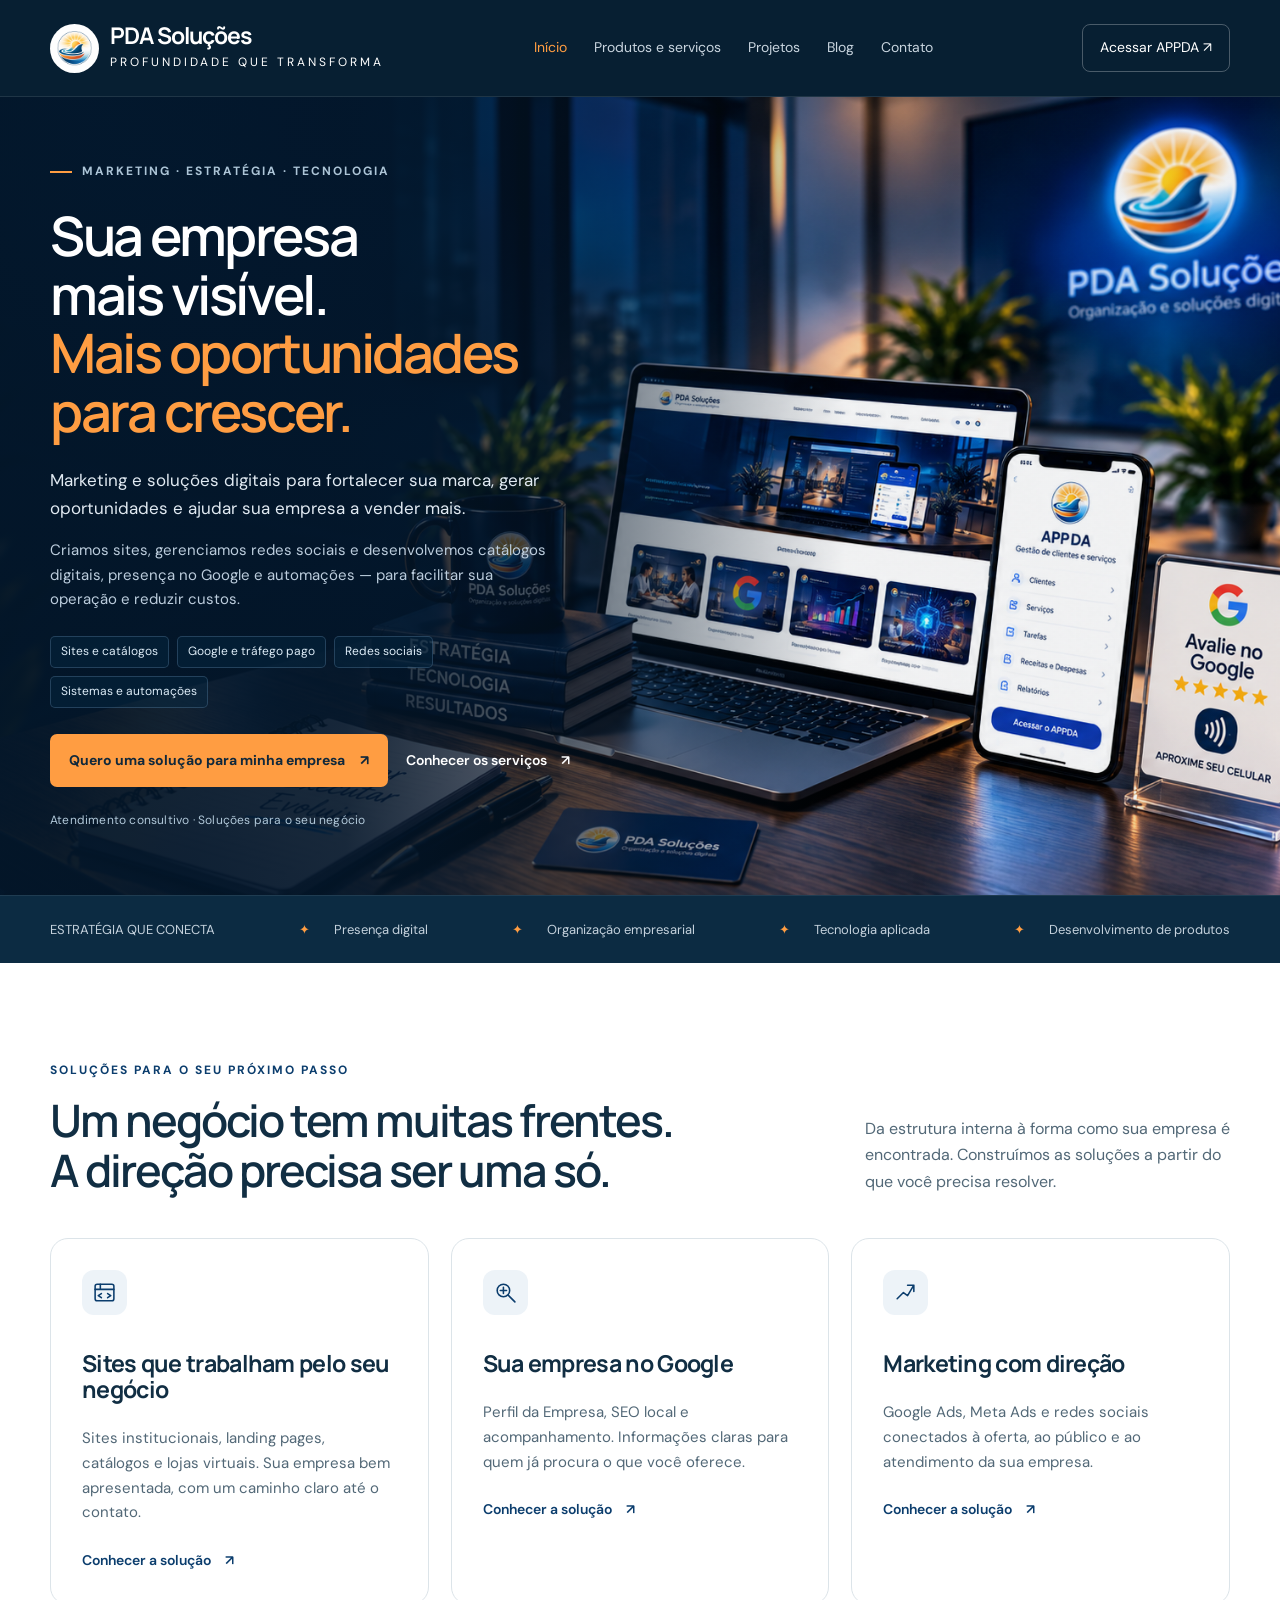
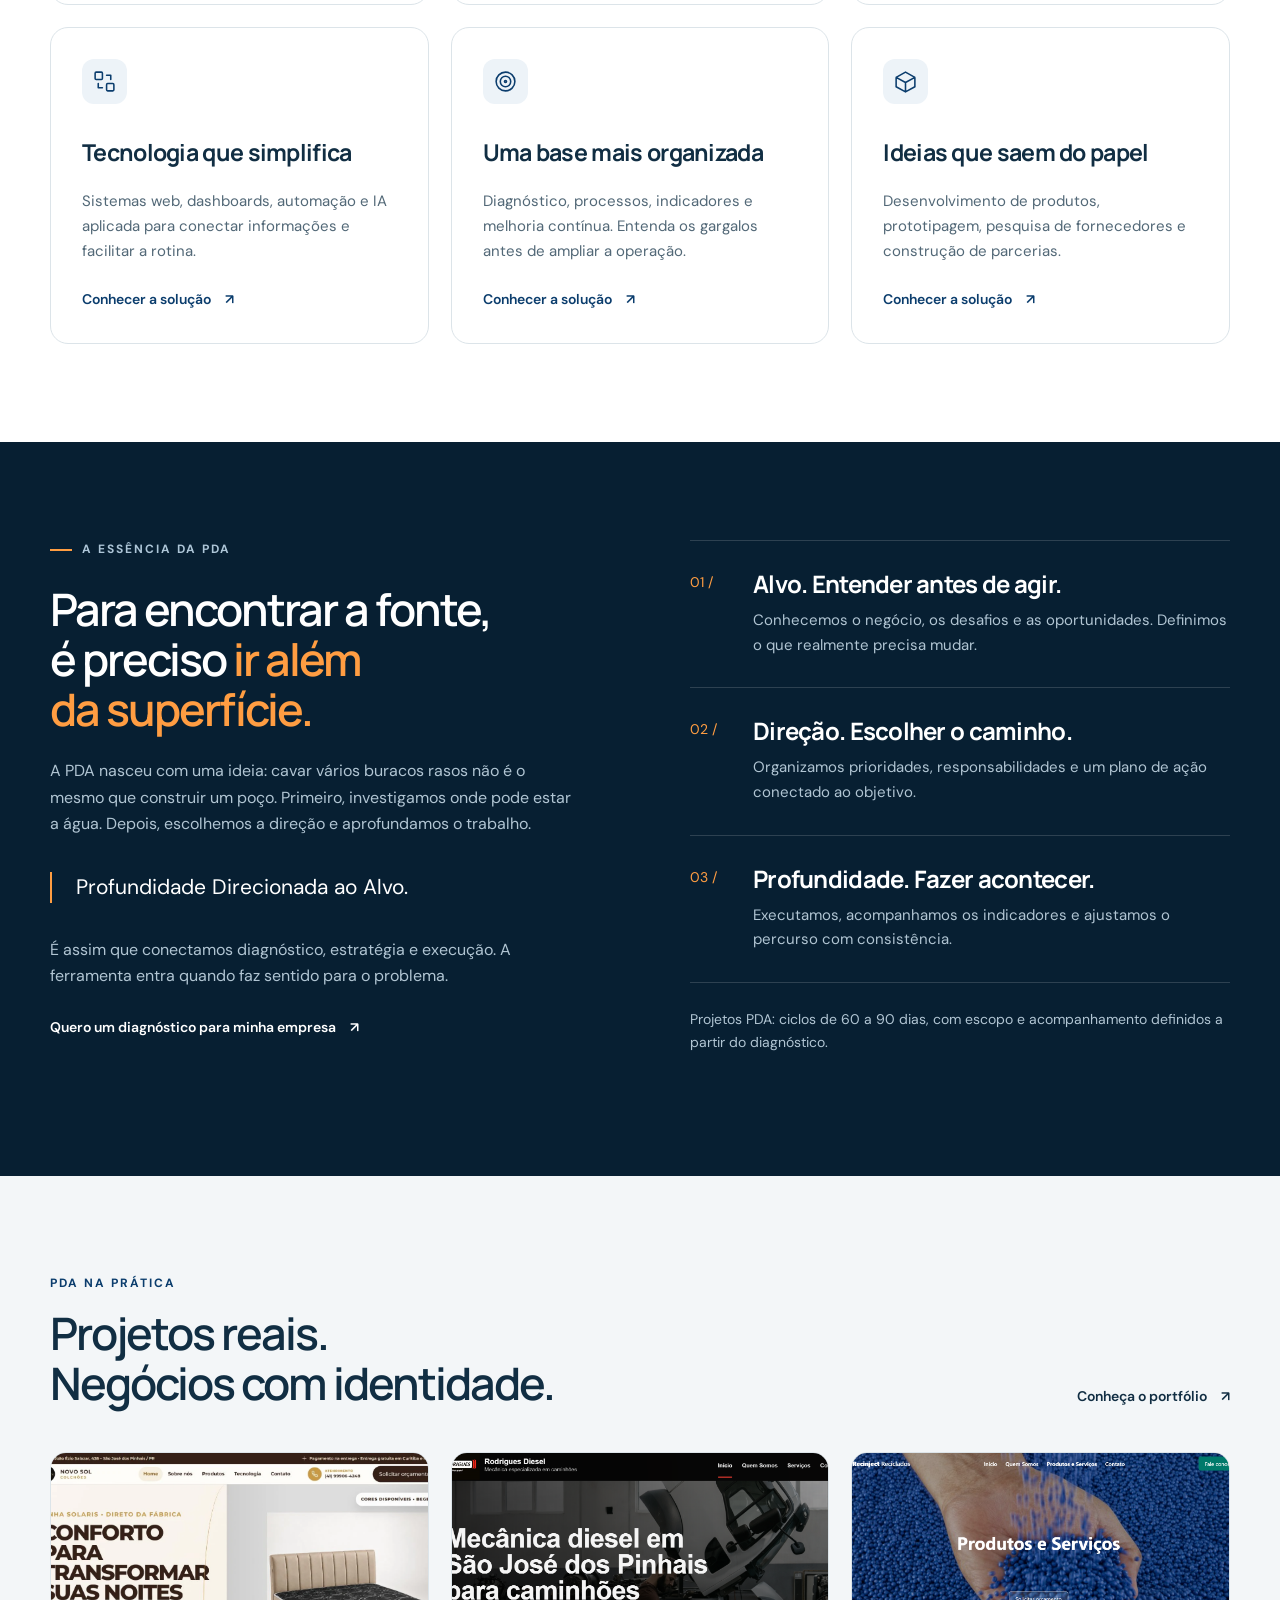
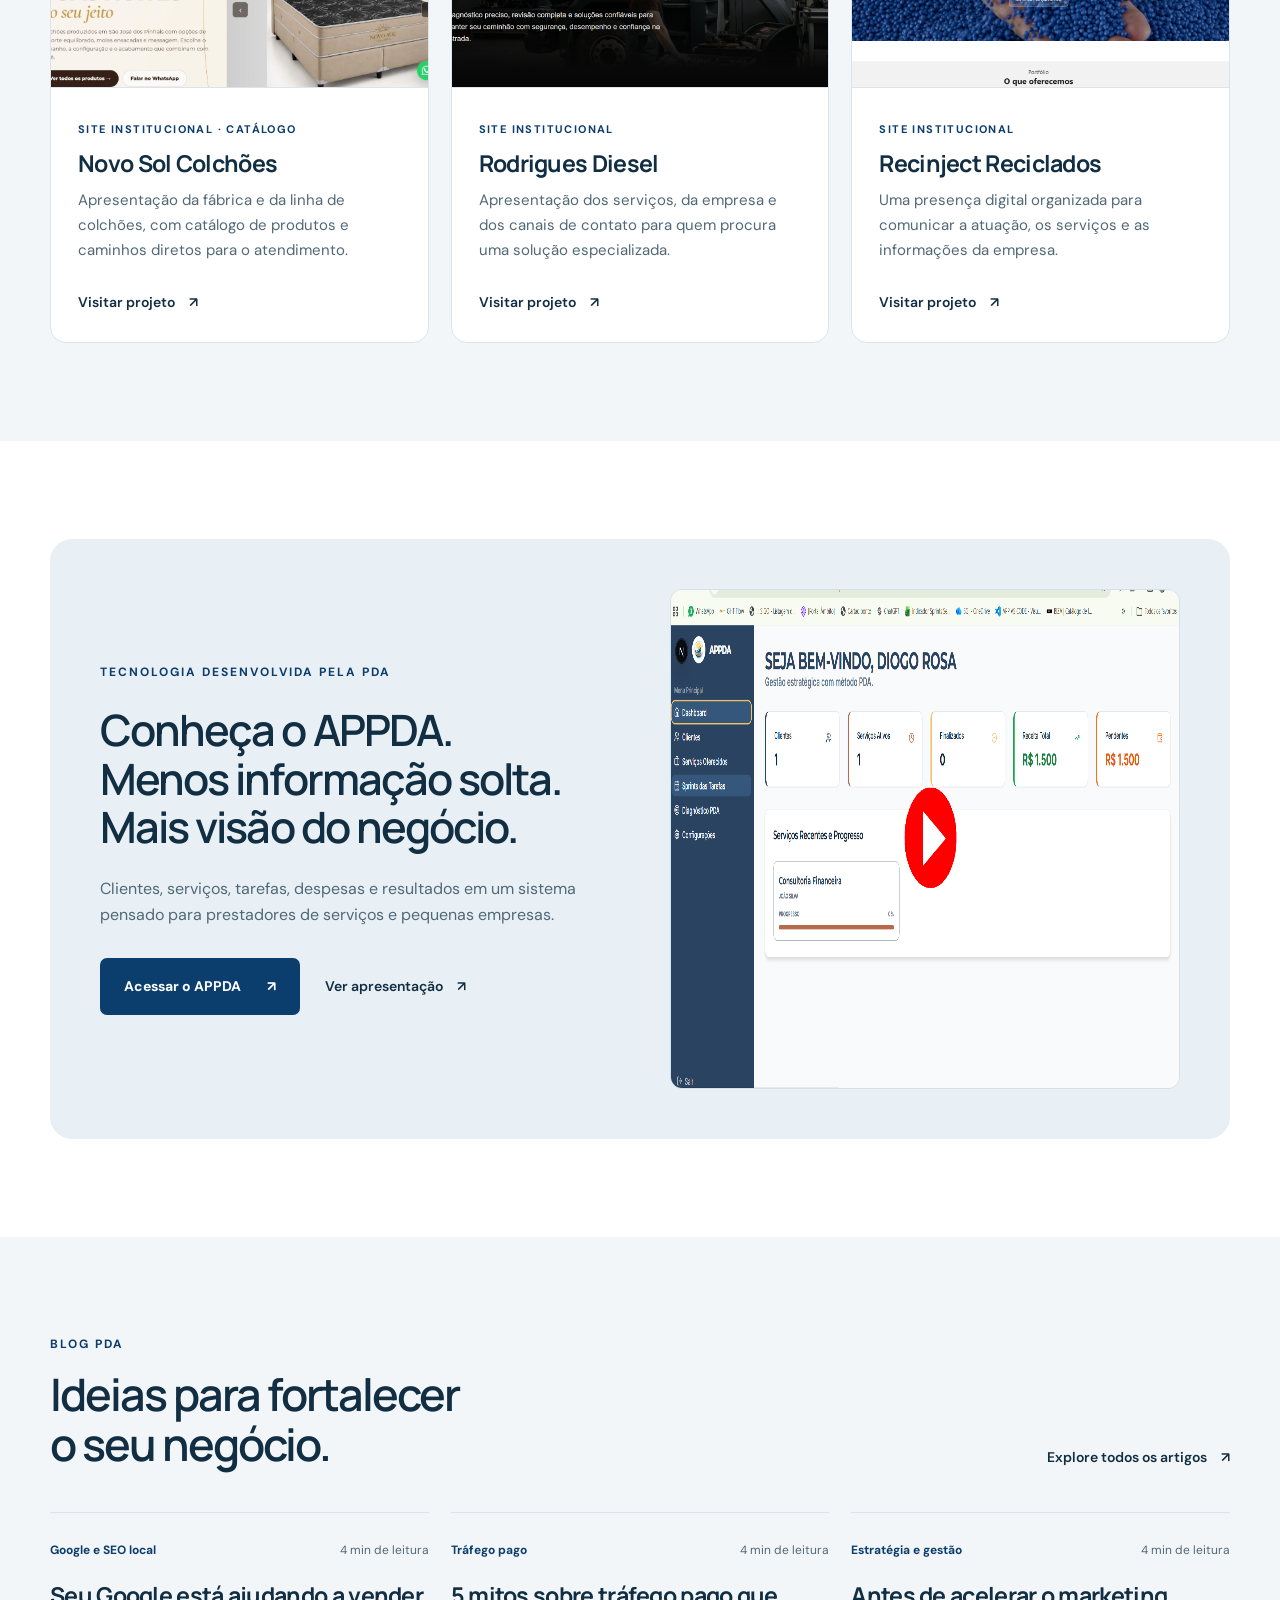
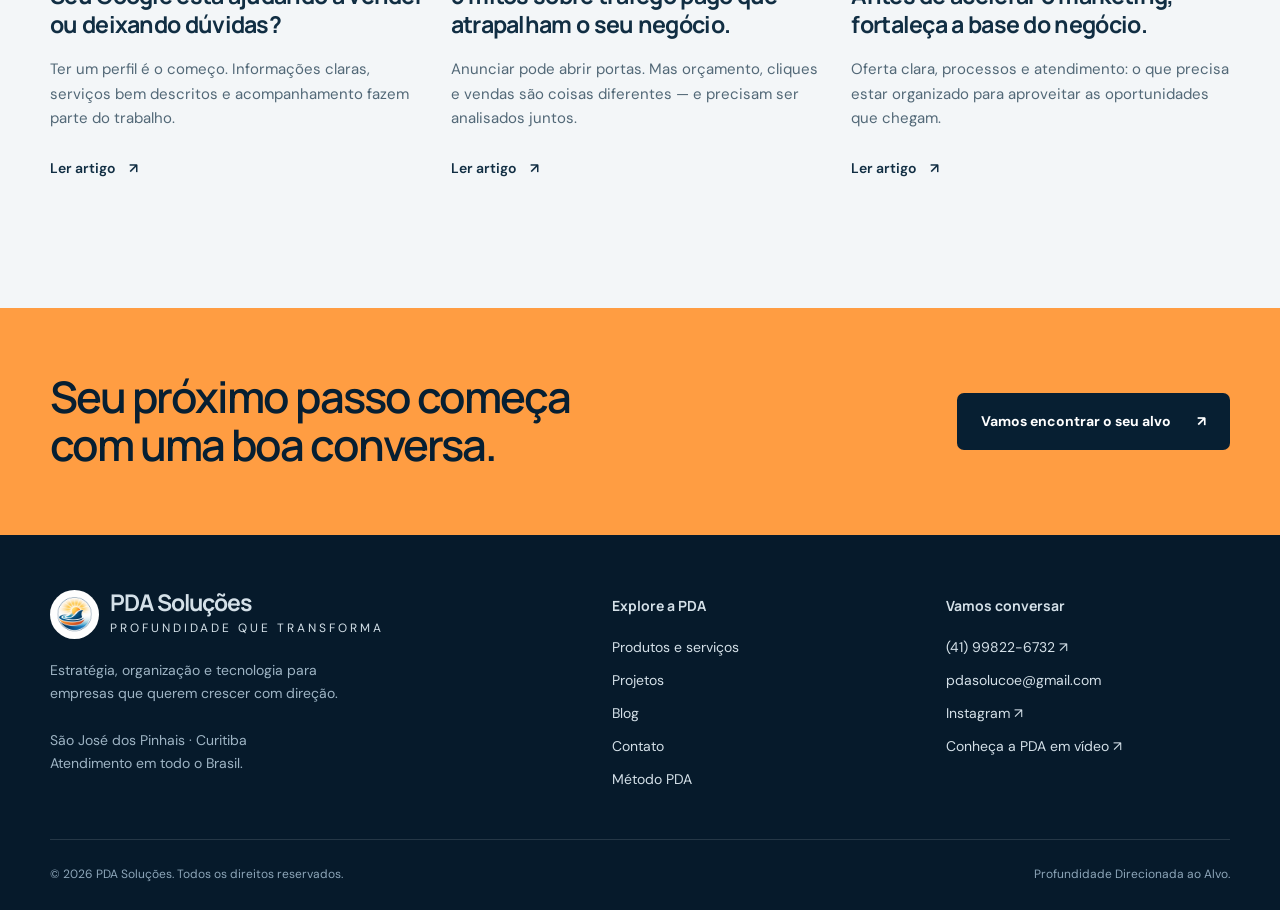
<file: index.html>
<!doctype html><html lang="pt-BR"><head><meta charset="utf-8"><meta name="viewport" content="width=device-width, initial-scale=1"><title>Estratégia, sites e soluções para o seu negócio | PDA Soluções</title><meta name="description" content="Sites, Google, marketing, organização empresarial e tecnologia em São José dos Pinhais e Curitiba. Conheça o Método PDA."><meta name="theme-color" content="#071f32"><link rel="icon" href="assets/logo-pda.png" type="image/png"><link rel="canonical" href="https://pdasolucoe.com.br/"><meta property="og:title" content="Estratégia, sites e soluções para o seu negócio | PDA Soluções"><meta property="og:description" content="Sites, Google, marketing, organização empresarial e tecnologia em São José dos Pinhais e Curitiba. Conheça o Método PDA."><meta property="og:type" content="website"><meta property="og:locale" content="pt_BR"><meta property="og:image" content="https://pdasolucoe.com.br/assets/logo-pda.png"><link rel="stylesheet" href="styles.css"><script src="script.js" defer></script></head><body><a class="skip" href="#conteudo">Pular para o conteúdo</a><header class="header"><div class="container header-inner"><a class="brand" href="index.html" aria-label="PDA Soluções, início"><img src="assets/logo-pda.png" width="49" height="49" alt=""><span><strong>PDA Soluções</strong><small>Profundidade que transforma</small></span></a><button class="menu-toggle" aria-expanded="false" aria-controls="menu">Menu <span aria-hidden="true">☰</span></button><nav class="nav" id="menu" aria-label="Menu principal"><a href="index.html" aria-current="page">Início</a><a href="solucoes.html" >Produtos e serviços</a><a href="projetos.html" >Projetos</a><a href="blog.html" >Blog</a><a href="contato.html" >Contato</a></nav><a class="header-cta" href="https://appda.vercel.app/" target="_blank" rel="noopener noreferrer">Acessar APPDA ↗</a></div></header><main id="conteudo"><section class="hero hero-marketing" aria-labelledby="hero-title">
  <img class="hero-scene" src="assets/pda-espaco-corporativo.png" alt="Ambiente ilustrativo da PDA com site, APPDA e soluções de presença digital" width="1672" height="941" fetchpriority="high">
  <div class="container hero-marketing-inner">
    <div class="hero-copy">
      <span class="eyebrow"><i></i>Marketing · Estratégia · Tecnologia</span>
      <h1 id="hero-title">Sua empresa<br>mais visível.<br><em>Mais oportunidades<br>para crescer.</em></h1>
      <p>Marketing e soluções digitais para fortalecer sua marca, gerar oportunidades e ajudar sua empresa a vender mais.</p>
      <p class="hero-support">Criamos sites, gerenciamos redes sociais e desenvolvemos catálogos digitais, presença no Google e automações — para facilitar sua operação e reduzir custos.</p>
      <ul class="hero-services" aria-label="Principais soluções"><li>Sites e catálogos</li><li>Google e tráfego pago</li><li>Redes sociais</li><li>Sistemas e automações</li></ul>
      <div class="actions"><a class="btn btn-primary" href="contato.html">Quero uma solução para minha empresa <span aria-hidden="true">↗</span></a><a class="text-link" href="solucoes.html">Conhecer os serviços <span aria-hidden="true">↗</span></a></div>
      <div class="hero-note">Atendimento consultivo · Soluções para o seu negócio</div>
    </div>
  </div>
</section><div class="ribbon"><div class="container"><span>ESTRATÉGIA QUE CONECTA</span><span>Presença digital</span><span>Organização empresarial</span><span>Tecnologia aplicada</span><span>Desenvolvimento de produtos</span></div></div><section class="section"><div class="container"><div class="section-top"><div><span class="eyebrow">Soluções para o seu próximo passo</span><h2>Um negócio tem muitas frentes.<br>A direção precisa ser uma só.</h2></div><p>Da estrutura interna à forma como sua empresa é encontrada. Construímos as soluções a partir do que você precisa resolver.</p></div><div class="grid-3"><article class="service-card"><span class="icon" aria-hidden="true"><svg viewBox="0 0 24 24"><rect x="3" y="4" width="18" height="16" rx="2"/><path d="M3 9h18M8 4v5m1 4-3 2 3 2m6-4 3 2-3 2"/></svg></span><h3>Sites que trabalham pelo seu negócio</h3><p>Sites institucionais, landing pages, catálogos e lojas virtuais. Sua empresa bem apresentada, com um caminho claro até o contato.</p><a class="text-link" href="solucoes.html#sites">Conhecer a solução <span aria-hidden="true">↗</span></a></article><article class="service-card"><span class="icon" aria-hidden="true"><svg viewBox="0 0 24 24"><circle cx="10" cy="10" r="6"/><path d="m15 15 6 6M7 10h6m-3-3v6"/></svg></span><h3>Sua empresa no Google</h3><p>Perfil da Empresa, SEO local e acompanhamento. Informações claras para quem já procura o que você oferece.</p><a class="text-link" href="solucoes.html#google">Conhecer a solução <span aria-hidden="true">↗</span></a></article><article class="service-card"><span class="icon" aria-hidden="true"><svg viewBox="0 0 24 24"><path d="M4 18 10 12l4 3 6-10M14 5h6v6"/></svg></span><h3>Marketing com direção</h3><p>Google Ads, Meta Ads e redes sociais conectados à oferta, ao público e ao atendimento da sua empresa.</p><a class="text-link" href="solucoes.html#marketing">Conhecer a solução <span aria-hidden="true">↗</span></a></article><article class="service-card"><span class="icon" aria-hidden="true"><svg viewBox="0 0 24 24"><rect x="3" y="3" width="7" height="7" rx="1"/><rect x="14" y="14" width="7" height="7" rx="1"/><path d="M14 6h4v4M6 14v4h4"/></svg></span><h3>Tecnologia que simplifica</h3><p>Sistemas web, dashboards, automação e IA aplicada para conectar informações e facilitar a rotina.</p><a class="text-link" href="solucoes.html#tecnologia">Conhecer a solução <span aria-hidden="true">↗</span></a></article><article class="service-card"><span class="icon" aria-hidden="true"><svg viewBox="0 0 24 24"><circle cx="12" cy="12" r="9"/><circle cx="12" cy="12" r="5"/><circle cx="12" cy="12" r="1"/></svg></span><h3>Uma base mais organizada</h3><p>Diagnóstico, processos, indicadores e melhoria contínua. Entenda os gargalos antes de ampliar a operação.</p><a class="text-link" href="solucoes.html#gestao">Conhecer a solução <span aria-hidden="true">↗</span></a></article><article class="service-card"><span class="icon" aria-hidden="true"><svg viewBox="0 0 24 24"><path d="m12 3 9 5v9l-9 5-9-5V8l9-5Zm0 10 9-5M12 13 3 8m9 5v9"/></svg></span><h3>Ideias que saem do papel</h3><p>Desenvolvimento de produtos, prototipagem, pesquisa de fornecedores e construção de parcerias.</p><a class="text-link" href="solucoes.html#produtos">Conhecer a solução <span aria-hidden="true">↗</span></a></article></div></div></section><section class="section dark" id="metodo"><div class="container method-grid"><div class="method-copy"><span class="eyebrow"><i></i>A essência da PDA</span><h2>Para encontrar a fonte,<br>é preciso <em>ir além<br>da superfície.</em></h2><p>A PDA nasceu com uma ideia: cavar vários buracos rasos não é o mesmo que construir um poço. Primeiro, investigamos onde pode estar a água. Depois, escolhemos a direção e aprofundamos o trabalho.</p><div class="method-quote">Profundidade Direcionada ao Alvo.</div><p>É assim que conectamos diagnóstico, estratégia e execução. A ferramenta entra quando faz sentido para o problema.</p><a class="text-link" href="contato.html?interesse=Diagnóstico%20PDA">Quero um diagnóstico para minha empresa <span aria-hidden="true">↗</span></a></div><div class="method-steps"><article class="method-step"><span>01 /</span><div><h3>Alvo. Entender antes de agir.</h3><p>Conhecemos o negócio, os desafios e as oportunidades. Definimos o que realmente precisa mudar.</p></div></article><article class="method-step"><span>02 /</span><div><h3>Direção. Escolher o caminho.</h3><p>Organizamos prioridades, responsabilidades e um plano de ação conectado ao objetivo.</p></div></article><article class="method-step"><span>03 /</span><div><h3>Profundidade. Fazer acontecer.</h3><p>Executamos, acompanhamos os indicadores e ajustamos o percurso com consistência.</p></div></article><p style="margin-top:25px;font-size:14px">Projetos PDA: ciclos de 60 a 90 dias, com escopo e acompanhamento definidos a partir do diagnóstico.</p></div></div></section><section class="section light"><div class="container"><div class="section-top"><div><span class="eyebrow">PDA na prática</span><h2>Projetos reais.<br>Negócios com identidade.</h2></div><a class="text-link" href="projetos.html">Conheça o portfólio <span aria-hidden="true">↗</span></a></div><div class="grid-3"><article class="project-card"><a href="https://novosolcolchoes.com.br/" target="_blank" rel="noopener noreferrer" aria-label="Visitar site Novo Sol Colchões"><div class="project-image"><img src="assets/novo-sol.webp" alt="Captura real do site Novo Sol Colchões" loading="lazy" width="800" height="500"></div><div class="project-copy"><span class="tag">Site institucional · Catálogo</span><h3>Novo Sol Colchões</h3><p>Apresentação da fábrica e da linha de colchões, com catálogo de produtos e caminhos diretos para o atendimento.</p><span class="text-link">Visitar projeto <span aria-hidden="true">↗</span></span></div></a></article><article class="project-card"><a href="https://rodriguesdiesel.com.br/" target="_blank" rel="noopener noreferrer" aria-label="Visitar site Rodrigues Diesel"><div class="project-image"><img src="assets/rodrigues-diesel.png" alt="Captura real do site Rodrigues Diesel" loading="lazy" width="800" height="500"></div><div class="project-copy"><span class="tag">Site institucional</span><h3>Rodrigues Diesel</h3><p>Apresentação dos serviços, da empresa e dos canais de contato para quem procura uma solução especializada.</p><span class="text-link">Visitar projeto <span aria-hidden="true">↗</span></span></div></a></article><article class="project-card"><a href="https://recinjectreciclados.com.br/" target="_blank" rel="noopener noreferrer" aria-label="Visitar site Recinject Reciclados"><div class="project-image"><img src="assets/recinject-reciclados.png" alt="Captura real do site Recinject Reciclados" loading="lazy" width="800" height="500"></div><div class="project-copy"><span class="tag">Site institucional</span><h3>Recinject Reciclados</h3><p>Uma presença digital organizada para comunicar a atuação, os serviços e as informações da empresa.</p><span class="text-link">Visitar projeto <span aria-hidden="true">↗</span></span></div></a></article></div></div></section><section class="section"><div class="container"><div class="app-band" id="appda"><div><span class="eyebrow">Tecnologia desenvolvida pela PDA</span><h2>Conheça o APPDA.<br>Menos informação solta.<br>Mais visão do negócio.</h2><p class="muted">Clientes, serviços, tarefas, despesas e resultados em um sistema pensado para prestadores de serviços e pequenas empresas.</p><div class="actions"><a class="btn btn-blue" href="https://appda.vercel.app/">Acessar o APPDA<span aria-hidden="true">↗</span></a><a class="text-link" href="https://youtu.be/FBcx6y73zVg" target="_blank" rel="noopener noreferrer">Ver apresentação <span aria-hidden="true">↗</span></a></div></div><a href="https://youtu.be/FBcx6y73zVg" target="_blank" rel="noopener noreferrer" aria-label="Assistir à apresentação do APPDA"><img src="assets/appda-dashboard.png" alt="Tela real do APPDA, sistema de gestão desenvolvido pela PDA" loading="lazy" width="800" height="500"></a></div></div></section><section class="section light"><div class="container"><div class="section-top"><div><span class="eyebrow">Blog PDA</span><h2>Ideias para fortalecer<br>o seu negócio.</h2></div><a class="text-link" href="blog.html">Explore todos os artigos <span aria-hidden="true">↗</span></a></div><div class="grid-3"><article class="blog-card"><div class="meta"><span>Google e SEO local</span><span>4 min de leitura</span></div><h3><a href="blog-google-meu-negocio.html">Seu Google está ajudando a vender ou deixando dúvidas?</a></h3><p>Ter um perfil é o começo. Informações claras, serviços bem descritos e acompanhamento fazem parte do trabalho.</p><a class="text-link" href="blog-google-meu-negocio.html">Ler artigo <span aria-hidden="true">↗</span></a></article><article class="blog-card"><div class="meta"><span>Tráfego pago</span><span>4 min de leitura</span></div><h3><a href="blog-mitos-trafego-pago.html">5 mitos sobre tráfego pago que atrapalham o seu negócio.</a></h3><p>Anunciar pode abrir portas. Mas orçamento, cliques e vendas são coisas diferentes — e precisam ser analisados juntos.</p><a class="text-link" href="blog-mitos-trafego-pago.html">Ler artigo <span aria-hidden="true">↗</span></a></article><article class="blog-card"><div class="meta"><span>Estratégia e gestão</span><span>4 min de leitura</span></div><h3><a href="blog-base-solida-marketing.html">Antes de acelerar o marketing, fortaleça a base do negócio.</a></h3><p>Oferta clara, processos e atendimento: o que precisa estar organizado para aproveitar as oportunidades que chegam.</p><a class="text-link" href="blog-base-solida-marketing.html">Ler artigo <span aria-hidden="true">↗</span></a></article></div></div></section><section class="cta"><div class="container"><h2>Seu próximo passo começa<br>com uma boa conversa.</h2><a class="btn btn-primary" href="contato.html">Vamos encontrar o seu alvo<span aria-hidden="true">↗</span></a></div></section></main><footer class="footer"><div class="container"><div class="footer-top"><div><a class="brand" href="index.html" aria-label="PDA Soluções, início"><img src="assets/logo-pda.png" width="49" height="49" alt=""><span><strong>PDA Soluções</strong><small>Profundidade que transforma</small></span></a><p>Estratégia, organização e tecnologia para empresas que querem crescer com direção.</p><p>São José dos Pinhais · Curitiba<br>Atendimento em todo o Brasil.</p></div><div><h3>Explore a PDA</h3><nav aria-label="Rodapé"><a href="solucoes.html">Produtos e serviços</a><a href="projetos.html">Projetos</a><a href="blog.html">Blog</a><a href="contato.html">Contato</a><a href="index.html#metodo">Método PDA</a></nav></div><div><h3>Vamos conversar</h3><nav aria-label="Canais de contato"><a href="https://wa.me/5541998226732" target="_blank" rel="noopener noreferrer">(41) 99822-6732 ↗</a><a href="mailto:pdasolucoe@gmail.com">pdasolucoe@gmail.com</a><a href="https://www.instagram.com/pda.solucoe/" target="_blank" rel="noopener noreferrer">Instagram ↗</a><a href="https://youtu.be/tJAeiWPma-4" target="_blank" rel="noopener noreferrer">Conheça a PDA em vídeo ↗</a></nav></div></div><div class="footer-bottom"><span>© 2026 PDA Soluções. Todos os direitos reservados.</span><span>Profundidade Direcionada ao Alvo.</span></div></div></footer></body></html>
</file>
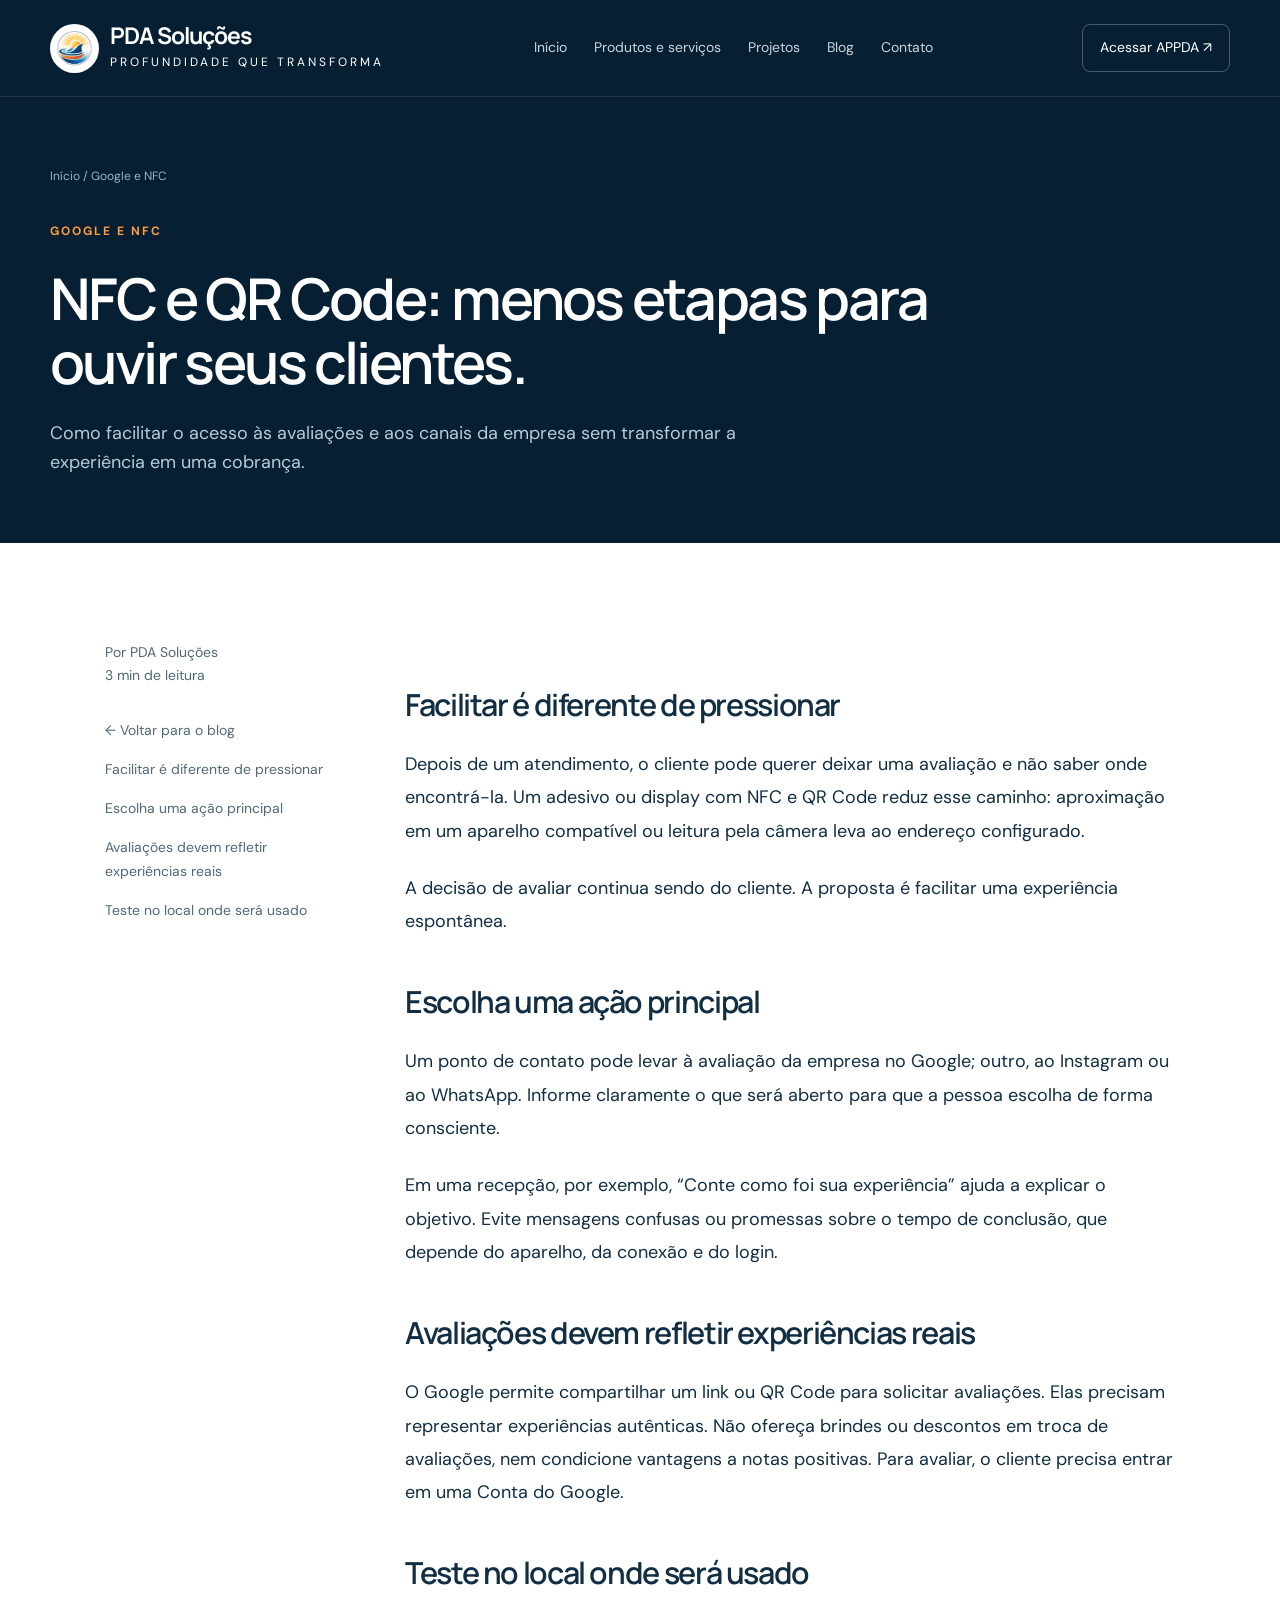
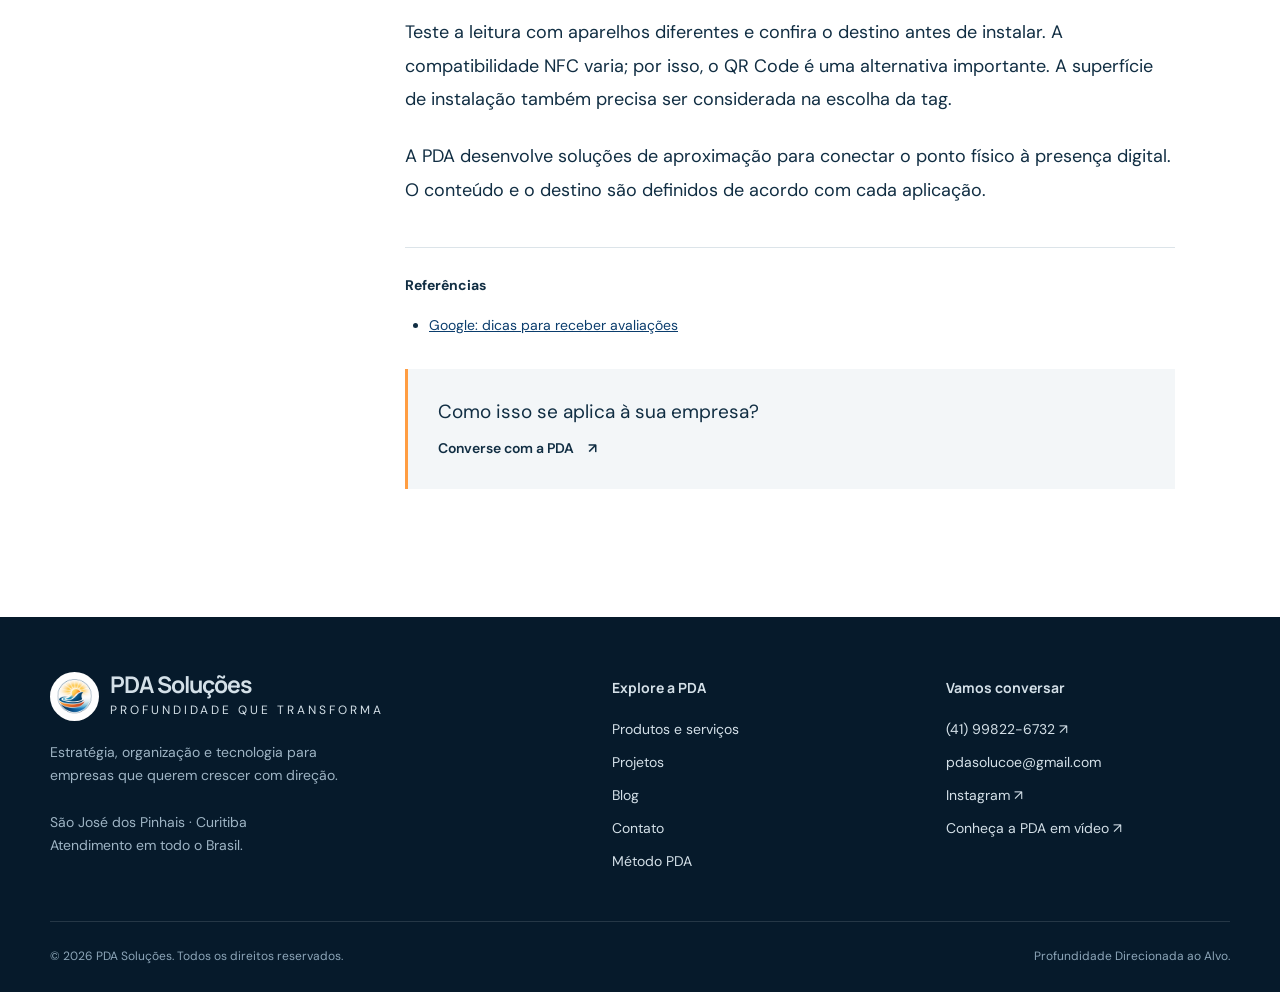
<file: blog-avaliacoes-google-nfc.html>
<!doctype html><html lang="pt-BR"><head><meta charset="utf-8"><meta name="viewport" content="width=device-width, initial-scale=1"><title>NFC e QR Code: menos etapas para ouvir seus clientes. | PDA Soluções</title><meta name="description" content="Como facilitar o acesso às avaliações e aos canais da empresa sem transformar a experiência em uma cobrança."><meta name="theme-color" content="#071f32"><link rel="icon" href="assets/logo-pda.png" type="image/png"><link rel="canonical" href="https://pdasolucoe.com.br/blog-avaliacoes-google-nfc.html"><meta property="og:title" content="NFC e QR Code: menos etapas para ouvir seus clientes. | PDA Soluções"><meta property="og:description" content="Como facilitar o acesso às avaliações e aos canais da empresa sem transformar a experiência em uma cobrança."><meta property="og:type" content="website"><meta property="og:locale" content="pt_BR"><meta property="og:image" content="https://pdasolucoe.com.br/assets/logo-pda.png"><link rel="stylesheet" href="styles.css"><script src="script.js" defer></script></head><body><a class="skip" href="#conteudo">Pular para o conteúdo</a><header class="header"><div class="container header-inner"><a class="brand" href="index.html" aria-label="PDA Soluções, início"><img src="assets/logo-pda.png" width="49" height="49" alt=""><span><strong>PDA Soluções</strong><small>Profundidade que transforma</small></span></a><button class="menu-toggle" aria-expanded="false" aria-controls="menu">Menu <span aria-hidden="true">☰</span></button><nav class="nav" id="menu" aria-label="Menu principal"><a href="index.html" >Início</a><a href="solucoes.html" >Produtos e serviços</a><a href="projetos.html" >Projetos</a><a href="blog.html" >Blog</a><a href="contato.html" >Contato</a></nav><a class="header-cta" href="https://appda.vercel.app/" target="_blank" rel="noopener noreferrer">Acessar APPDA ↗</a></div></header><main id="conteudo"><section class="page-intro"><div class="container"><div class="breadcrumb"><a href="index.html">Início</a> / Google e NFC</div><span class="eyebrow" style="color:#ff9d42">Google e NFC</span><h1>NFC e QR Code: menos etapas para ouvir seus clientes.</h1><p>Como facilitar o acesso às avaliações e aos canais da empresa sem transformar a experiência em uma cobrança.</p></div></section><section class="section"><div class="container article-layout"><aside class="article-sidebar"><p>Por PDA Soluções<br>3 min de leitura</p><a href="blog.html">← Voltar para o blog</a><nav aria-label="Neste artigo"><a href="#parte-1">Facilitar é diferente de pressionar</a><a href="#parte-2">Escolha uma ação principal</a><a href="#parte-3">Avaliações devem refletir experiências reais</a><a href="#parte-4">Teste no local onde será usado</a></nav></aside><article class="article-body"><section id="parte-1"><h2>Facilitar é diferente de pressionar</h2><p>Depois de um atendimento, o cliente pode querer deixar uma avaliação e não saber onde encontrá-la. Um adesivo ou display com NFC e QR Code reduz esse caminho: aproximação em um aparelho compatível ou leitura pela câmera leva ao endereço configurado.</p><p>A decisão de avaliar continua sendo do cliente. A proposta é facilitar uma experiência espontânea.</p></section><section id="parte-2"><h2>Escolha uma ação principal</h2><p>Um ponto de contato pode levar à avaliação da empresa no Google; outro, ao Instagram ou ao WhatsApp. Informe claramente o que será aberto para que a pessoa escolha de forma consciente.</p><p>Em uma recepção, por exemplo, “Conte como foi sua experiência” ajuda a explicar o objetivo. Evite mensagens confusas ou promessas sobre o tempo de conclusão, que depende do aparelho, da conexão e do login.</p></section><section id="parte-3"><h2>Avaliações devem refletir experiências reais</h2><p>O Google permite compartilhar um link ou QR Code para solicitar avaliações. Elas precisam representar experiências autênticas. Não ofereça brindes ou descontos em troca de avaliações, nem condicione vantagens a notas positivas. Para avaliar, o cliente precisa entrar em uma Conta do Google.</p></section><section id="parte-4"><h2>Teste no local onde será usado</h2><p>Teste a leitura com aparelhos diferentes e confira o destino antes de instalar. A compatibilidade NFC varia; por isso, o QR Code é uma alternativa importante. A superfície de instalação também precisa ser considerada na escolha da tag.</p><p>A PDA desenvolve soluções de aproximação para conectar o ponto físico à presença digital. O conteúdo e o destino são definidos de acordo com cada aplicação.</p></section><div class="sources"><strong>Referências</strong><ul><li><a href="https://support.google.com/business/answer/3474122?hl=pt-BR" target="_blank" rel="noopener noreferrer">Google: dicas para receber avaliações</a></li></ul></div><div class="callout">Como isso se aplica à sua empresa?<br><a class="text-link" href="contato.html">Converse com a PDA <span aria-hidden="true">↗</span></a></div></article></div></section></main><footer class="footer"><div class="container"><div class="footer-top"><div><a class="brand" href="index.html" aria-label="PDA Soluções, início"><img src="assets/logo-pda.png" width="49" height="49" alt=""><span><strong>PDA Soluções</strong><small>Profundidade que transforma</small></span></a><p>Estratégia, organização e tecnologia para empresas que querem crescer com direção.</p><p>São José dos Pinhais · Curitiba<br>Atendimento em todo o Brasil.</p></div><div><h3>Explore a PDA</h3><nav aria-label="Rodapé"><a href="solucoes.html">Produtos e serviços</a><a href="projetos.html">Projetos</a><a href="blog.html">Blog</a><a href="contato.html">Contato</a><a href="index.html#metodo">Método PDA</a></nav></div><div><h3>Vamos conversar</h3><nav aria-label="Canais de contato"><a href="https://wa.me/5541998226732" target="_blank" rel="noopener noreferrer">(41) 99822-6732 ↗</a><a href="mailto:pdasolucoe@gmail.com">pdasolucoe@gmail.com</a><a href="https://www.instagram.com/pda.solucoe/" target="_blank" rel="noopener noreferrer">Instagram ↗</a><a href="https://youtu.be/tJAeiWPma-4" target="_blank" rel="noopener noreferrer">Conheça a PDA em vídeo ↗</a></nav></div></div><div class="footer-bottom"><span>© 2026 PDA Soluções. Todos os direitos reservados.</span><span>Profundidade Direcionada ao Alvo.</span></div></div></footer></body></html>
</file>
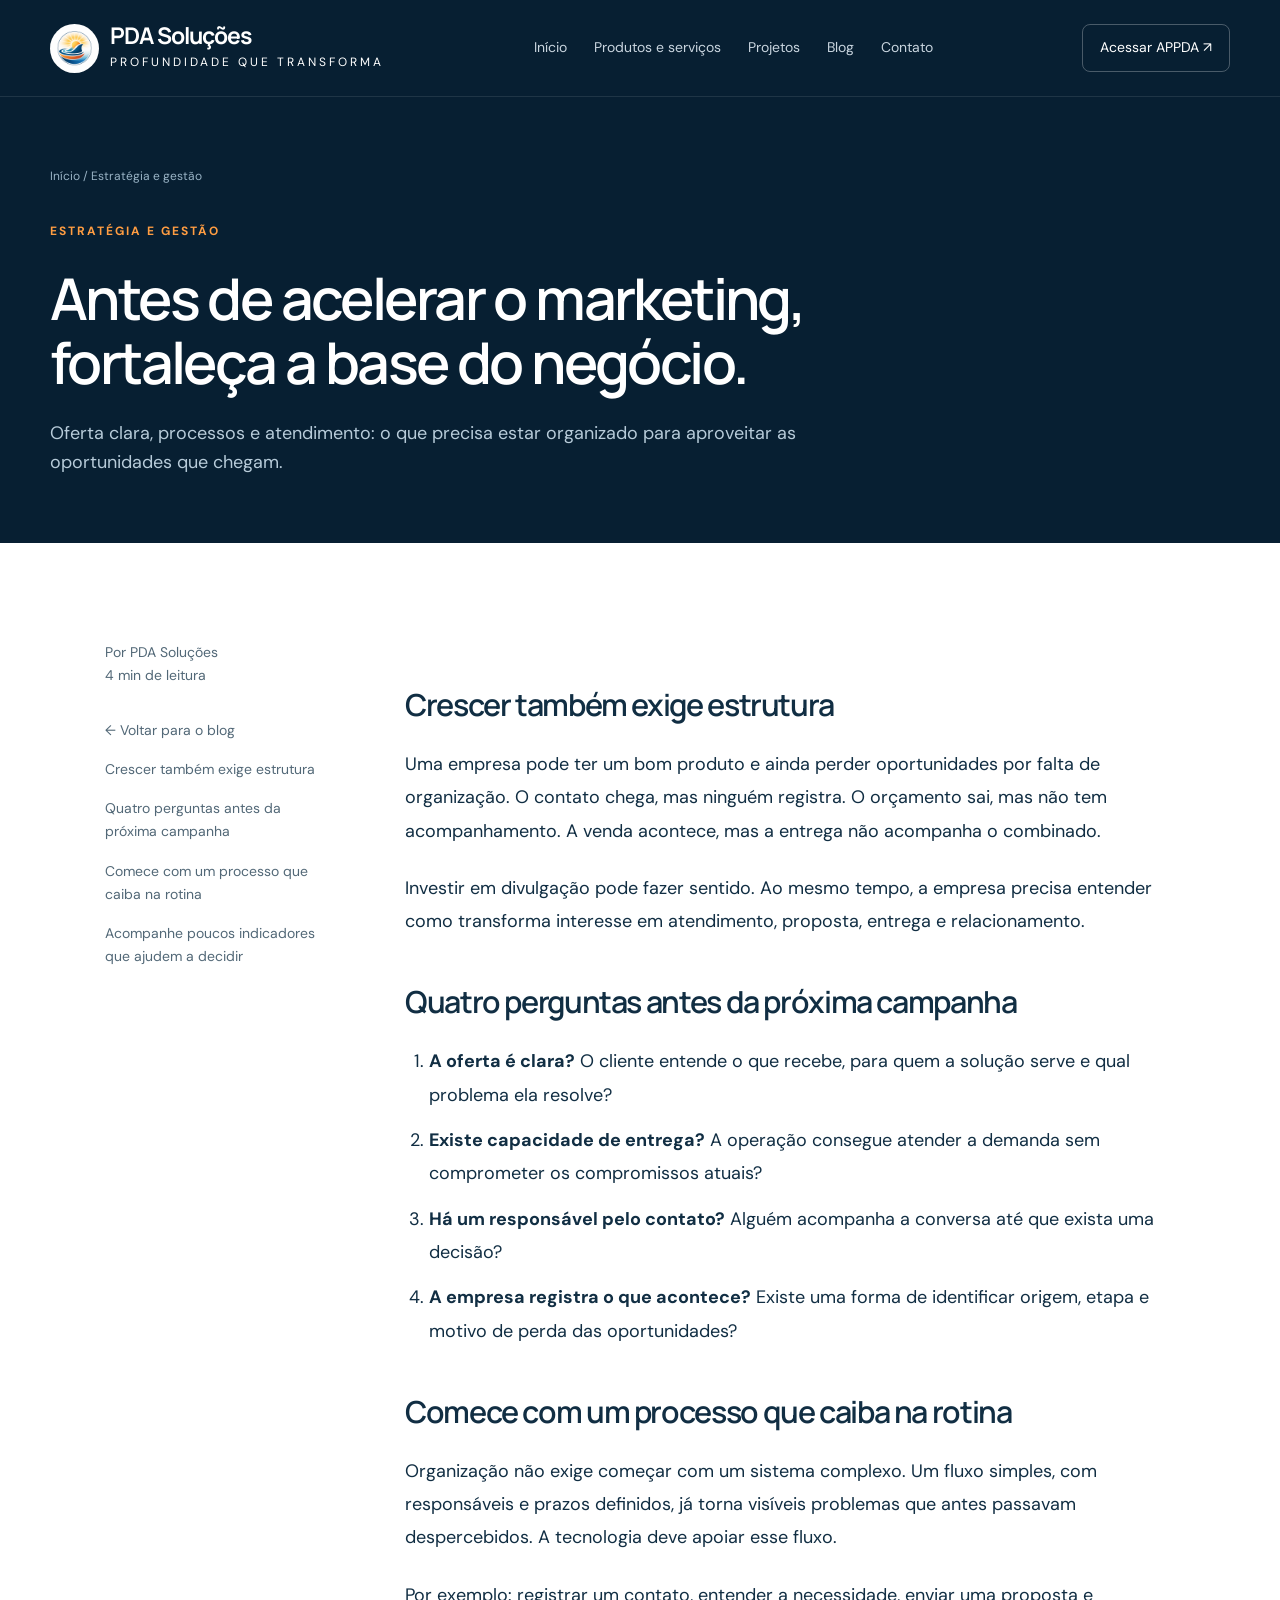
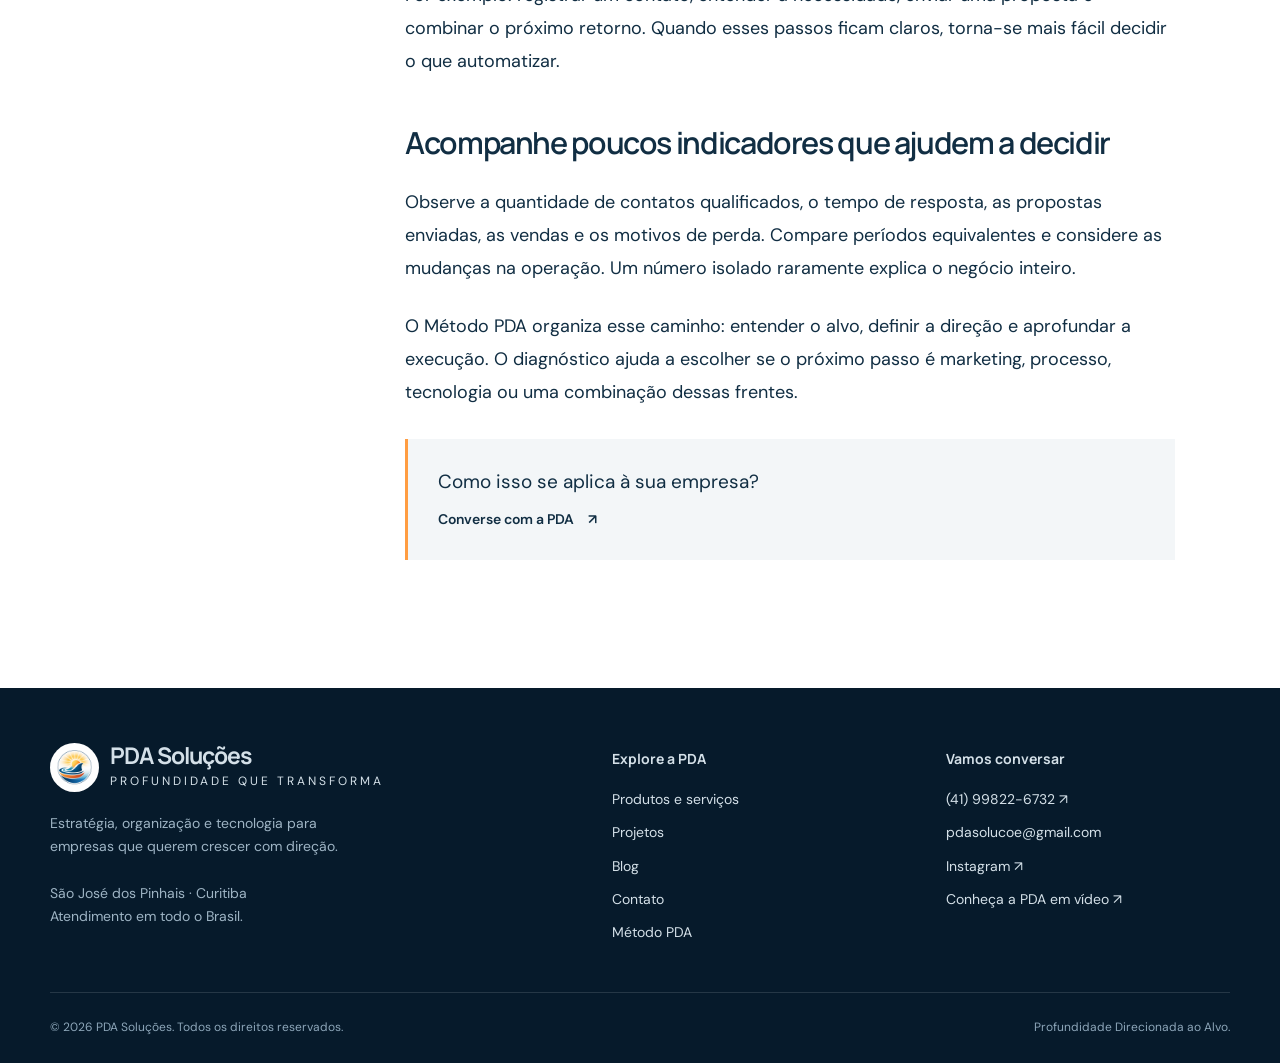
<file: blog-base-solida-marketing.html>
<!doctype html><html lang="pt-BR"><head><meta charset="utf-8"><meta name="viewport" content="width=device-width, initial-scale=1"><title>Antes de acelerar o marketing, fortaleça a base do negócio. | PDA Soluções</title><meta name="description" content="Oferta clara, processos e atendimento: o que precisa estar organizado para aproveitar as oportunidades que chegam."><meta name="theme-color" content="#071f32"><link rel="icon" href="assets/logo-pda.png" type="image/png"><link rel="canonical" href="https://pdasolucoe.com.br/blog-base-solida-marketing.html"><meta property="og:title" content="Antes de acelerar o marketing, fortaleça a base do negócio. | PDA Soluções"><meta property="og:description" content="Oferta clara, processos e atendimento: o que precisa estar organizado para aproveitar as oportunidades que chegam."><meta property="og:type" content="website"><meta property="og:locale" content="pt_BR"><meta property="og:image" content="https://pdasolucoe.com.br/assets/logo-pda.png"><link rel="stylesheet" href="styles.css"><script src="script.js" defer></script></head><body><a class="skip" href="#conteudo">Pular para o conteúdo</a><header class="header"><div class="container header-inner"><a class="brand" href="index.html" aria-label="PDA Soluções, início"><img src="assets/logo-pda.png" width="49" height="49" alt=""><span><strong>PDA Soluções</strong><small>Profundidade que transforma</small></span></a><button class="menu-toggle" aria-expanded="false" aria-controls="menu">Menu <span aria-hidden="true">☰</span></button><nav class="nav" id="menu" aria-label="Menu principal"><a href="index.html" >Início</a><a href="solucoes.html" >Produtos e serviços</a><a href="projetos.html" >Projetos</a><a href="blog.html" >Blog</a><a href="contato.html" >Contato</a></nav><a class="header-cta" href="https://appda.vercel.app/" target="_blank" rel="noopener noreferrer">Acessar APPDA ↗</a></div></header><main id="conteudo"><section class="page-intro"><div class="container"><div class="breadcrumb"><a href="index.html">Início</a> / Estratégia e gestão</div><span class="eyebrow" style="color:#ff9d42">Estratégia e gestão</span><h1>Antes de acelerar o marketing, fortaleça a base do negócio.</h1><p>Oferta clara, processos e atendimento: o que precisa estar organizado para aproveitar as oportunidades que chegam.</p></div></section><section class="section"><div class="container article-layout"><aside class="article-sidebar"><p>Por PDA Soluções<br>4 min de leitura</p><a href="blog.html">← Voltar para o blog</a><nav aria-label="Neste artigo"><a href="#parte-1">Crescer também exige estrutura</a><a href="#parte-2">Quatro perguntas antes da próxima campanha</a><a href="#parte-3">Comece com um processo que caiba na rotina</a><a href="#parte-4">Acompanhe poucos indicadores que ajudem a decidir</a></nav></aside><article class="article-body"><section id="parte-1"><h2>Crescer também exige estrutura</h2><p>Uma empresa pode ter um bom produto e ainda perder oportunidades por falta de organização. O contato chega, mas ninguém registra. O orçamento sai, mas não tem acompanhamento. A venda acontece, mas a entrega não acompanha o combinado.</p><p>Investir em divulgação pode fazer sentido. Ao mesmo tempo, a empresa precisa entender como transforma interesse em atendimento, proposta, entrega e relacionamento.</p></section><section id="parte-2"><h2>Quatro perguntas antes da próxima campanha</h2><ol><li><strong>A oferta é clara?</strong> O cliente entende o que recebe, para quem a solução serve e qual problema ela resolve?</li><li><strong>Existe capacidade de entrega?</strong> A operação consegue atender a demanda sem comprometer os compromissos atuais?</li><li><strong>Há um responsável pelo contato?</strong> Alguém acompanha a conversa até que exista uma decisão?</li><li><strong>A empresa registra o que acontece?</strong> Existe uma forma de identificar origem, etapa e motivo de perda das oportunidades?</li></ol></section><section id="parte-3"><h2>Comece com um processo que caiba na rotina</h2><p>Organização não exige começar com um sistema complexo. Um fluxo simples, com responsáveis e prazos definidos, já torna visíveis problemas que antes passavam despercebidos. A tecnologia deve apoiar esse fluxo.</p><p>Por exemplo: registrar um contato, entender a necessidade, enviar uma proposta e combinar o próximo retorno. Quando esses passos ficam claros, torna-se mais fácil decidir o que automatizar.</p></section><section id="parte-4"><h2>Acompanhe poucos indicadores que ajudem a decidir</h2><p>Observe a quantidade de contatos qualificados, o tempo de resposta, as propostas enviadas, as vendas e os motivos de perda. Compare períodos equivalentes e considere as mudanças na operação. Um número isolado raramente explica o negócio inteiro.</p><p>O Método PDA organiza esse caminho: entender o alvo, definir a direção e aprofundar a execução. O diagnóstico ajuda a escolher se o próximo passo é marketing, processo, tecnologia ou uma combinação dessas frentes.</p></section><div class="callout">Como isso se aplica à sua empresa?<br><a class="text-link" href="contato.html">Converse com a PDA <span aria-hidden="true">↗</span></a></div></article></div></section></main><footer class="footer"><div class="container"><div class="footer-top"><div><a class="brand" href="index.html" aria-label="PDA Soluções, início"><img src="assets/logo-pda.png" width="49" height="49" alt=""><span><strong>PDA Soluções</strong><small>Profundidade que transforma</small></span></a><p>Estratégia, organização e tecnologia para empresas que querem crescer com direção.</p><p>São José dos Pinhais · Curitiba<br>Atendimento em todo o Brasil.</p></div><div><h3>Explore a PDA</h3><nav aria-label="Rodapé"><a href="solucoes.html">Produtos e serviços</a><a href="projetos.html">Projetos</a><a href="blog.html">Blog</a><a href="contato.html">Contato</a><a href="index.html#metodo">Método PDA</a></nav></div><div><h3>Vamos conversar</h3><nav aria-label="Canais de contato"><a href="https://wa.me/5541998226732" target="_blank" rel="noopener noreferrer">(41) 99822-6732 ↗</a><a href="mailto:pdasolucoe@gmail.com">pdasolucoe@gmail.com</a><a href="https://www.instagram.com/pda.solucoe/" target="_blank" rel="noopener noreferrer">Instagram ↗</a><a href="https://youtu.be/tJAeiWPma-4" target="_blank" rel="noopener noreferrer">Conheça a PDA em vídeo ↗</a></nav></div></div><div class="footer-bottom"><span>© 2026 PDA Soluções. Todos os direitos reservados.</span><span>Profundidade Direcionada ao Alvo.</span></div></div></footer></body></html>
</file>
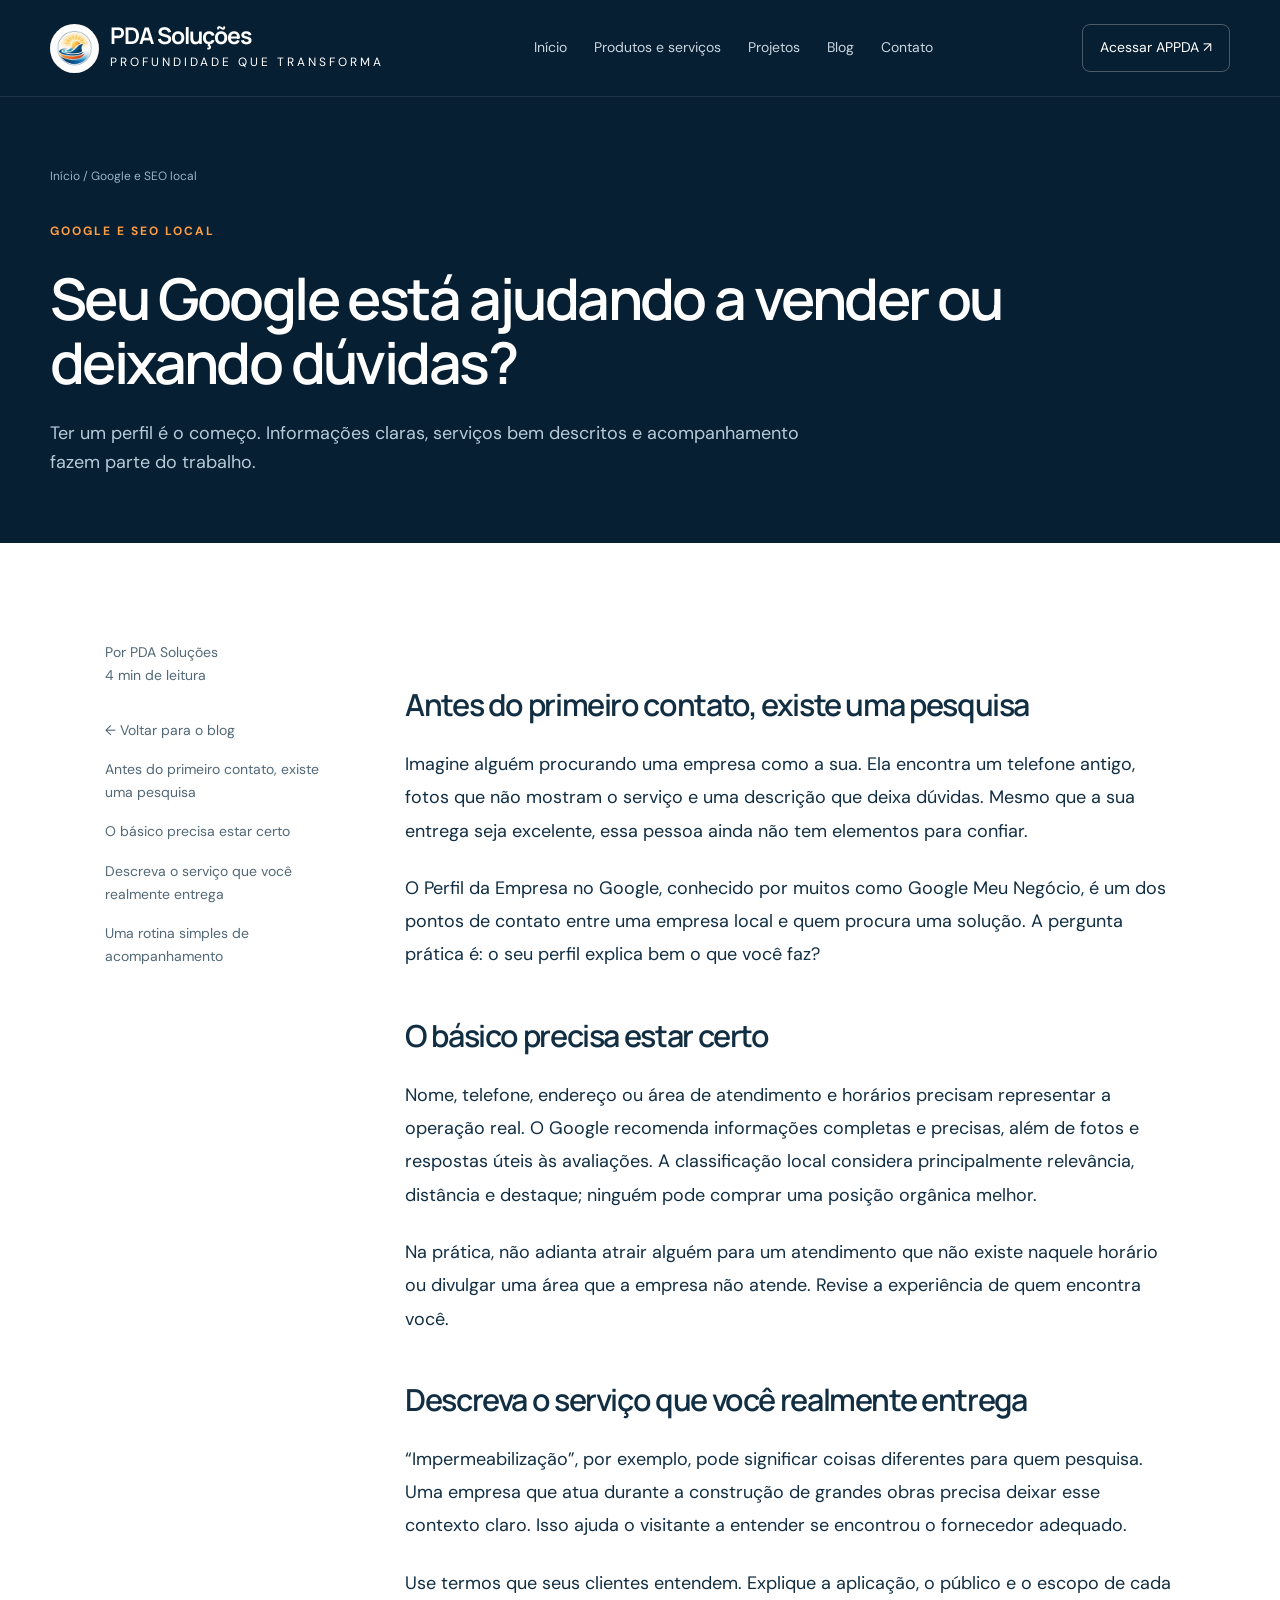
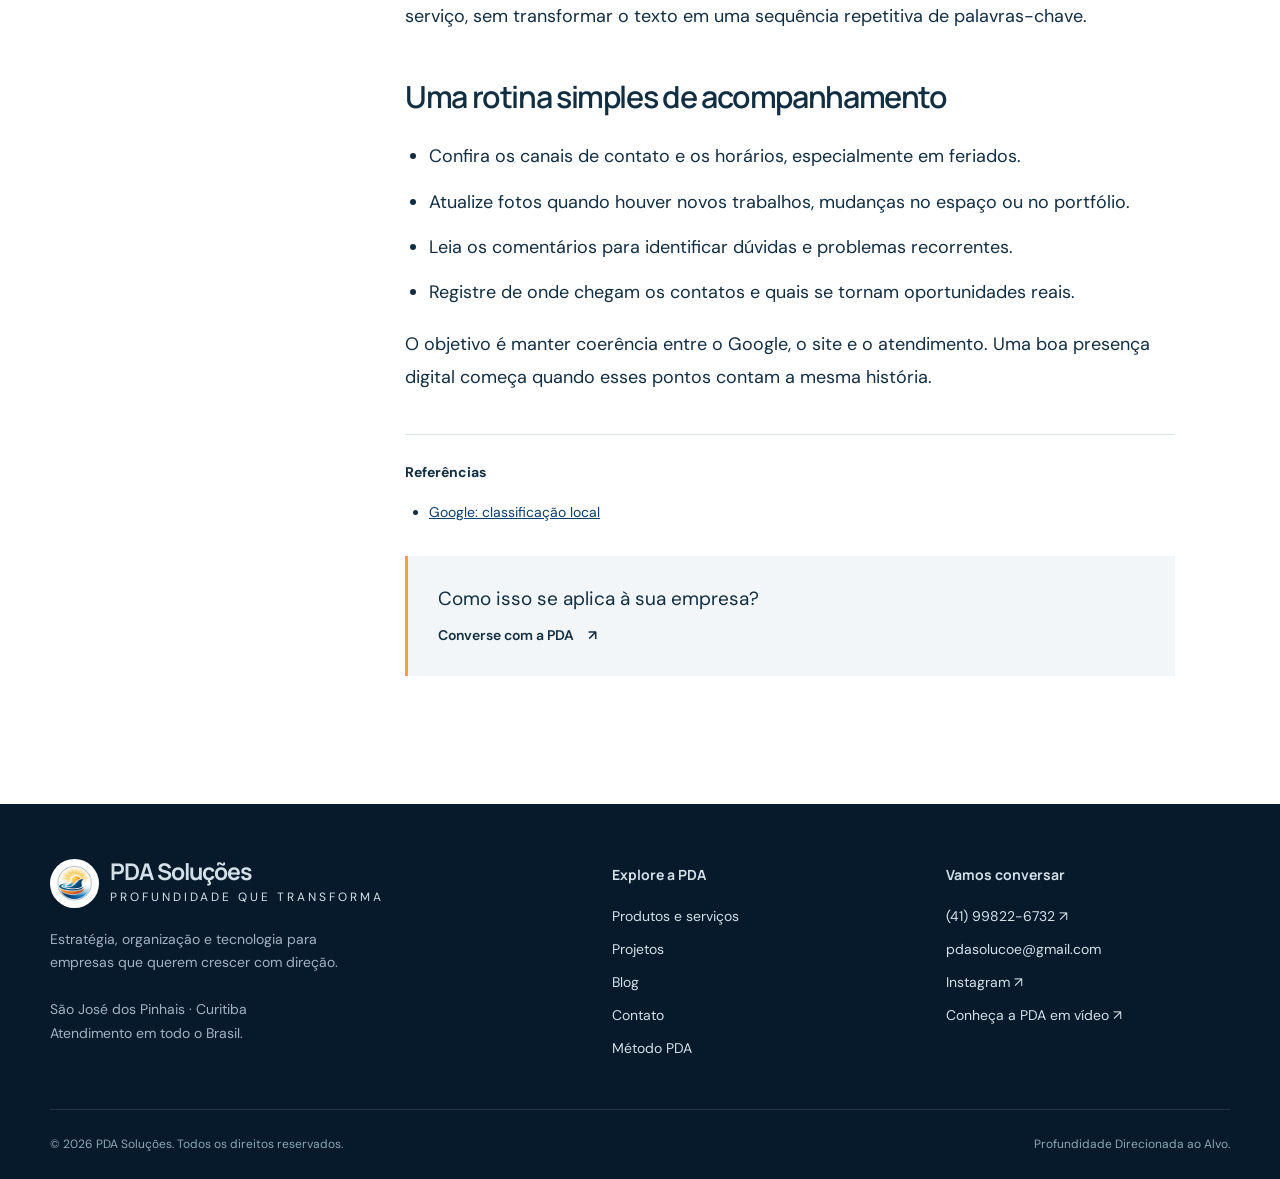
<file: blog-google-meu-negocio.html>
<!doctype html><html lang="pt-BR"><head><meta charset="utf-8"><meta name="viewport" content="width=device-width, initial-scale=1"><title>Seu Google está ajudando a vender ou deixando dúvidas? | PDA Soluções</title><meta name="description" content="Ter um perfil é o começo. Informações claras, serviços bem descritos e acompanhamento fazem parte do trabalho."><meta name="theme-color" content="#071f32"><link rel="icon" href="assets/logo-pda.png" type="image/png"><link rel="canonical" href="https://pdasolucoe.com.br/blog-google-meu-negocio.html"><meta property="og:title" content="Seu Google está ajudando a vender ou deixando dúvidas? | PDA Soluções"><meta property="og:description" content="Ter um perfil é o começo. Informações claras, serviços bem descritos e acompanhamento fazem parte do trabalho."><meta property="og:type" content="website"><meta property="og:locale" content="pt_BR"><meta property="og:image" content="https://pdasolucoe.com.br/assets/logo-pda.png"><link rel="stylesheet" href="styles.css"><script src="script.js" defer></script></head><body><a class="skip" href="#conteudo">Pular para o conteúdo</a><header class="header"><div class="container header-inner"><a class="brand" href="index.html" aria-label="PDA Soluções, início"><img src="assets/logo-pda.png" width="49" height="49" alt=""><span><strong>PDA Soluções</strong><small>Profundidade que transforma</small></span></a><button class="menu-toggle" aria-expanded="false" aria-controls="menu">Menu <span aria-hidden="true">☰</span></button><nav class="nav" id="menu" aria-label="Menu principal"><a href="index.html" >Início</a><a href="solucoes.html" >Produtos e serviços</a><a href="projetos.html" >Projetos</a><a href="blog.html" >Blog</a><a href="contato.html" >Contato</a></nav><a class="header-cta" href="https://appda.vercel.app/" target="_blank" rel="noopener noreferrer">Acessar APPDA ↗</a></div></header><main id="conteudo"><section class="page-intro"><div class="container"><div class="breadcrumb"><a href="index.html">Início</a> / Google e SEO local</div><span class="eyebrow" style="color:#ff9d42">Google e SEO local</span><h1>Seu Google está ajudando a vender ou deixando dúvidas?</h1><p>Ter um perfil é o começo. Informações claras, serviços bem descritos e acompanhamento fazem parte do trabalho.</p></div></section><section class="section"><div class="container article-layout"><aside class="article-sidebar"><p>Por PDA Soluções<br>4 min de leitura</p><a href="blog.html">← Voltar para o blog</a><nav aria-label="Neste artigo"><a href="#parte-1">Antes do primeiro contato, existe uma pesquisa</a><a href="#parte-2">O básico precisa estar certo</a><a href="#parte-3">Descreva o serviço que você realmente entrega</a><a href="#parte-4">Uma rotina simples de acompanhamento</a></nav></aside><article class="article-body"><section id="parte-1"><h2>Antes do primeiro contato, existe uma pesquisa</h2><p>Imagine alguém procurando uma empresa como a sua. Ela encontra um telefone antigo, fotos que não mostram o serviço e uma descrição que deixa dúvidas. Mesmo que a sua entrega seja excelente, essa pessoa ainda não tem elementos para confiar.</p><p>O Perfil da Empresa no Google, conhecido por muitos como Google Meu Negócio, é um dos pontos de contato entre uma empresa local e quem procura uma solução. A pergunta prática é: o seu perfil explica bem o que você faz?</p></section><section id="parte-2"><h2>O básico precisa estar certo</h2><p>Nome, telefone, endereço ou área de atendimento e horários precisam representar a operação real. O Google recomenda informações completas e precisas, além de fotos e respostas úteis às avaliações. A classificação local considera principalmente relevância, distância e destaque; ninguém pode comprar uma posição orgânica melhor.</p><p>Na prática, não adianta atrair alguém para um atendimento que não existe naquele horário ou divulgar uma área que a empresa não atende. Revise a experiência de quem encontra você.</p></section><section id="parte-3"><h2>Descreva o serviço que você realmente entrega</h2><p>“Impermeabilização”, por exemplo, pode significar coisas diferentes para quem pesquisa. Uma empresa que atua durante a construção de grandes obras precisa deixar esse contexto claro. Isso ajuda o visitante a entender se encontrou o fornecedor adequado.</p><p>Use termos que seus clientes entendem. Explique a aplicação, o público e o escopo de cada serviço, sem transformar o texto em uma sequência repetitiva de palavras-chave.</p></section><section id="parte-4"><h2>Uma rotina simples de acompanhamento</h2><ul><li>Confira os canais de contato e os horários, especialmente em feriados.</li><li>Atualize fotos quando houver novos trabalhos, mudanças no espaço ou no portfólio.</li><li>Leia os comentários para identificar dúvidas e problemas recorrentes.</li><li>Registre de onde chegam os contatos e quais se tornam oportunidades reais.</li></ul><p>O objetivo é manter coerência entre o Google, o site e o atendimento. Uma boa presença digital começa quando esses pontos contam a mesma história.</p></section><div class="sources"><strong>Referências</strong><ul><li><a href="https://support.google.com/business/answer/7091?hl=pt-BR" target="_blank" rel="noopener noreferrer">Google: classificação local</a></li></ul></div><div class="callout">Como isso se aplica à sua empresa?<br><a class="text-link" href="contato.html">Converse com a PDA <span aria-hidden="true">↗</span></a></div></article></div></section></main><footer class="footer"><div class="container"><div class="footer-top"><div><a class="brand" href="index.html" aria-label="PDA Soluções, início"><img src="assets/logo-pda.png" width="49" height="49" alt=""><span><strong>PDA Soluções</strong><small>Profundidade que transforma</small></span></a><p>Estratégia, organização e tecnologia para empresas que querem crescer com direção.</p><p>São José dos Pinhais · Curitiba<br>Atendimento em todo o Brasil.</p></div><div><h3>Explore a PDA</h3><nav aria-label="Rodapé"><a href="solucoes.html">Produtos e serviços</a><a href="projetos.html">Projetos</a><a href="blog.html">Blog</a><a href="contato.html">Contato</a><a href="index.html#metodo">Método PDA</a></nav></div><div><h3>Vamos conversar</h3><nav aria-label="Canais de contato"><a href="https://wa.me/5541998226732" target="_blank" rel="noopener noreferrer">(41) 99822-6732 ↗</a><a href="mailto:pdasolucoe@gmail.com">pdasolucoe@gmail.com</a><a href="https://www.instagram.com/pda.solucoe/" target="_blank" rel="noopener noreferrer">Instagram ↗</a><a href="https://youtu.be/tJAeiWPma-4" target="_blank" rel="noopener noreferrer">Conheça a PDA em vídeo ↗</a></nav></div></div><div class="footer-bottom"><span>© 2026 PDA Soluções. Todos os direitos reservados.</span><span>Profundidade Direcionada ao Alvo.</span></div></div></footer></body></html>
</file>
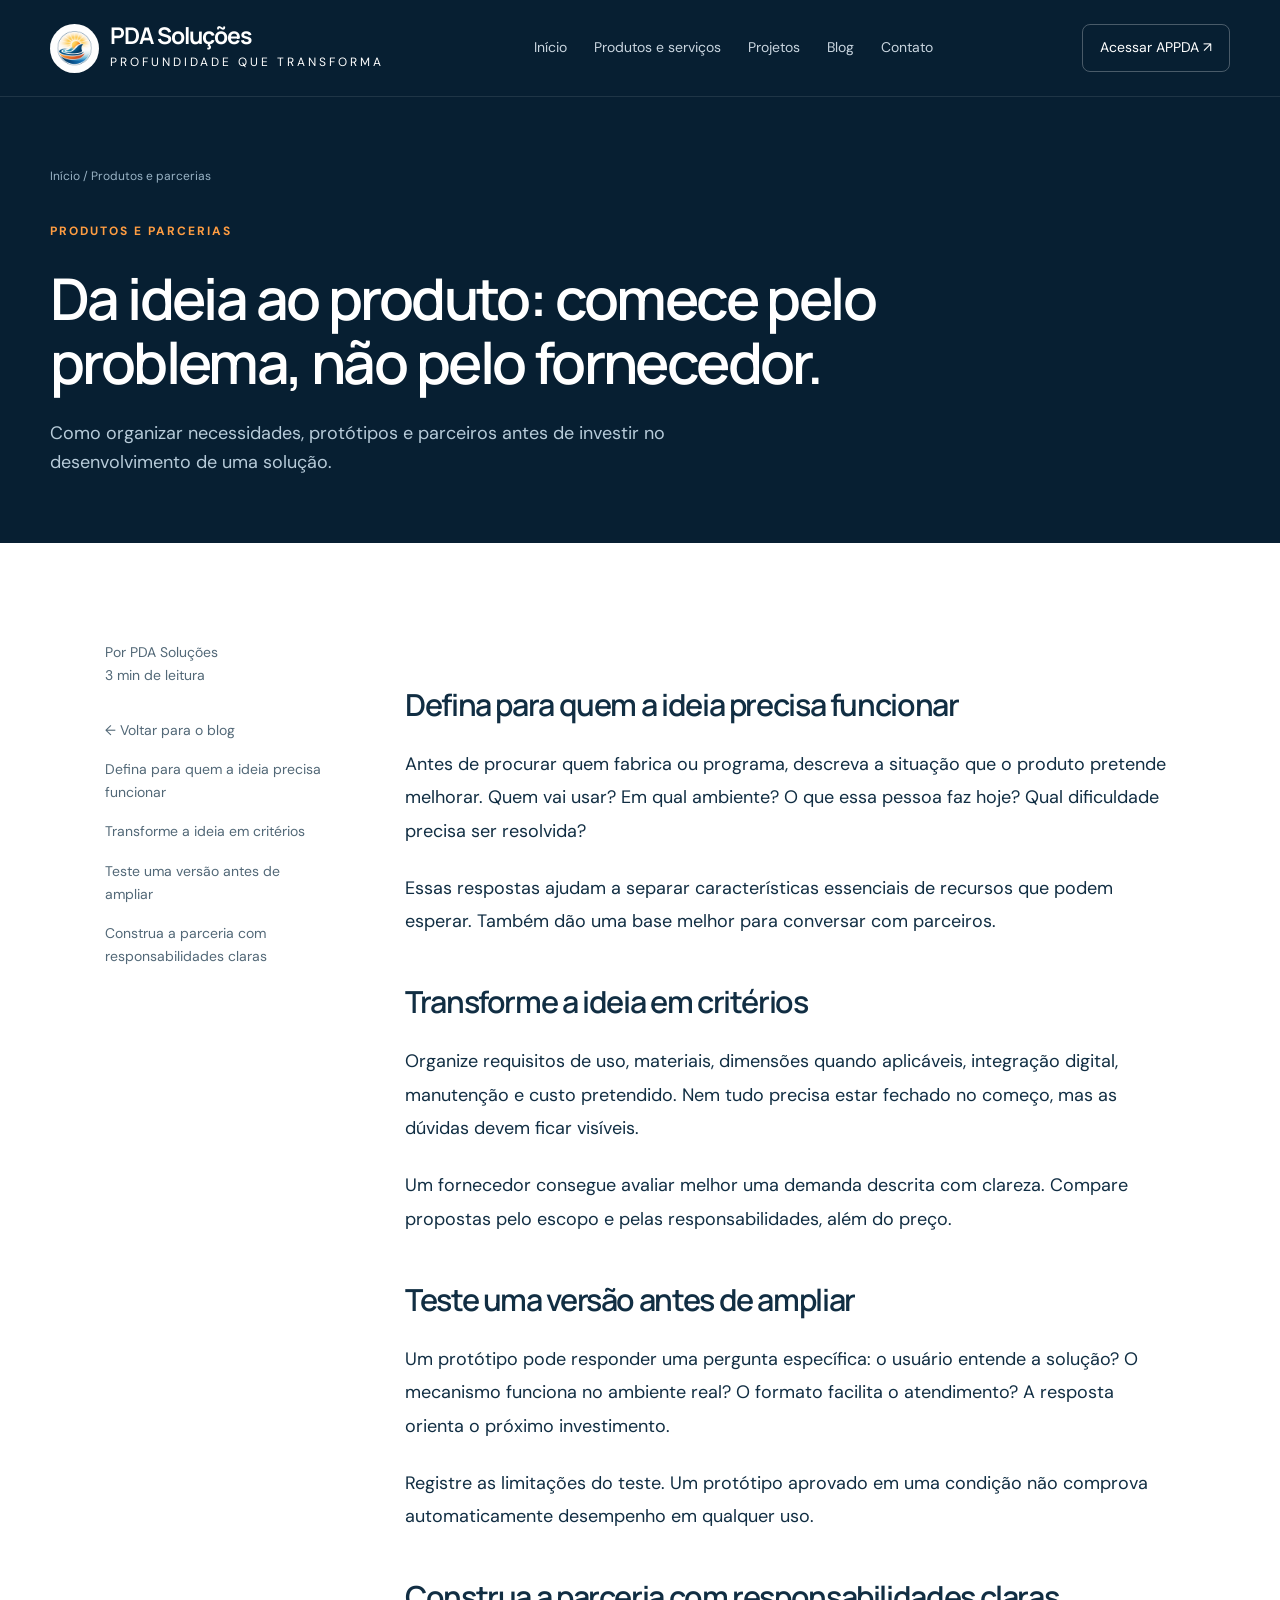
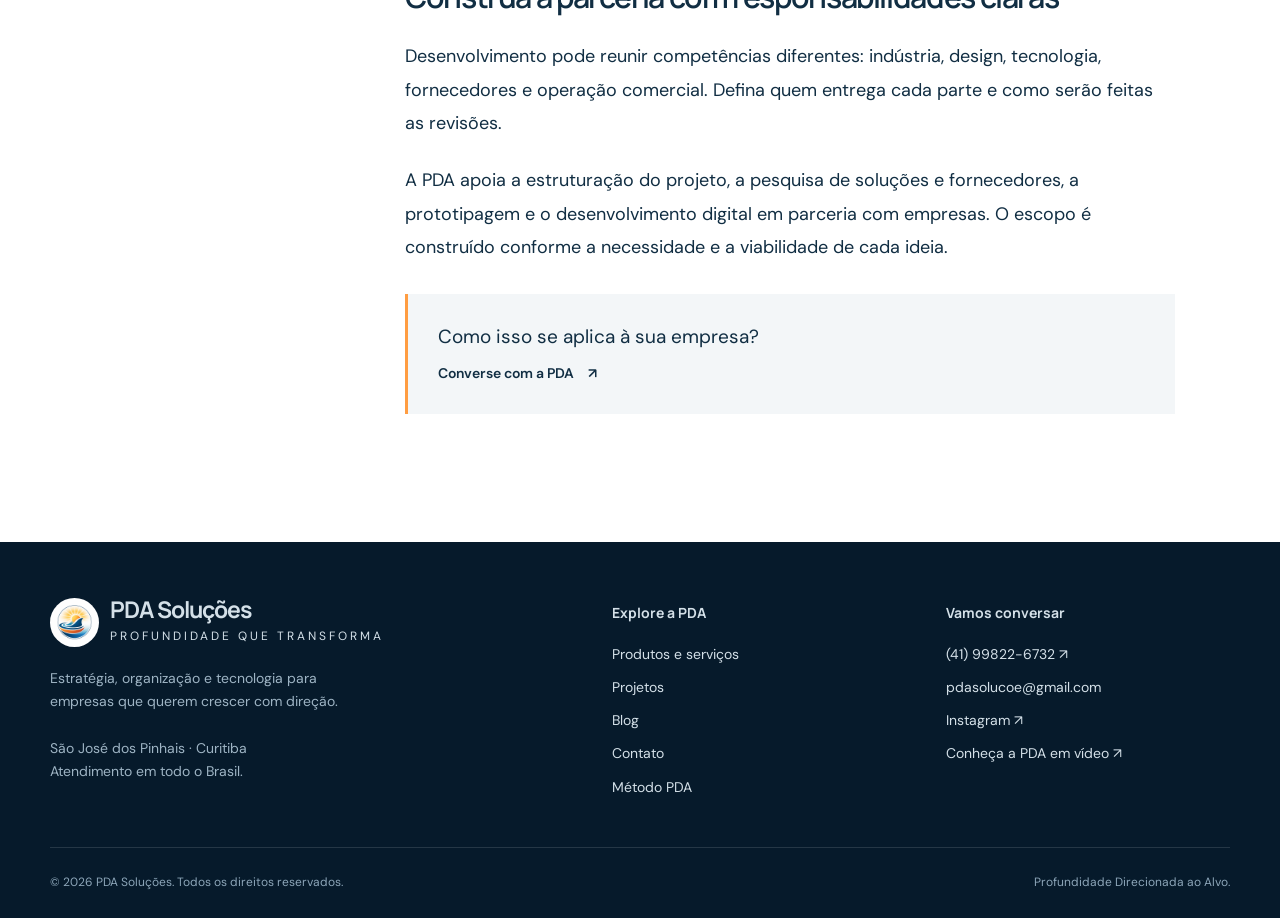
<file: blog-ideia-produto-fornecedores.html>
<!doctype html><html lang="pt-BR"><head><meta charset="utf-8"><meta name="viewport" content="width=device-width, initial-scale=1"><title>Da ideia ao produto: comece pelo problema, não pelo fornecedor. | PDA Soluções</title><meta name="description" content="Como organizar necessidades, protótipos e parceiros antes de investir no desenvolvimento de uma solução."><meta name="theme-color" content="#071f32"><link rel="icon" href="assets/logo-pda.png" type="image/png"><link rel="canonical" href="https://pdasolucoe.com.br/blog-ideia-produto-fornecedores.html"><meta property="og:title" content="Da ideia ao produto: comece pelo problema, não pelo fornecedor. | PDA Soluções"><meta property="og:description" content="Como organizar necessidades, protótipos e parceiros antes de investir no desenvolvimento de uma solução."><meta property="og:type" content="website"><meta property="og:locale" content="pt_BR"><meta property="og:image" content="https://pdasolucoe.com.br/assets/logo-pda.png"><link rel="stylesheet" href="styles.css"><script src="script.js" defer></script></head><body><a class="skip" href="#conteudo">Pular para o conteúdo</a><header class="header"><div class="container header-inner"><a class="brand" href="index.html" aria-label="PDA Soluções, início"><img src="assets/logo-pda.png" width="49" height="49" alt=""><span><strong>PDA Soluções</strong><small>Profundidade que transforma</small></span></a><button class="menu-toggle" aria-expanded="false" aria-controls="menu">Menu <span aria-hidden="true">☰</span></button><nav class="nav" id="menu" aria-label="Menu principal"><a href="index.html" >Início</a><a href="solucoes.html" >Produtos e serviços</a><a href="projetos.html" >Projetos</a><a href="blog.html" >Blog</a><a href="contato.html" >Contato</a></nav><a class="header-cta" href="https://appda.vercel.app/" target="_blank" rel="noopener noreferrer">Acessar APPDA ↗</a></div></header><main id="conteudo"><section class="page-intro"><div class="container"><div class="breadcrumb"><a href="index.html">Início</a> / Produtos e parcerias</div><span class="eyebrow" style="color:#ff9d42">Produtos e parcerias</span><h1>Da ideia ao produto: comece pelo problema, não pelo fornecedor.</h1><p>Como organizar necessidades, protótipos e parceiros antes de investir no desenvolvimento de uma solução.</p></div></section><section class="section"><div class="container article-layout"><aside class="article-sidebar"><p>Por PDA Soluções<br>3 min de leitura</p><a href="blog.html">← Voltar para o blog</a><nav aria-label="Neste artigo"><a href="#parte-1">Defina para quem a ideia precisa funcionar</a><a href="#parte-2">Transforme a ideia em critérios</a><a href="#parte-3">Teste uma versão antes de ampliar</a><a href="#parte-4">Construa a parceria com responsabilidades claras</a></nav></aside><article class="article-body"><section id="parte-1"><h2>Defina para quem a ideia precisa funcionar</h2><p>Antes de procurar quem fabrica ou programa, descreva a situação que o produto pretende melhorar. Quem vai usar? Em qual ambiente? O que essa pessoa faz hoje? Qual dificuldade precisa ser resolvida?</p><p>Essas respostas ajudam a separar características essenciais de recursos que podem esperar. Também dão uma base melhor para conversar com parceiros.</p></section><section id="parte-2"><h2>Transforme a ideia em critérios</h2><p>Organize requisitos de uso, materiais, dimensões quando aplicáveis, integração digital, manutenção e custo pretendido. Nem tudo precisa estar fechado no começo, mas as dúvidas devem ficar visíveis.</p><p>Um fornecedor consegue avaliar melhor uma demanda descrita com clareza. Compare propostas pelo escopo e pelas responsabilidades, além do preço.</p></section><section id="parte-3"><h2>Teste uma versão antes de ampliar</h2><p>Um protótipo pode responder uma pergunta específica: o usuário entende a solução? O mecanismo funciona no ambiente real? O formato facilita o atendimento? A resposta orienta o próximo investimento.</p><p>Registre as limitações do teste. Um protótipo aprovado em uma condição não comprova automaticamente desempenho em qualquer uso.</p></section><section id="parte-4"><h2>Construa a parceria com responsabilidades claras</h2><p>Desenvolvimento pode reunir competências diferentes: indústria, design, tecnologia, fornecedores e operação comercial. Defina quem entrega cada parte e como serão feitas as revisões.</p><p>A PDA apoia a estruturação do projeto, a pesquisa de soluções e fornecedores, a prototipagem e o desenvolvimento digital em parceria com empresas. O escopo é construído conforme a necessidade e a viabilidade de cada ideia.</p></section><div class="callout">Como isso se aplica à sua empresa?<br><a class="text-link" href="contato.html">Converse com a PDA <span aria-hidden="true">↗</span></a></div></article></div></section></main><footer class="footer"><div class="container"><div class="footer-top"><div><a class="brand" href="index.html" aria-label="PDA Soluções, início"><img src="assets/logo-pda.png" width="49" height="49" alt=""><span><strong>PDA Soluções</strong><small>Profundidade que transforma</small></span></a><p>Estratégia, organização e tecnologia para empresas que querem crescer com direção.</p><p>São José dos Pinhais · Curitiba<br>Atendimento em todo o Brasil.</p></div><div><h3>Explore a PDA</h3><nav aria-label="Rodapé"><a href="solucoes.html">Produtos e serviços</a><a href="projetos.html">Projetos</a><a href="blog.html">Blog</a><a href="contato.html">Contato</a><a href="index.html#metodo">Método PDA</a></nav></div><div><h3>Vamos conversar</h3><nav aria-label="Canais de contato"><a href="https://wa.me/5541998226732" target="_blank" rel="noopener noreferrer">(41) 99822-6732 ↗</a><a href="mailto:pdasolucoe@gmail.com">pdasolucoe@gmail.com</a><a href="https://www.instagram.com/pda.solucoe/" target="_blank" rel="noopener noreferrer">Instagram ↗</a><a href="https://youtu.be/tJAeiWPma-4" target="_blank" rel="noopener noreferrer">Conheça a PDA em vídeo ↗</a></nav></div></div><div class="footer-bottom"><span>© 2026 PDA Soluções. Todos os direitos reservados.</span><span>Profundidade Direcionada ao Alvo.</span></div></div></footer></body></html>
</file>
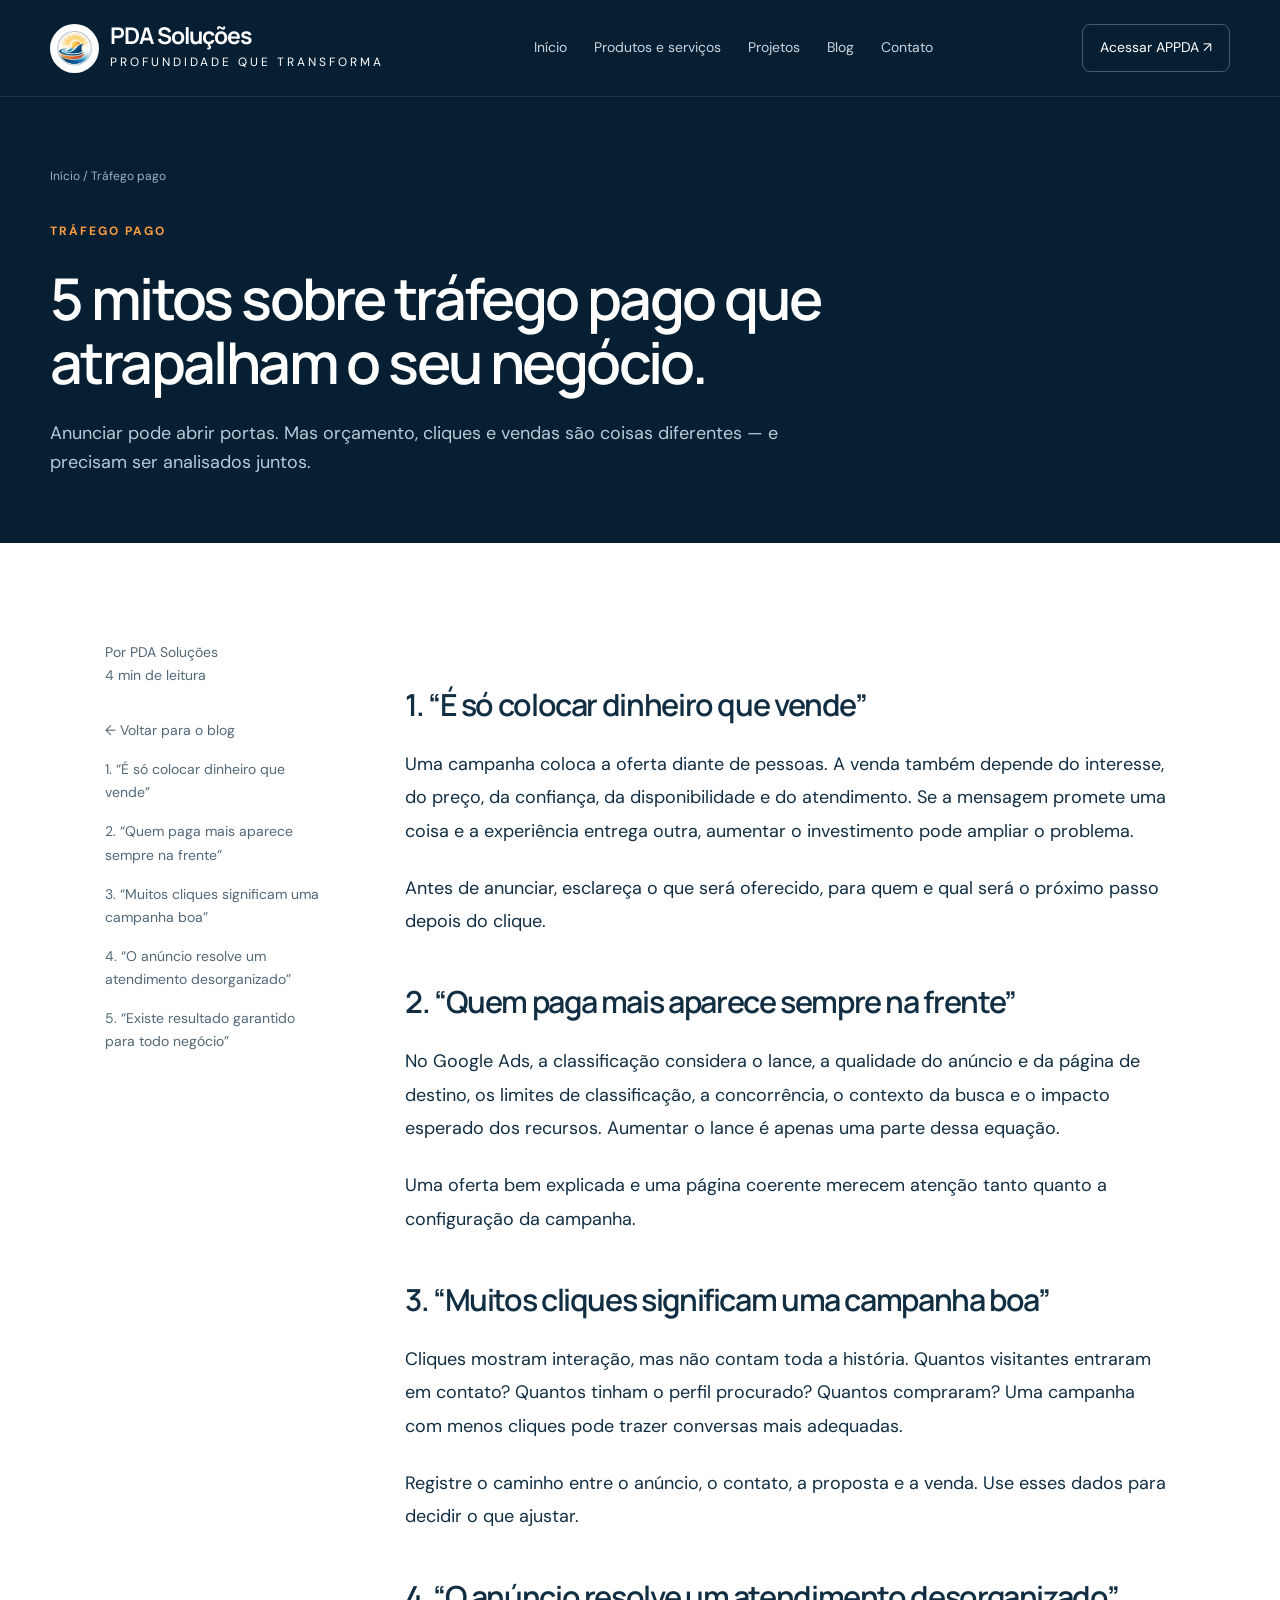
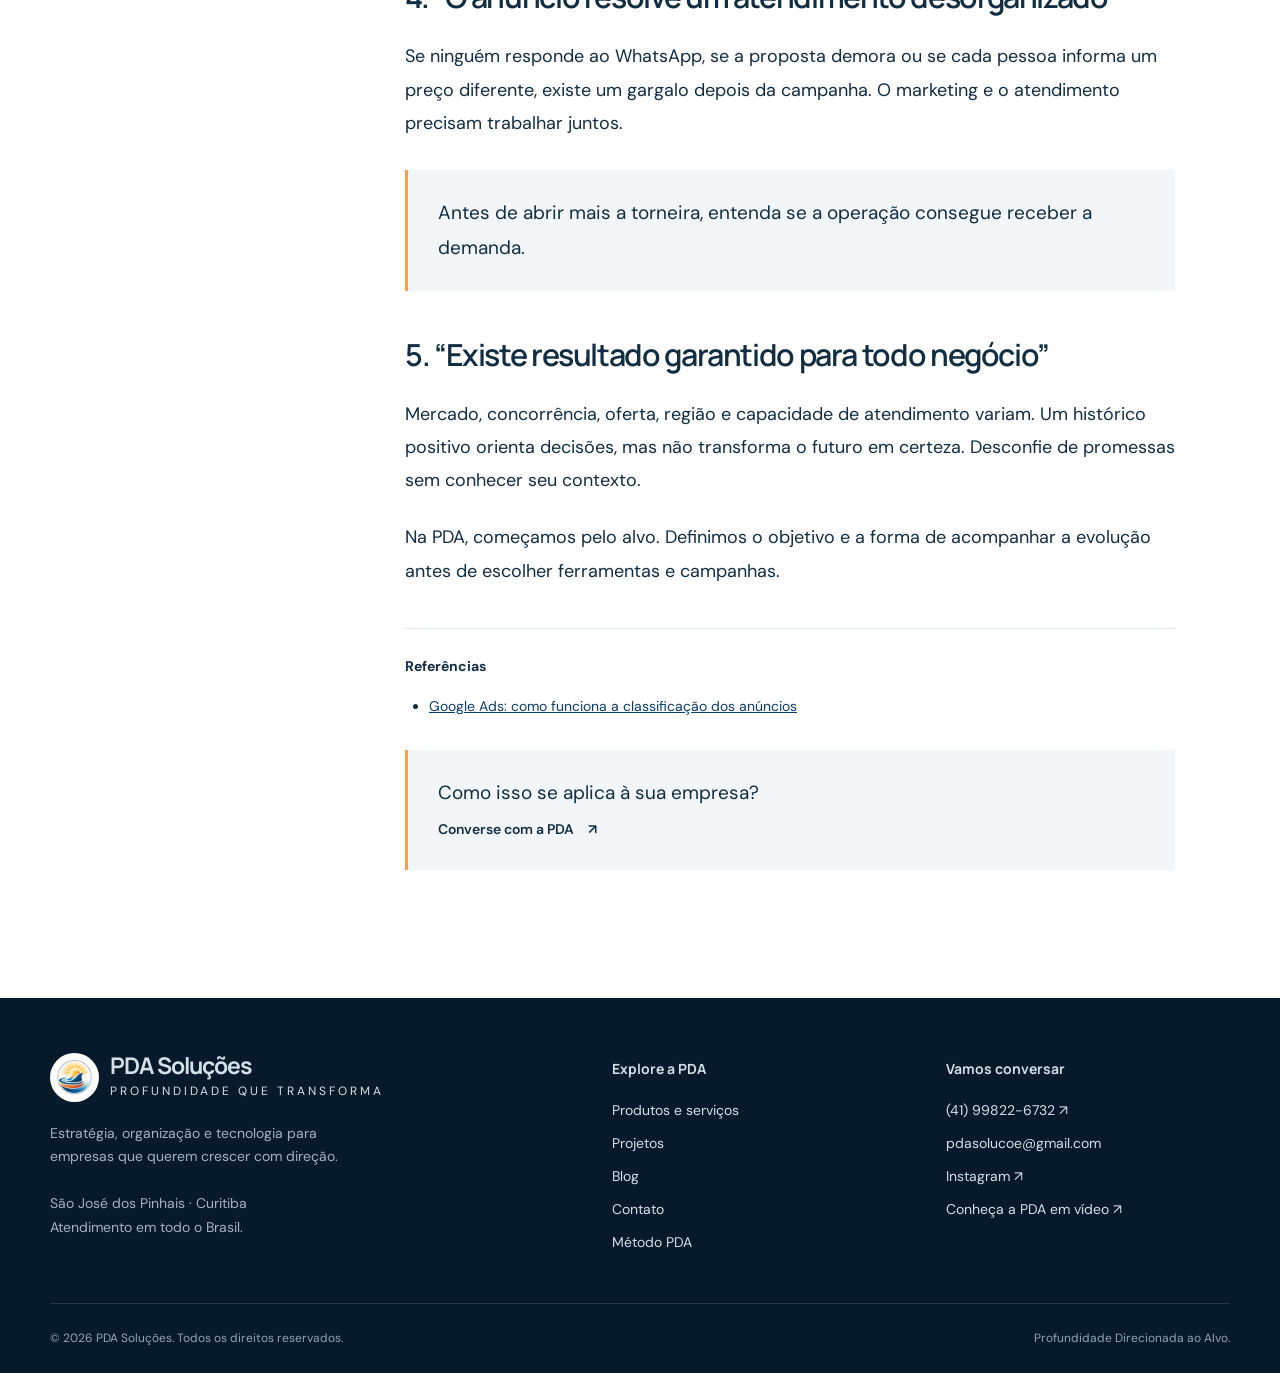
<file: blog-mitos-trafego-pago.html>
<!doctype html><html lang="pt-BR"><head><meta charset="utf-8"><meta name="viewport" content="width=device-width, initial-scale=1"><title>5 mitos sobre tráfego pago que atrapalham o seu negócio. | PDA Soluções</title><meta name="description" content="Anunciar pode abrir portas. Mas orçamento, cliques e vendas são coisas diferentes — e precisam ser analisados juntos."><meta name="theme-color" content="#071f32"><link rel="icon" href="assets/logo-pda.png" type="image/png"><link rel="canonical" href="https://pdasolucoe.com.br/blog-mitos-trafego-pago.html"><meta property="og:title" content="5 mitos sobre tráfego pago que atrapalham o seu negócio. | PDA Soluções"><meta property="og:description" content="Anunciar pode abrir portas. Mas orçamento, cliques e vendas são coisas diferentes — e precisam ser analisados juntos."><meta property="og:type" content="website"><meta property="og:locale" content="pt_BR"><meta property="og:image" content="https://pdasolucoe.com.br/assets/logo-pda.png"><link rel="stylesheet" href="styles.css"><script src="script.js" defer></script></head><body><a class="skip" href="#conteudo">Pular para o conteúdo</a><header class="header"><div class="container header-inner"><a class="brand" href="index.html" aria-label="PDA Soluções, início"><img src="assets/logo-pda.png" width="49" height="49" alt=""><span><strong>PDA Soluções</strong><small>Profundidade que transforma</small></span></a><button class="menu-toggle" aria-expanded="false" aria-controls="menu">Menu <span aria-hidden="true">☰</span></button><nav class="nav" id="menu" aria-label="Menu principal"><a href="index.html" >Início</a><a href="solucoes.html" >Produtos e serviços</a><a href="projetos.html" >Projetos</a><a href="blog.html" >Blog</a><a href="contato.html" >Contato</a></nav><a class="header-cta" href="https://appda.vercel.app/" target="_blank" rel="noopener noreferrer">Acessar APPDA ↗</a></div></header><main id="conteudo"><section class="page-intro"><div class="container"><div class="breadcrumb"><a href="index.html">Início</a> / Tráfego pago</div><span class="eyebrow" style="color:#ff9d42">Tráfego pago</span><h1>5 mitos sobre tráfego pago que atrapalham o seu negócio.</h1><p>Anunciar pode abrir portas. Mas orçamento, cliques e vendas são coisas diferentes — e precisam ser analisados juntos.</p></div></section><section class="section"><div class="container article-layout"><aside class="article-sidebar"><p>Por PDA Soluções<br>4 min de leitura</p><a href="blog.html">← Voltar para o blog</a><nav aria-label="Neste artigo"><a href="#parte-1">1. “É só colocar dinheiro que vende”</a><a href="#parte-2">2. “Quem paga mais aparece sempre na frente”</a><a href="#parte-3">3. “Muitos cliques significam uma campanha boa”</a><a href="#parte-4">4. “O anúncio resolve um atendimento desorganizado”</a><a href="#parte-5">5. “Existe resultado garantido para todo negócio”</a></nav></aside><article class="article-body"><section id="parte-1"><h2>1. “É só colocar dinheiro que vende”</h2><p>Uma campanha coloca a oferta diante de pessoas. A venda também depende do interesse, do preço, da confiança, da disponibilidade e do atendimento. Se a mensagem promete uma coisa e a experiência entrega outra, aumentar o investimento pode ampliar o problema.</p><p>Antes de anunciar, esclareça o que será oferecido, para quem e qual será o próximo passo depois do clique.</p></section><section id="parte-2"><h2>2. “Quem paga mais aparece sempre na frente”</h2><p>No Google Ads, a classificação considera o lance, a qualidade do anúncio e da página de destino, os limites de classificação, a concorrência, o contexto da busca e o impacto esperado dos recursos. Aumentar o lance é apenas uma parte dessa equação.</p><p>Uma oferta bem explicada e uma página coerente merecem atenção tanto quanto a configuração da campanha.</p></section><section id="parte-3"><h2>3. “Muitos cliques significam uma campanha boa”</h2><p>Cliques mostram interação, mas não contam toda a história. Quantos visitantes entraram em contato? Quantos tinham o perfil procurado? Quantos compraram? Uma campanha com menos cliques pode trazer conversas mais adequadas.</p><p>Registre o caminho entre o anúncio, o contato, a proposta e a venda. Use esses dados para decidir o que ajustar.</p></section><section id="parte-4"><h2>4. “O anúncio resolve um atendimento desorganizado”</h2><p>Se ninguém responde ao WhatsApp, se a proposta demora ou se cada pessoa informa um preço diferente, existe um gargalo depois da campanha. O marketing e o atendimento precisam trabalhar juntos.</p><div class="callout">Antes de abrir mais a torneira, entenda se a operação consegue receber a demanda.</div></section><section id="parte-5"><h2>5. “Existe resultado garantido para todo negócio”</h2><p>Mercado, concorrência, oferta, região e capacidade de atendimento variam. Um histórico positivo orienta decisões, mas não transforma o futuro em certeza. Desconfie de promessas sem conhecer seu contexto.</p><p>Na PDA, começamos pelo alvo. Definimos o objetivo e a forma de acompanhar a evolução antes de escolher ferramentas e campanhas.</p></section><div class="sources"><strong>Referências</strong><ul><li><a href="https://support.google.com/google-ads/answer/1722122?hl=pt-BR" target="_blank" rel="noopener noreferrer">Google Ads: como funciona a classificação dos anúncios</a></li></ul></div><div class="callout">Como isso se aplica à sua empresa?<br><a class="text-link" href="contato.html">Converse com a PDA <span aria-hidden="true">↗</span></a></div></article></div></section></main><footer class="footer"><div class="container"><div class="footer-top"><div><a class="brand" href="index.html" aria-label="PDA Soluções, início"><img src="assets/logo-pda.png" width="49" height="49" alt=""><span><strong>PDA Soluções</strong><small>Profundidade que transforma</small></span></a><p>Estratégia, organização e tecnologia para empresas que querem crescer com direção.</p><p>São José dos Pinhais · Curitiba<br>Atendimento em todo o Brasil.</p></div><div><h3>Explore a PDA</h3><nav aria-label="Rodapé"><a href="solucoes.html">Produtos e serviços</a><a href="projetos.html">Projetos</a><a href="blog.html">Blog</a><a href="contato.html">Contato</a><a href="index.html#metodo">Método PDA</a></nav></div><div><h3>Vamos conversar</h3><nav aria-label="Canais de contato"><a href="https://wa.me/5541998226732" target="_blank" rel="noopener noreferrer">(41) 99822-6732 ↗</a><a href="mailto:pdasolucoe@gmail.com">pdasolucoe@gmail.com</a><a href="https://www.instagram.com/pda.solucoe/" target="_blank" rel="noopener noreferrer">Instagram ↗</a><a href="https://youtu.be/tJAeiWPma-4" target="_blank" rel="noopener noreferrer">Conheça a PDA em vídeo ↗</a></nav></div></div><div class="footer-bottom"><span>© 2026 PDA Soluções. Todos os direitos reservados.</span><span>Profundidade Direcionada ao Alvo.</span></div></div></footer></body></html>
</file>
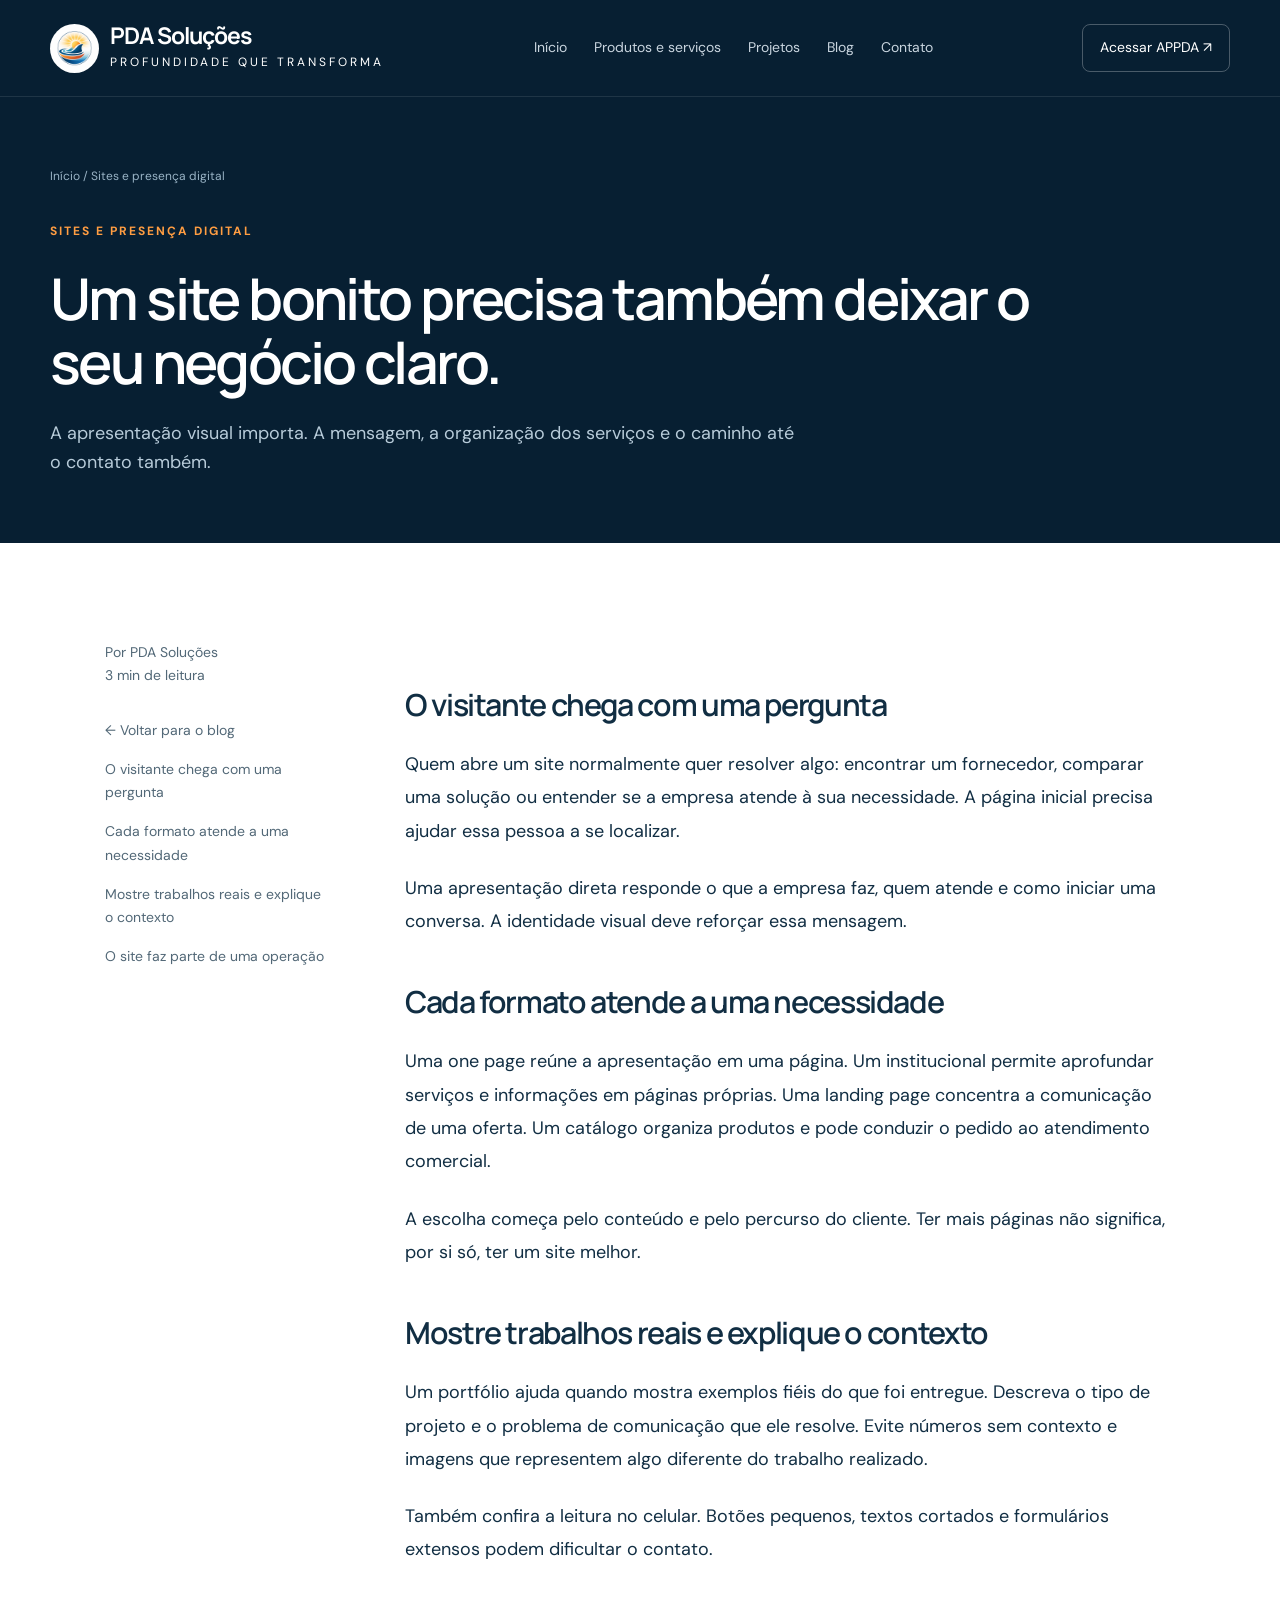
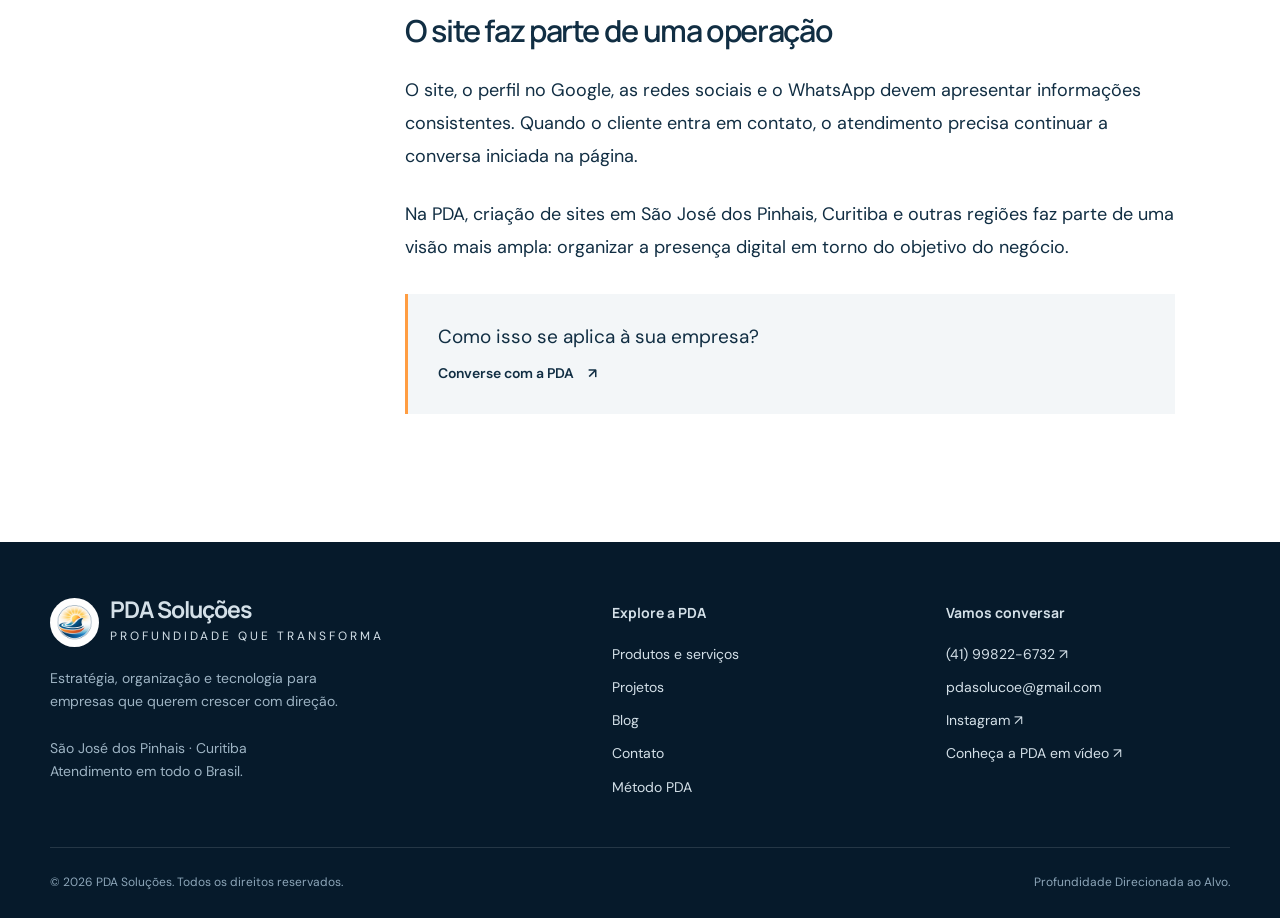
<file: blog-site-que-gera-oportunidades.html>
<!doctype html><html lang="pt-BR"><head><meta charset="utf-8"><meta name="viewport" content="width=device-width, initial-scale=1"><title>Um site bonito precisa também deixar o seu negócio claro. | PDA Soluções</title><meta name="description" content="A apresentação visual importa. A mensagem, a organização dos serviços e o caminho até o contato também."><meta name="theme-color" content="#071f32"><link rel="icon" href="assets/logo-pda.png" type="image/png"><link rel="canonical" href="https://pdasolucoe.com.br/blog-site-que-gera-oportunidades.html"><meta property="og:title" content="Um site bonito precisa também deixar o seu negócio claro. | PDA Soluções"><meta property="og:description" content="A apresentação visual importa. A mensagem, a organização dos serviços e o caminho até o contato também."><meta property="og:type" content="website"><meta property="og:locale" content="pt_BR"><meta property="og:image" content="https://pdasolucoe.com.br/assets/logo-pda.png"><link rel="stylesheet" href="styles.css"><script src="script.js" defer></script></head><body><a class="skip" href="#conteudo">Pular para o conteúdo</a><header class="header"><div class="container header-inner"><a class="brand" href="index.html" aria-label="PDA Soluções, início"><img src="assets/logo-pda.png" width="49" height="49" alt=""><span><strong>PDA Soluções</strong><small>Profundidade que transforma</small></span></a><button class="menu-toggle" aria-expanded="false" aria-controls="menu">Menu <span aria-hidden="true">☰</span></button><nav class="nav" id="menu" aria-label="Menu principal"><a href="index.html" >Início</a><a href="solucoes.html" >Produtos e serviços</a><a href="projetos.html" >Projetos</a><a href="blog.html" >Blog</a><a href="contato.html" >Contato</a></nav><a class="header-cta" href="https://appda.vercel.app/" target="_blank" rel="noopener noreferrer">Acessar APPDA ↗</a></div></header><main id="conteudo"><section class="page-intro"><div class="container"><div class="breadcrumb"><a href="index.html">Início</a> / Sites e presença digital</div><span class="eyebrow" style="color:#ff9d42">Sites e presença digital</span><h1>Um site bonito precisa também deixar o seu negócio claro.</h1><p>A apresentação visual importa. A mensagem, a organização dos serviços e o caminho até o contato também.</p></div></section><section class="section"><div class="container article-layout"><aside class="article-sidebar"><p>Por PDA Soluções<br>3 min de leitura</p><a href="blog.html">← Voltar para o blog</a><nav aria-label="Neste artigo"><a href="#parte-1">O visitante chega com uma pergunta</a><a href="#parte-2">Cada formato atende a uma necessidade</a><a href="#parte-3">Mostre trabalhos reais e explique o contexto</a><a href="#parte-4">O site faz parte de uma operação</a></nav></aside><article class="article-body"><section id="parte-1"><h2>O visitante chega com uma pergunta</h2><p>Quem abre um site normalmente quer resolver algo: encontrar um fornecedor, comparar uma solução ou entender se a empresa atende à sua necessidade. A página inicial precisa ajudar essa pessoa a se localizar.</p><p>Uma apresentação direta responde o que a empresa faz, quem atende e como iniciar uma conversa. A identidade visual deve reforçar essa mensagem.</p></section><section id="parte-2"><h2>Cada formato atende a uma necessidade</h2><p>Uma one page reúne a apresentação em uma página. Um institucional permite aprofundar serviços e informações em páginas próprias. Uma landing page concentra a comunicação de uma oferta. Um catálogo organiza produtos e pode conduzir o pedido ao atendimento comercial.</p><p>A escolha começa pelo conteúdo e pelo percurso do cliente. Ter mais páginas não significa, por si só, ter um site melhor.</p></section><section id="parte-3"><h2>Mostre trabalhos reais e explique o contexto</h2><p>Um portfólio ajuda quando mostra exemplos fiéis do que foi entregue. Descreva o tipo de projeto e o problema de comunicação que ele resolve. Evite números sem contexto e imagens que representem algo diferente do trabalho realizado.</p><p>Também confira a leitura no celular. Botões pequenos, textos cortados e formulários extensos podem dificultar o contato.</p></section><section id="parte-4"><h2>O site faz parte de uma operação</h2><p>O site, o perfil no Google, as redes sociais e o WhatsApp devem apresentar informações consistentes. Quando o cliente entra em contato, o atendimento precisa continuar a conversa iniciada na página.</p><p>Na PDA, criação de sites em São José dos Pinhais, Curitiba e outras regiões faz parte de uma visão mais ampla: organizar a presença digital em torno do objetivo do negócio.</p></section><div class="callout">Como isso se aplica à sua empresa?<br><a class="text-link" href="contato.html">Converse com a PDA <span aria-hidden="true">↗</span></a></div></article></div></section></main><footer class="footer"><div class="container"><div class="footer-top"><div><a class="brand" href="index.html" aria-label="PDA Soluções, início"><img src="assets/logo-pda.png" width="49" height="49" alt=""><span><strong>PDA Soluções</strong><small>Profundidade que transforma</small></span></a><p>Estratégia, organização e tecnologia para empresas que querem crescer com direção.</p><p>São José dos Pinhais · Curitiba<br>Atendimento em todo o Brasil.</p></div><div><h3>Explore a PDA</h3><nav aria-label="Rodapé"><a href="solucoes.html">Produtos e serviços</a><a href="projetos.html">Projetos</a><a href="blog.html">Blog</a><a href="contato.html">Contato</a><a href="index.html#metodo">Método PDA</a></nav></div><div><h3>Vamos conversar</h3><nav aria-label="Canais de contato"><a href="https://wa.me/5541998226732" target="_blank" rel="noopener noreferrer">(41) 99822-6732 ↗</a><a href="mailto:pdasolucoe@gmail.com">pdasolucoe@gmail.com</a><a href="https://www.instagram.com/pda.solucoe/" target="_blank" rel="noopener noreferrer">Instagram ↗</a><a href="https://youtu.be/tJAeiWPma-4" target="_blank" rel="noopener noreferrer">Conheça a PDA em vídeo ↗</a></nav></div></div><div class="footer-bottom"><span>© 2026 PDA Soluções. Todos os direitos reservados.</span><span>Profundidade Direcionada ao Alvo.</span></div></div></footer></body></html>
</file>
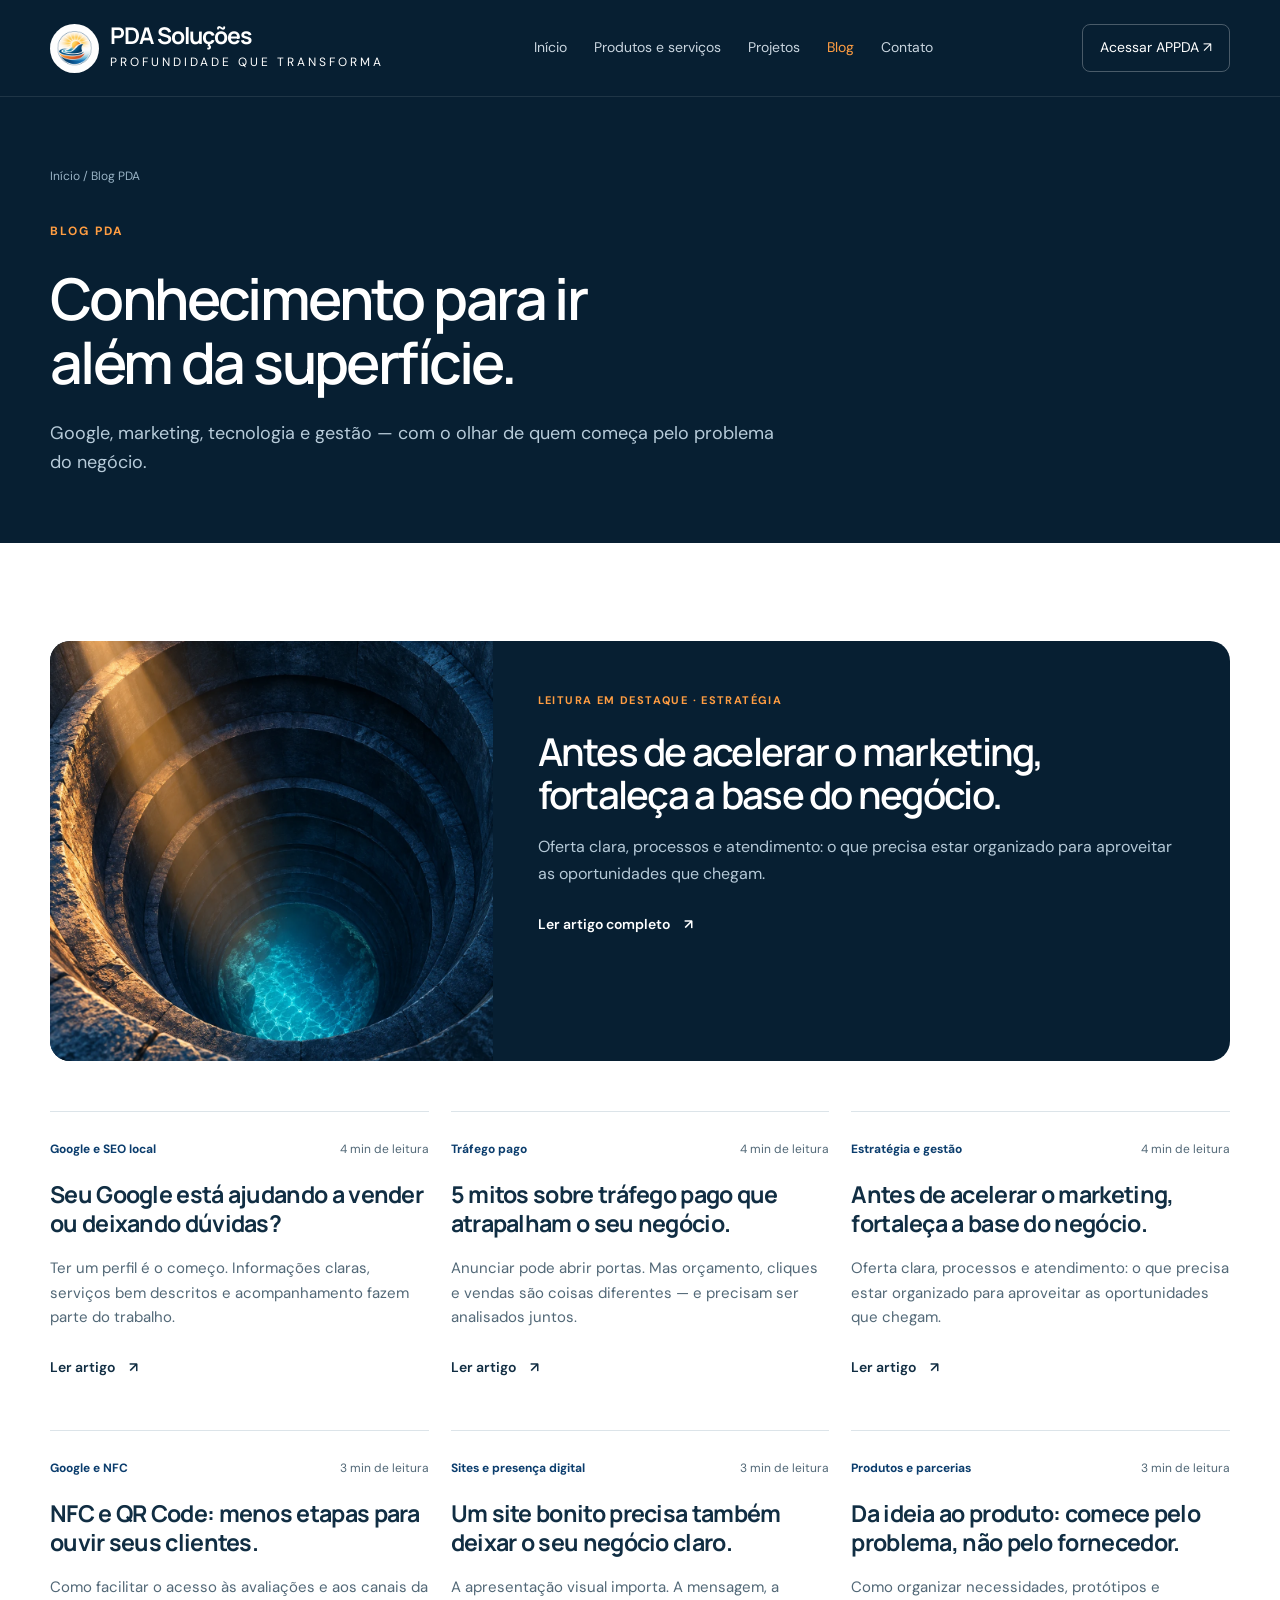
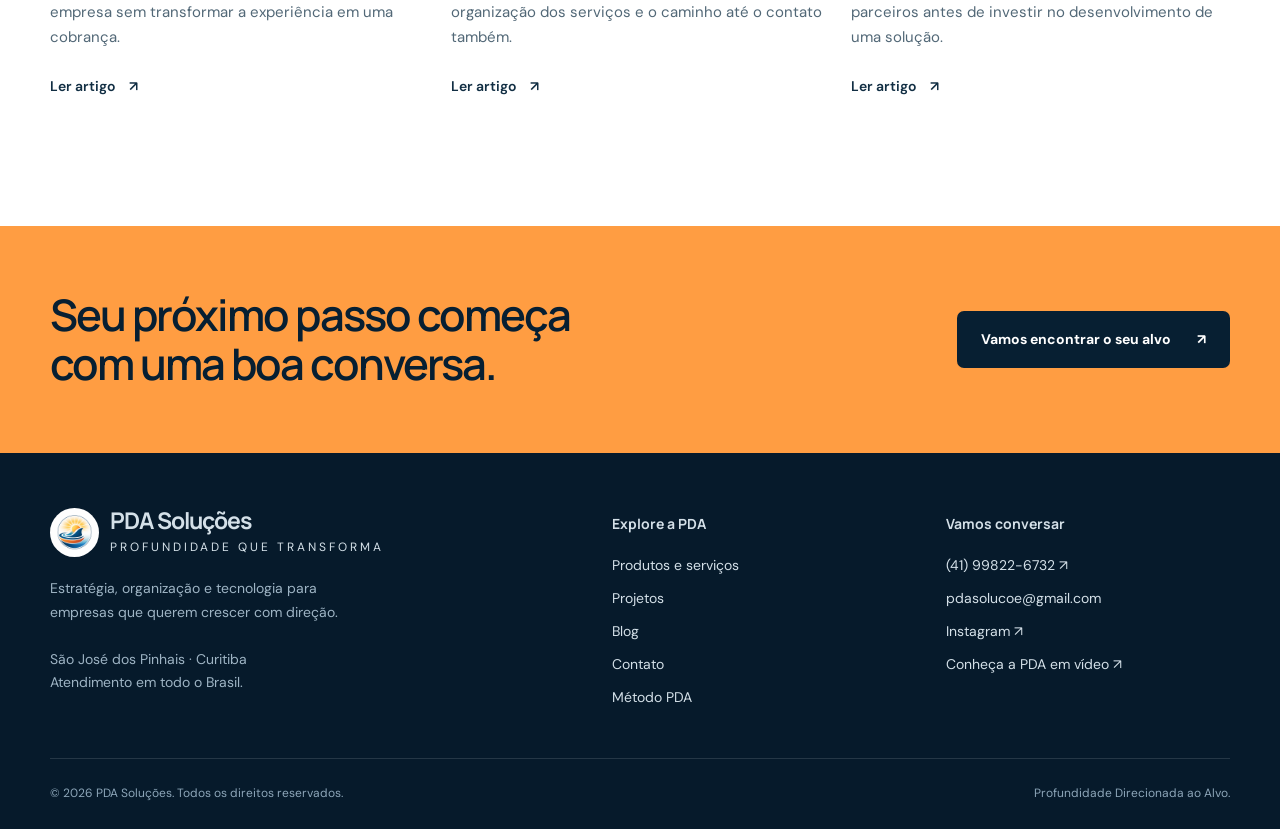
<file: blog.html>
<!doctype html><html lang="pt-BR"><head><meta charset="utf-8"><meta name="viewport" content="width=device-width, initial-scale=1"><title>Blog: negócios com profundidade | PDA Soluções</title><meta name="description" content="Conteúdos sobre Google Meu Negócio, tráfego pago, organização empresarial, sites e desenvolvimento de produtos."><meta name="theme-color" content="#071f32"><link rel="icon" href="assets/logo-pda.png" type="image/png"><link rel="canonical" href="https://pdasolucoe.com.br/blog.html"><meta property="og:title" content="Blog: negócios com profundidade | PDA Soluções"><meta property="og:description" content="Conteúdos sobre Google Meu Negócio, tráfego pago, organização empresarial, sites e desenvolvimento de produtos."><meta property="og:type" content="website"><meta property="og:locale" content="pt_BR"><meta property="og:image" content="https://pdasolucoe.com.br/assets/logo-pda.png"><link rel="stylesheet" href="styles.css"><script src="script.js" defer></script></head><body><a class="skip" href="#conteudo">Pular para o conteúdo</a><header class="header"><div class="container header-inner"><a class="brand" href="index.html" aria-label="PDA Soluções, início"><img src="assets/logo-pda.png" width="49" height="49" alt=""><span><strong>PDA Soluções</strong><small>Profundidade que transforma</small></span></a><button class="menu-toggle" aria-expanded="false" aria-controls="menu">Menu <span aria-hidden="true">☰</span></button><nav class="nav" id="menu" aria-label="Menu principal"><a href="index.html" >Início</a><a href="solucoes.html" >Produtos e serviços</a><a href="projetos.html" >Projetos</a><a href="blog.html" aria-current="page">Blog</a><a href="contato.html" >Contato</a></nav><a class="header-cta" href="https://appda.vercel.app/" target="_blank" rel="noopener noreferrer">Acessar APPDA ↗</a></div></header><main id="conteudo"><section class="page-intro"><div class="container"><div class="breadcrumb"><a href="index.html">Início</a> / Blog PDA</div><span class="eyebrow" style="color:#ff9d42">Blog PDA</span><h1>Conhecimento para ir<br>além da superfície.</h1><p>Google, marketing, tecnologia e gestão — com o olhar de quem começa pelo problema do negócio.</p></div></section><section class="section"><div class="container"><article class="blog-feature"><img src="assets/poco-hero.webp" alt="Água no fundo de um poço iluminado" width="600" height="450"><div><span class="tag">Leitura em destaque · Estratégia</span><h2>Antes de acelerar o marketing, fortaleça a base do negócio.</h2><p>Oferta clara, processos e atendimento: o que precisa estar organizado para aproveitar as oportunidades que chegam.</p><a class="text-link" href="blog-base-solida-marketing.html">Ler artigo completo <span aria-hidden="true">↗</span></a></div></article><div class="grid-3"><article class="blog-card"><div class="meta"><span>Google e SEO local</span><span>4 min de leitura</span></div><h3><a href="blog-google-meu-negocio.html">Seu Google está ajudando a vender ou deixando dúvidas?</a></h3><p>Ter um perfil é o começo. Informações claras, serviços bem descritos e acompanhamento fazem parte do trabalho.</p><a class="text-link" href="blog-google-meu-negocio.html">Ler artigo <span aria-hidden="true">↗</span></a></article><article class="blog-card"><div class="meta"><span>Tráfego pago</span><span>4 min de leitura</span></div><h3><a href="blog-mitos-trafego-pago.html">5 mitos sobre tráfego pago que atrapalham o seu negócio.</a></h3><p>Anunciar pode abrir portas. Mas orçamento, cliques e vendas são coisas diferentes — e precisam ser analisados juntos.</p><a class="text-link" href="blog-mitos-trafego-pago.html">Ler artigo <span aria-hidden="true">↗</span></a></article><article class="blog-card"><div class="meta"><span>Estratégia e gestão</span><span>4 min de leitura</span></div><h3><a href="blog-base-solida-marketing.html">Antes de acelerar o marketing, fortaleça a base do negócio.</a></h3><p>Oferta clara, processos e atendimento: o que precisa estar organizado para aproveitar as oportunidades que chegam.</p><a class="text-link" href="blog-base-solida-marketing.html">Ler artigo <span aria-hidden="true">↗</span></a></article><article class="blog-card"><div class="meta"><span>Google e NFC</span><span>3 min de leitura</span></div><h3><a href="blog-avaliacoes-google-nfc.html">NFC e QR Code: menos etapas para ouvir seus clientes.</a></h3><p>Como facilitar o acesso às avaliações e aos canais da empresa sem transformar a experiência em uma cobrança.</p><a class="text-link" href="blog-avaliacoes-google-nfc.html">Ler artigo <span aria-hidden="true">↗</span></a></article><article class="blog-card"><div class="meta"><span>Sites e presença digital</span><span>3 min de leitura</span></div><h3><a href="blog-site-que-gera-oportunidades.html">Um site bonito precisa também deixar o seu negócio claro.</a></h3><p>A apresentação visual importa. A mensagem, a organização dos serviços e o caminho até o contato também.</p><a class="text-link" href="blog-site-que-gera-oportunidades.html">Ler artigo <span aria-hidden="true">↗</span></a></article><article class="blog-card"><div class="meta"><span>Produtos e parcerias</span><span>3 min de leitura</span></div><h3><a href="blog-ideia-produto-fornecedores.html">Da ideia ao produto: comece pelo problema, não pelo fornecedor.</a></h3><p>Como organizar necessidades, protótipos e parceiros antes de investir no desenvolvimento de uma solução.</p><a class="text-link" href="blog-ideia-produto-fornecedores.html">Ler artigo <span aria-hidden="true">↗</span></a></article></div></div></section><section class="cta"><div class="container"><h2>Seu próximo passo começa<br>com uma boa conversa.</h2><a class="btn btn-primary" href="contato.html">Vamos encontrar o seu alvo<span aria-hidden="true">↗</span></a></div></section></main><footer class="footer"><div class="container"><div class="footer-top"><div><a class="brand" href="index.html" aria-label="PDA Soluções, início"><img src="assets/logo-pda.png" width="49" height="49" alt=""><span><strong>PDA Soluções</strong><small>Profundidade que transforma</small></span></a><p>Estratégia, organização e tecnologia para empresas que querem crescer com direção.</p><p>São José dos Pinhais · Curitiba<br>Atendimento em todo o Brasil.</p></div><div><h3>Explore a PDA</h3><nav aria-label="Rodapé"><a href="solucoes.html">Produtos e serviços</a><a href="projetos.html">Projetos</a><a href="blog.html">Blog</a><a href="contato.html">Contato</a><a href="index.html#metodo">Método PDA</a></nav></div><div><h3>Vamos conversar</h3><nav aria-label="Canais de contato"><a href="https://wa.me/5541998226732" target="_blank" rel="noopener noreferrer">(41) 99822-6732 ↗</a><a href="mailto:pdasolucoe@gmail.com">pdasolucoe@gmail.com</a><a href="https://www.instagram.com/pda.solucoe/" target="_blank" rel="noopener noreferrer">Instagram ↗</a><a href="https://youtu.be/tJAeiWPma-4" target="_blank" rel="noopener noreferrer">Conheça a PDA em vídeo ↗</a></nav></div></div><div class="footer-bottom"><span>© 2026 PDA Soluções. Todos os direitos reservados.</span><span>Profundidade Direcionada ao Alvo.</span></div></div></footer></body></html>
</file>
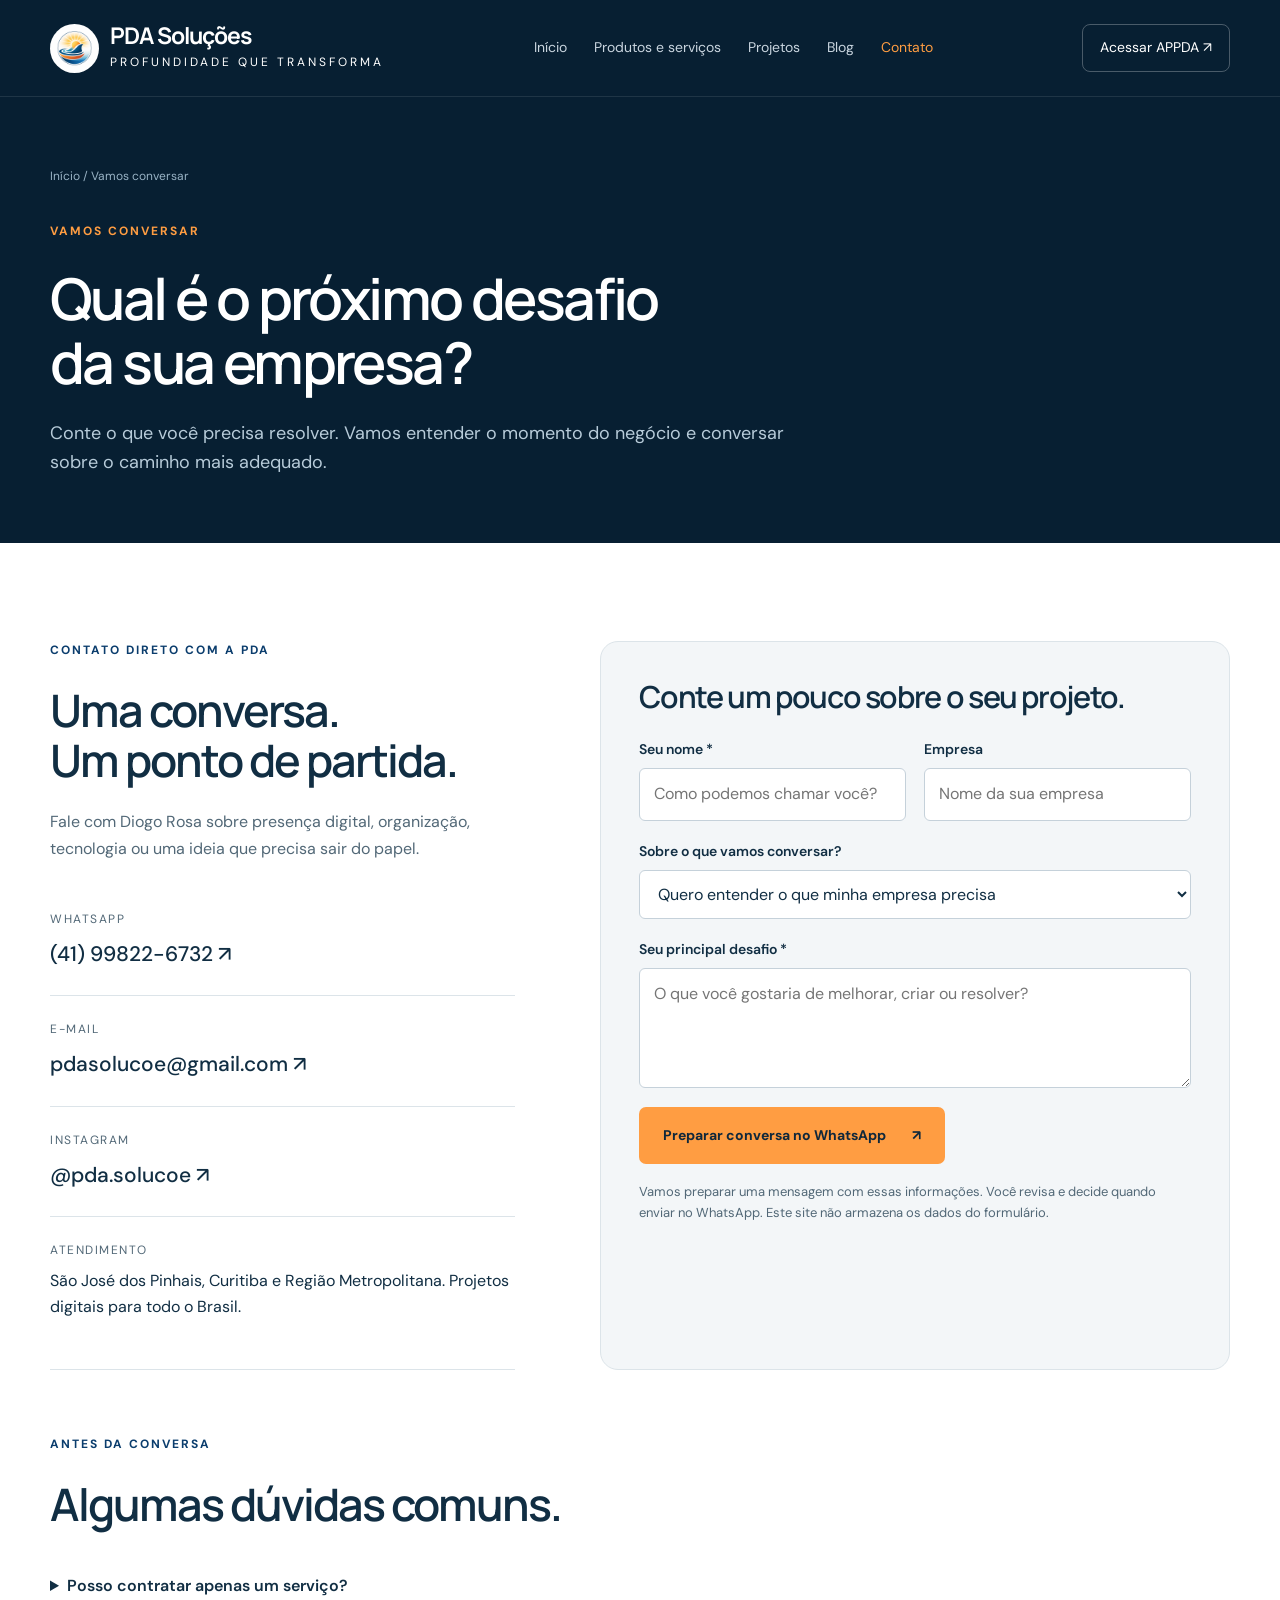
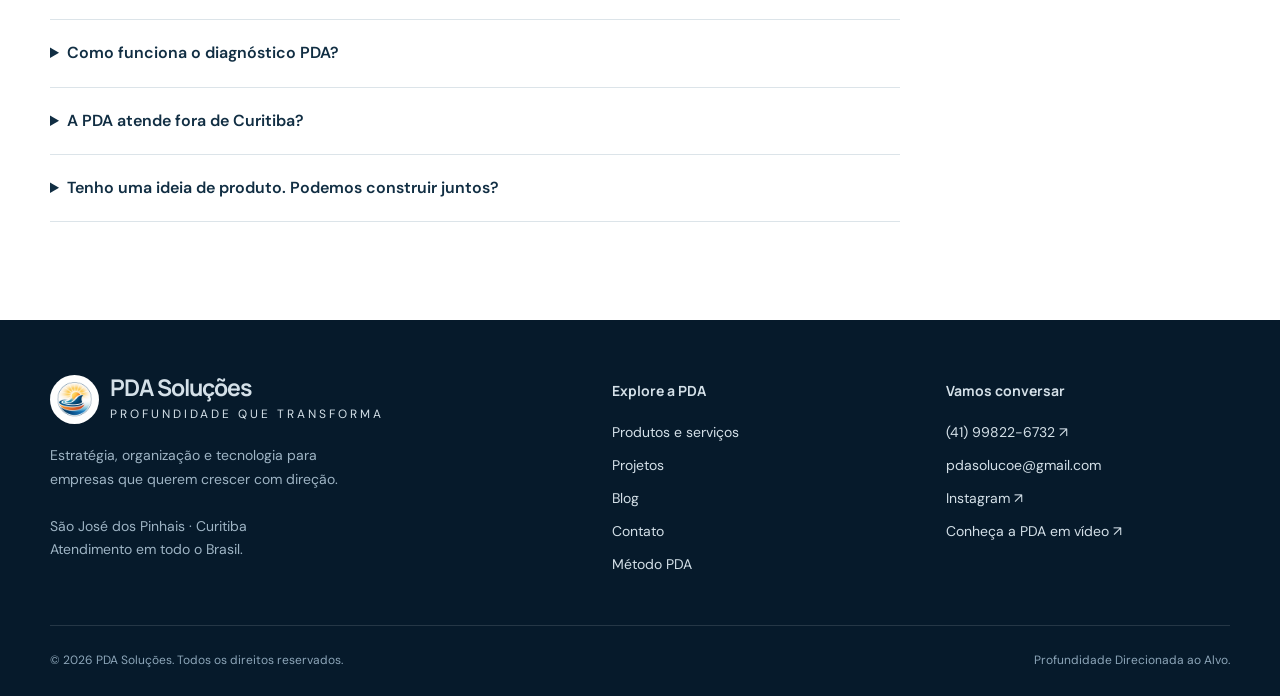
<file: contato.html>
<!doctype html><html lang="pt-BR"><head><meta charset="utf-8"><meta name="viewport" content="width=device-width, initial-scale=1"><title>Contato: vamos encontrar o seu alvo | PDA Soluções</title><meta name="description" content="Converse com Diogo Rosa, da PDA Soluções. Atendimento em São José dos Pinhais, Curitiba e todo o Brasil."><meta name="theme-color" content="#071f32"><link rel="icon" href="assets/logo-pda.png" type="image/png"><link rel="canonical" href="https://pdasolucoe.com.br/contato.html"><meta property="og:title" content="Contato: vamos encontrar o seu alvo | PDA Soluções"><meta property="og:description" content="Converse com Diogo Rosa, da PDA Soluções. Atendimento em São José dos Pinhais, Curitiba e todo o Brasil."><meta property="og:type" content="website"><meta property="og:locale" content="pt_BR"><meta property="og:image" content="https://pdasolucoe.com.br/assets/logo-pda.png"><link rel="stylesheet" href="styles.css"><script src="script.js" defer></script></head><body><a class="skip" href="#conteudo">Pular para o conteúdo</a><header class="header"><div class="container header-inner"><a class="brand" href="index.html" aria-label="PDA Soluções, início"><img src="assets/logo-pda.png" width="49" height="49" alt=""><span><strong>PDA Soluções</strong><small>Profundidade que transforma</small></span></a><button class="menu-toggle" aria-expanded="false" aria-controls="menu">Menu <span aria-hidden="true">☰</span></button><nav class="nav" id="menu" aria-label="Menu principal"><a href="index.html" >Início</a><a href="solucoes.html" >Produtos e serviços</a><a href="projetos.html" >Projetos</a><a href="blog.html" >Blog</a><a href="contato.html" aria-current="page">Contato</a></nav><a class="header-cta" href="https://appda.vercel.app/" target="_blank" rel="noopener noreferrer">Acessar APPDA ↗</a></div></header><main id="conteudo"><section class="page-intro"><div class="container"><div class="breadcrumb"><a href="index.html">Início</a> / Vamos conversar</div><span class="eyebrow" style="color:#ff9d42">Vamos conversar</span><h1>Qual é o próximo desafio<br>da sua empresa?</h1><p>Conte o que você precisa resolver. Vamos entender o momento do negócio e conversar sobre o caminho mais adequado.</p></div></section><section class="section"><div class="container"><div class="contact-grid"><div><span class="eyebrow">Contato direto com a PDA</span><h2>Uma conversa.<br>Um ponto de partida.</h2><p class="muted">Fale com Diogo Rosa sobre presença digital, organização, tecnologia ou uma ideia que precisa sair do papel.</p><div class="contact-channel"><small>WhatsApp</small><a href="https://wa.me/5541998226732?text=Ol%C3%A1!%20Quero%20conversar%20sobre%20uma%20solu%C3%A7%C3%A3o%20para%20minha%20empresa." target="_blank" rel="noopener noreferrer">(41) 99822-6732 ↗</a></div><div class="contact-channel"><small>E-mail</small><a href="mailto:pdasolucoe@gmail.com">pdasolucoe@gmail.com ↗</a></div><div class="contact-channel"><small>Instagram</small><a href="https://www.instagram.com/pda.solucoe/" target="_blank" rel="noopener noreferrer">@pda.solucoe ↗</a></div><div class="contact-channel"><small>Atendimento</small><p>São José dos Pinhais, Curitiba e Região Metropolitana. Projetos digitais para todo o Brasil.</p></div></div><form class="contact-form" id="contact-form"><h2>Conte um pouco sobre o seu projeto.</h2><div class="form-row"><div class="field"><label for="nome">Seu nome *</label><input id="nome" name="nome" autocomplete="name" maxlength="100" required placeholder="Como podemos chamar você?"></div><div class="field"><label for="empresa">Empresa</label><input id="empresa" name="empresa" autocomplete="organization" maxlength="120" placeholder="Nome da sua empresa"></div></div><div class="field"><label for="interesse">Sobre o que vamos conversar?</label><select id="interesse" name="interesse"><option>Quero entender o que minha empresa precisa</option><option>Diagnóstico PDA</option><option>Sites</option><option>Google e SEO local</option><option>Marketing e tráfego pago</option><option>Sistemas e automação</option><option>Desenvolvimento de produtos</option><option>APPDA</option><option>NFC e QR Code</option></select></div><div class="field"><label for="mensagem">Seu principal desafio *</label><textarea id="mensagem" name="mensagem" required minlength="10" maxlength="2000" placeholder="O que você gostaria de melhorar, criar ou resolver?"></textarea></div><button class="btn btn-primary" type="submit">Preparar conversa no WhatsApp <span aria-hidden="true">↗</span></button><p class="form-note">Vamos preparar uma mensagem com essas informações. Você revisa e decide quando enviar no WhatsApp. Este site não armazena os dados do formulário.</p><div class="form-status" role="status" aria-live="polite" id="form-status"></div><noscript><p>Para conversar, use o WhatsApp ou o e-mail informados nesta página.</p></noscript></form></div><div class="faq"><span class="eyebrow">Antes da conversa</span><h2>Algumas dúvidas comuns.</h2><details><summary>Posso contratar apenas um serviço?</summary><p>Sim. O projeto pode ser um site, o trabalho no Google, uma solução NFC ou outra necessidade específica. Também podemos combinar frentes em um Projeto PDA.</p></details><details><summary>Como funciona o diagnóstico PDA?</summary><p>Começamos entendendo o negócio, o objetivo e os principais desafios. A partir dessa conversa, definimos o escopo do diagnóstico e as próximas etapas.</p></details><details><summary>A PDA atende fora de Curitiba?</summary><p>Sim. A PDA atende São José dos Pinhais e Curitiba e desenvolve projetos digitais para empresas de outras regiões do Brasil. Necessidades presenciais são combinadas conforme o projeto.</p></details><details><summary>Tenho uma ideia de produto. Podemos construir juntos?</summary><p>Sim. Podemos conversar sobre estruturação da ideia, pesquisa de soluções e fornecedores, prototipagem e desenvolvimento em parceria. A viabilidade e as responsabilidades são avaliadas em conjunto.</p></details></div></div></section></main><footer class="footer"><div class="container"><div class="footer-top"><div><a class="brand" href="index.html" aria-label="PDA Soluções, início"><img src="assets/logo-pda.png" width="49" height="49" alt=""><span><strong>PDA Soluções</strong><small>Profundidade que transforma</small></span></a><p>Estratégia, organização e tecnologia para empresas que querem crescer com direção.</p><p>São José dos Pinhais · Curitiba<br>Atendimento em todo o Brasil.</p></div><div><h3>Explore a PDA</h3><nav aria-label="Rodapé"><a href="solucoes.html">Produtos e serviços</a><a href="projetos.html">Projetos</a><a href="blog.html">Blog</a><a href="contato.html">Contato</a><a href="index.html#metodo">Método PDA</a></nav></div><div><h3>Vamos conversar</h3><nav aria-label="Canais de contato"><a href="https://wa.me/5541998226732" target="_blank" rel="noopener noreferrer">(41) 99822-6732 ↗</a><a href="mailto:pdasolucoe@gmail.com">pdasolucoe@gmail.com</a><a href="https://www.instagram.com/pda.solucoe/" target="_blank" rel="noopener noreferrer">Instagram ↗</a><a href="https://youtu.be/tJAeiWPma-4" target="_blank" rel="noopener noreferrer">Conheça a PDA em vídeo ↗</a></nav></div></div><div class="footer-bottom"><span>© 2026 PDA Soluções. Todos os direitos reservados.</span><span>Profundidade Direcionada ao Alvo.</span></div></div></footer></body></html>
</file>
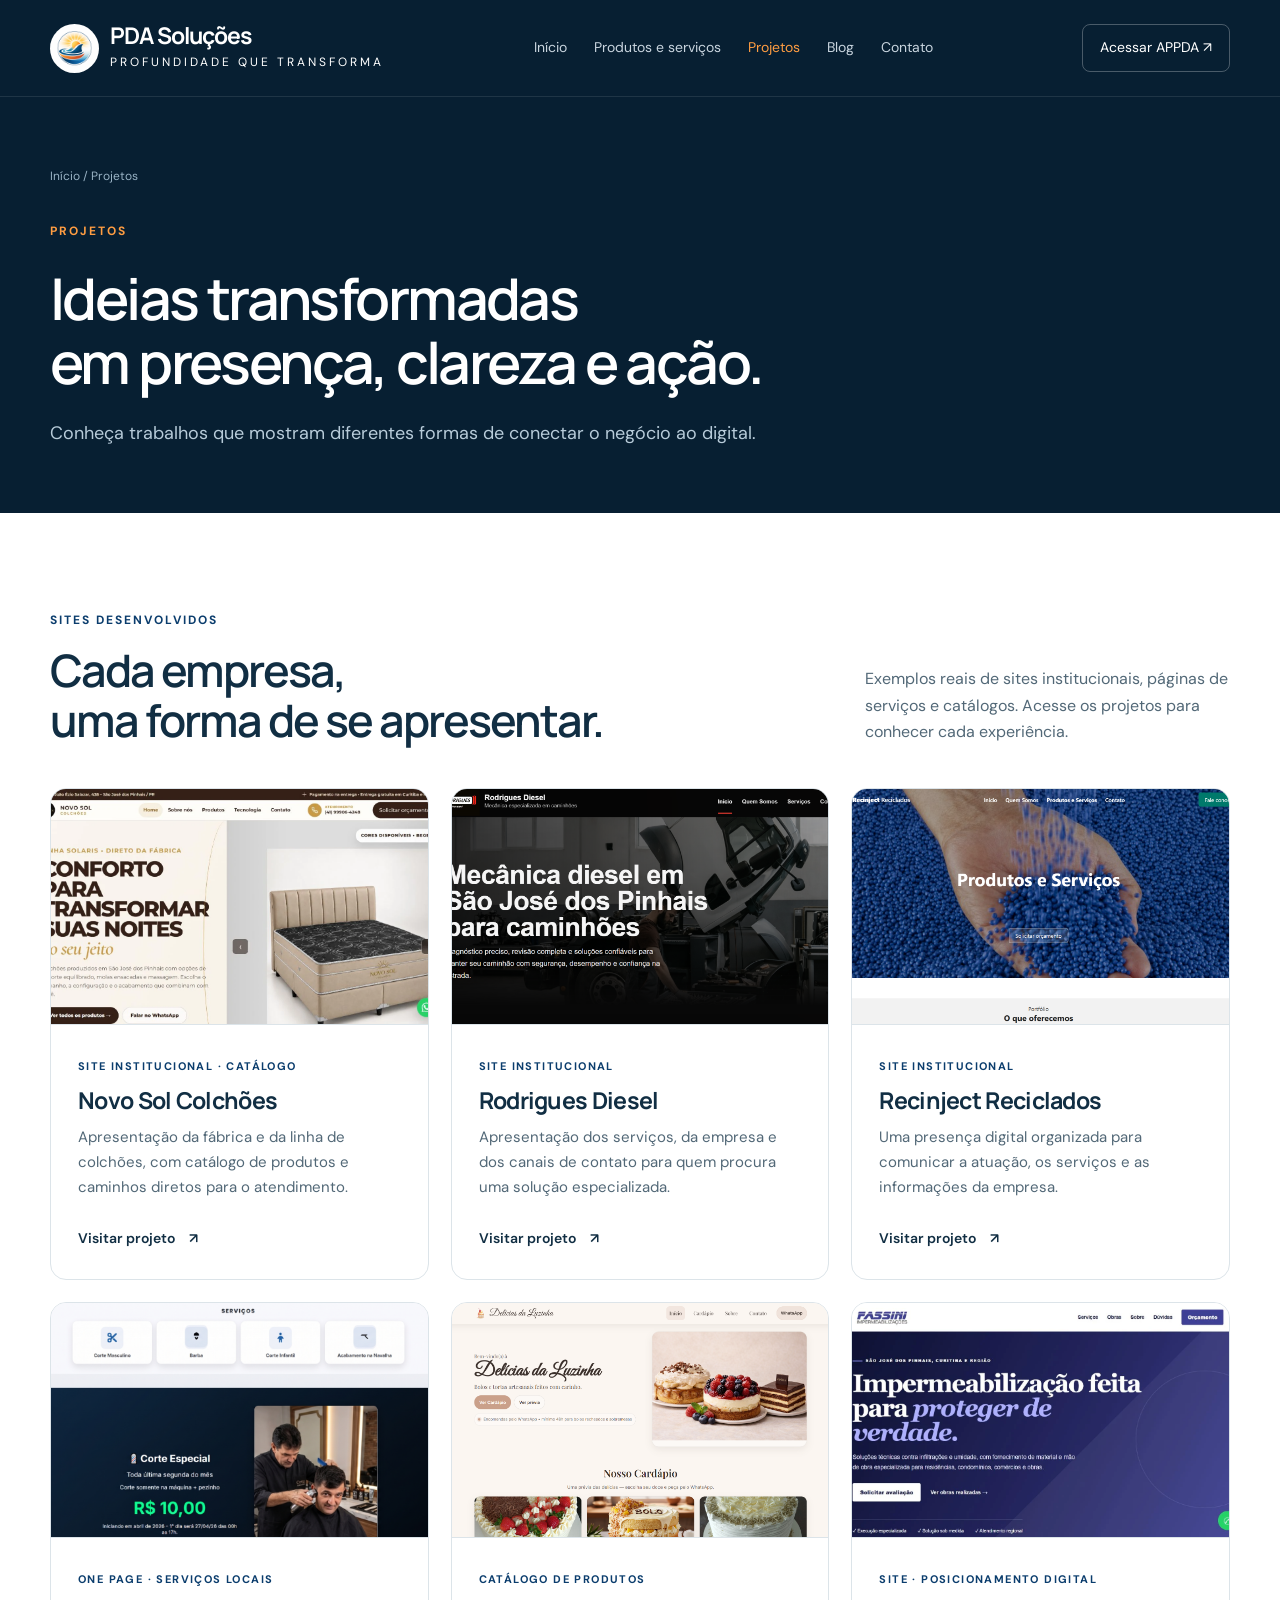
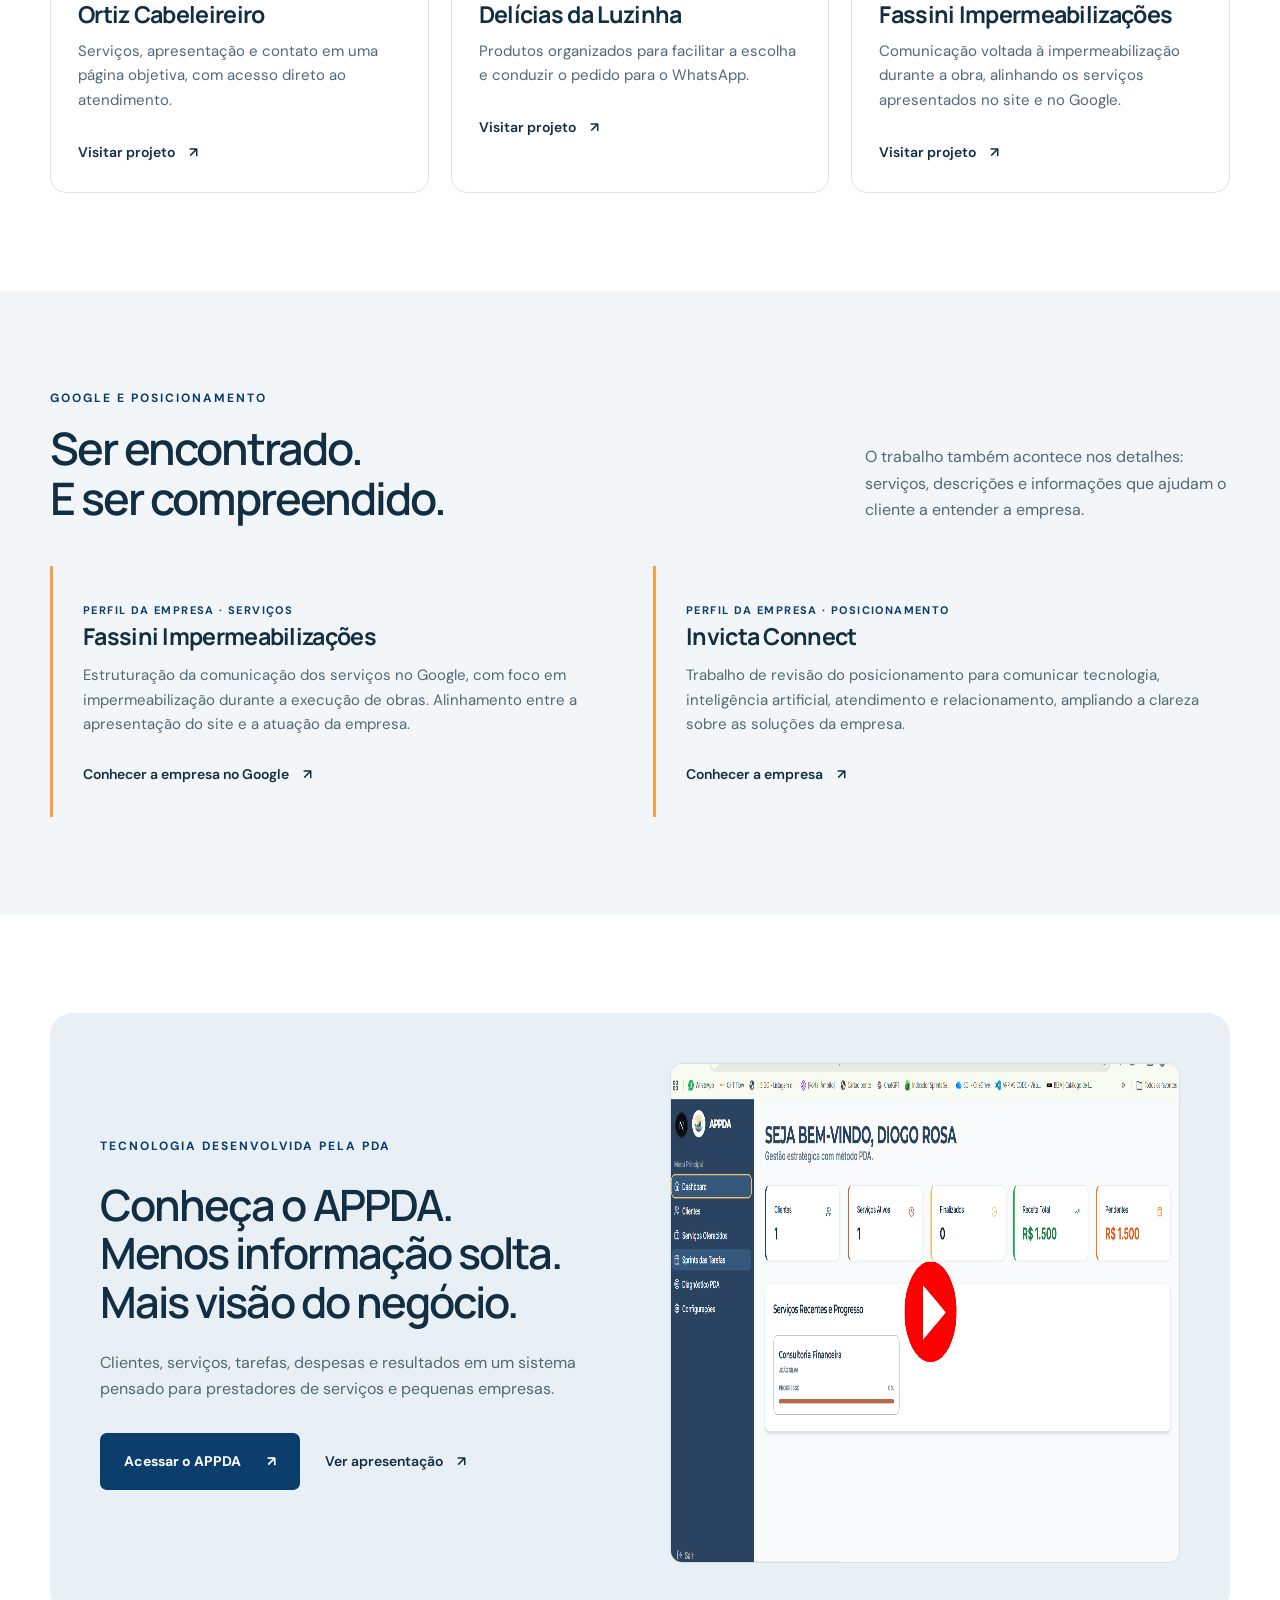
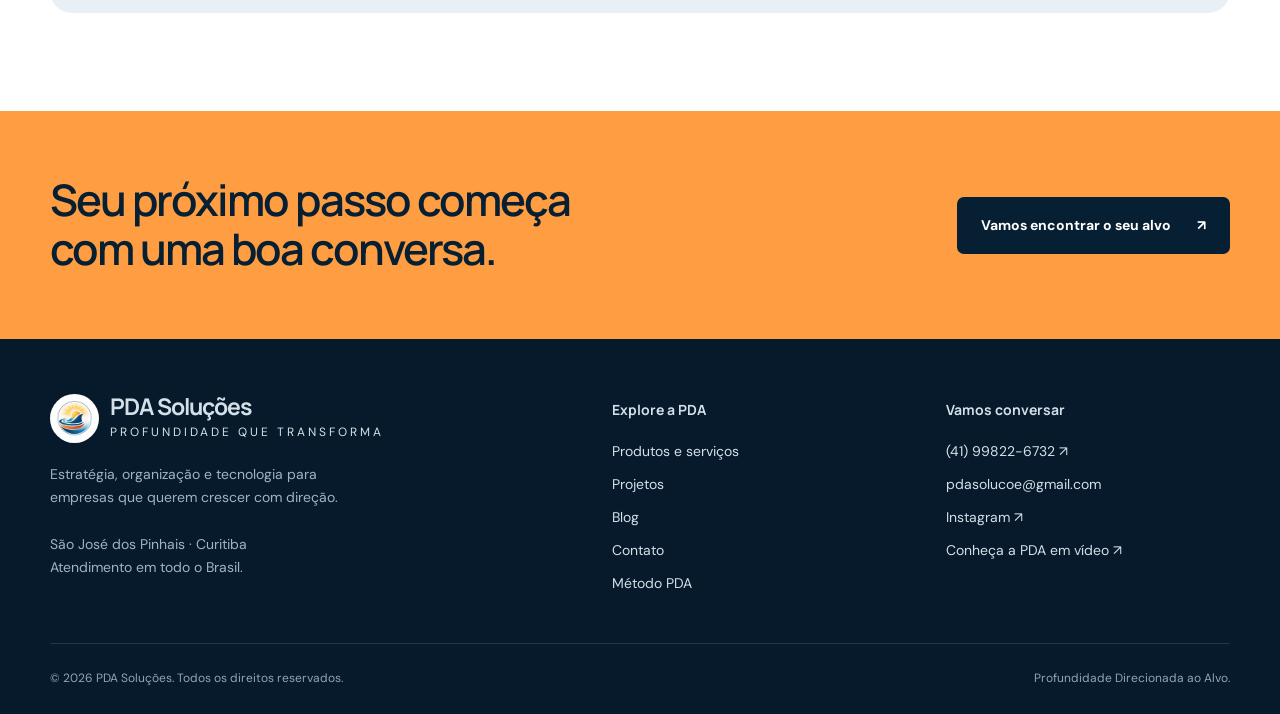
<file: projetos.html>
<!doctype html><html lang="pt-BR"><head><meta charset="utf-8"><meta name="viewport" content="width=device-width, initial-scale=1"><title>Projetos e portfólio | PDA Soluções</title><meta name="description" content="Conheça sites, projetos de presença no Google e o APPDA desenvolvidos com a PDA Soluções."><meta name="theme-color" content="#071f32"><link rel="icon" href="assets/logo-pda.png" type="image/png"><link rel="canonical" href="https://pdasolucoe.com.br/projetos.html"><meta property="og:title" content="Projetos e portfólio | PDA Soluções"><meta property="og:description" content="Conheça sites, projetos de presença no Google e o APPDA desenvolvidos com a PDA Soluções."><meta property="og:type" content="website"><meta property="og:locale" content="pt_BR"><meta property="og:image" content="https://pdasolucoe.com.br/assets/logo-pda.png"><link rel="stylesheet" href="styles.css"><script src="script.js" defer></script></head><body><a class="skip" href="#conteudo">Pular para o conteúdo</a><header class="header"><div class="container header-inner"><a class="brand" href="index.html" aria-label="PDA Soluções, início"><img src="assets/logo-pda.png" width="49" height="49" alt=""><span><strong>PDA Soluções</strong><small>Profundidade que transforma</small></span></a><button class="menu-toggle" aria-expanded="false" aria-controls="menu">Menu <span aria-hidden="true">☰</span></button><nav class="nav" id="menu" aria-label="Menu principal"><a href="index.html" >Início</a><a href="solucoes.html" >Produtos e serviços</a><a href="projetos.html" aria-current="page">Projetos</a><a href="blog.html" >Blog</a><a href="contato.html" >Contato</a></nav><a class="header-cta" href="https://appda.vercel.app/" target="_blank" rel="noopener noreferrer">Acessar APPDA ↗</a></div></header><main id="conteudo"><section class="page-intro"><div class="container"><div class="breadcrumb"><a href="index.html">Início</a> / Projetos</div><span class="eyebrow" style="color:#ff9d42">Projetos</span><h1>Ideias transformadas<br>em presença, clareza e ação.</h1><p>Conheça trabalhos que mostram diferentes formas de conectar o negócio ao digital.</p></div></section><section class="section"><div class="container"><div class="section-top"><div><span class="eyebrow">Sites desenvolvidos</span><h2>Cada empresa,<br>uma forma de se apresentar.</h2></div><p>Exemplos reais de sites institucionais, páginas de serviços e catálogos. Acesse os projetos para conhecer cada experiência.</p></div><div class="grid-3"><article class="project-card"><a href="https://novosolcolchoes.com.br/" target="_blank" rel="noopener noreferrer" aria-label="Visitar site Novo Sol Colchões"><div class="project-image"><img src="assets/novo-sol.webp" alt="Captura real do site Novo Sol Colchões" loading="lazy" width="800" height="500"></div><div class="project-copy"><span class="tag">Site institucional · Catálogo</span><h3>Novo Sol Colchões</h3><p>Apresentação da fábrica e da linha de colchões, com catálogo de produtos e caminhos diretos para o atendimento.</p><span class="text-link">Visitar projeto <span aria-hidden="true">↗</span></span></div></a></article><article class="project-card"><a href="https://rodriguesdiesel.com.br/" target="_blank" rel="noopener noreferrer" aria-label="Visitar site Rodrigues Diesel"><div class="project-image"><img src="assets/rodrigues-diesel.png" alt="Captura real do site Rodrigues Diesel" loading="lazy" width="800" height="500"></div><div class="project-copy"><span class="tag">Site institucional</span><h3>Rodrigues Diesel</h3><p>Apresentação dos serviços, da empresa e dos canais de contato para quem procura uma solução especializada.</p><span class="text-link">Visitar projeto <span aria-hidden="true">↗</span></span></div></a></article><article class="project-card"><a href="https://recinjectreciclados.com.br/" target="_blank" rel="noopener noreferrer" aria-label="Visitar site Recinject Reciclados"><div class="project-image"><img src="assets/recinject-reciclados.png" alt="Captura real do site Recinject Reciclados" loading="lazy" width="800" height="500"></div><div class="project-copy"><span class="tag">Site institucional</span><h3>Recinject Reciclados</h3><p>Uma presença digital organizada para comunicar a atuação, os serviços e as informações da empresa.</p><span class="text-link">Visitar projeto <span aria-hidden="true">↗</span></span></div></a></article><article class="project-card"><a href="https://ortiz-cabeleireiro.github.io/Site/" target="_blank" rel="noopener noreferrer" aria-label="Visitar site Ortiz Cabeleireiro"><div class="project-image"><img src="assets/ortiz-cabeleireiro.png" alt="Captura real do site Ortiz Cabeleireiro" loading="lazy" width="800" height="500"></div><div class="project-copy"><span class="tag">One page · Serviços locais</span><h3>Ortiz Cabeleireiro</h3><p>Serviços, apresentação e contato em uma página objetiva, com acesso direto ao atendimento.</p><span class="text-link">Visitar projeto <span aria-hidden="true">↗</span></span></div></a></article><article class="project-card"><a href="https://delicias-da-luzinha.github.io/site/" target="_blank" rel="noopener noreferrer" aria-label="Visitar site Delícias da Luzinha"><div class="project-image"><img src="assets/delicias-da-luzinha.png" alt="Captura real do site Delícias da Luzinha" loading="lazy" width="800" height="500"></div><div class="project-copy"><span class="tag">Catálogo de produtos</span><h3>Delícias da Luzinha</h3><p>Produtos organizados para facilitar a escolha e conduzir o pedido para o WhatsApp.</p><span class="text-link">Visitar projeto <span aria-hidden="true">↗</span></span></div></a></article><article class="project-card"><a href="https://fassini-manta.github.io/site/" target="_blank" rel="noopener noreferrer" aria-label="Visitar site Fassini Impermeabilizações"><div class="project-image"><img src="assets/fassini.webp" alt="Captura real do site Fassini Impermeabilizações" loading="lazy" width="800" height="500"></div><div class="project-copy"><span class="tag">Site · Posicionamento digital</span><h3>Fassini Impermeabilizações</h3><p>Comunicação voltada à impermeabilização durante a obra, alinhando os serviços apresentados no site e no Google.</p><span class="text-link">Visitar projeto <span aria-hidden="true">↗</span></span></div></a></article></div></div></section><section class="section light"><div class="container"><div class="section-top"><div><span class="eyebrow">Google e posicionamento</span><h2>Ser encontrado.<br>E ser compreendido.</h2></div><p>O trabalho também acontece nos detalhes: serviços, descrições e informações que ajudam o cliente a entender a empresa.</p></div><div class="grid-2"><article class="google-work"><span class="tag">Perfil da Empresa · Serviços</span><h3>Fassini Impermeabilizações</h3><p>Estruturação da comunicação dos serviços no Google, com foco em impermeabilização durante a execução de obras. Alinhamento entre a apresentação do site e a atuação da empresa.</p><a class="text-link" href="https://g.page/r/CXE59xfBFb1wEAI" target="_blank" rel="noopener noreferrer">Conhecer a empresa no Google <span aria-hidden="true">↗</span></a></article><article class="google-work"><span class="tag">Perfil da Empresa · Posicionamento</span><h3>Invicta Connect</h3><p>Trabalho de revisão do posicionamento para comunicar tecnologia, inteligência artificial, atendimento e relacionamento, ampliando a clareza sobre as soluções da empresa.</p><a class="text-link" href="https://invictaconnect.com.br/" target="_blank" rel="noopener noreferrer">Conhecer a empresa <span aria-hidden="true">↗</span></a></article></div></div></section><section class="section"><div class="container"><div class="app-band" id="appda"><div><span class="eyebrow">Tecnologia desenvolvida pela PDA</span><h2>Conheça o APPDA.<br>Menos informação solta.<br>Mais visão do negócio.</h2><p class="muted">Clientes, serviços, tarefas, despesas e resultados em um sistema pensado para prestadores de serviços e pequenas empresas.</p><div class="actions"><a class="btn btn-blue" href="https://appda.vercel.app/">Acessar o APPDA<span aria-hidden="true">↗</span></a><a class="text-link" href="https://youtu.be/FBcx6y73zVg" target="_blank" rel="noopener noreferrer">Ver apresentação <span aria-hidden="true">↗</span></a></div></div><a href="https://youtu.be/FBcx6y73zVg" target="_blank" rel="noopener noreferrer" aria-label="Assistir à apresentação do APPDA"><img src="assets/appda-dashboard.png" alt="Tela real do APPDA, sistema de gestão desenvolvido pela PDA" loading="lazy" width="800" height="500"></a></div></div></section><section class="cta"><div class="container"><h2>Seu próximo passo começa<br>com uma boa conversa.</h2><a class="btn btn-primary" href="contato.html">Vamos encontrar o seu alvo<span aria-hidden="true">↗</span></a></div></section></main><footer class="footer"><div class="container"><div class="footer-top"><div><a class="brand" href="index.html" aria-label="PDA Soluções, início"><img src="assets/logo-pda.png" width="49" height="49" alt=""><span><strong>PDA Soluções</strong><small>Profundidade que transforma</small></span></a><p>Estratégia, organização e tecnologia para empresas que querem crescer com direção.</p><p>São José dos Pinhais · Curitiba<br>Atendimento em todo o Brasil.</p></div><div><h3>Explore a PDA</h3><nav aria-label="Rodapé"><a href="solucoes.html">Produtos e serviços</a><a href="projetos.html">Projetos</a><a href="blog.html">Blog</a><a href="contato.html">Contato</a><a href="index.html#metodo">Método PDA</a></nav></div><div><h3>Vamos conversar</h3><nav aria-label="Canais de contato"><a href="https://wa.me/5541998226732" target="_blank" rel="noopener noreferrer">(41) 99822-6732 ↗</a><a href="mailto:pdasolucoe@gmail.com">pdasolucoe@gmail.com</a><a href="https://www.instagram.com/pda.solucoe/" target="_blank" rel="noopener noreferrer">Instagram ↗</a><a href="https://youtu.be/tJAeiWPma-4" target="_blank" rel="noopener noreferrer">Conheça a PDA em vídeo ↗</a></nav></div></div><div class="footer-bottom"><span>© 2026 PDA Soluções. Todos os direitos reservados.</span><span>Profundidade Direcionada ao Alvo.</span></div></div></footer></body></html>
</file>
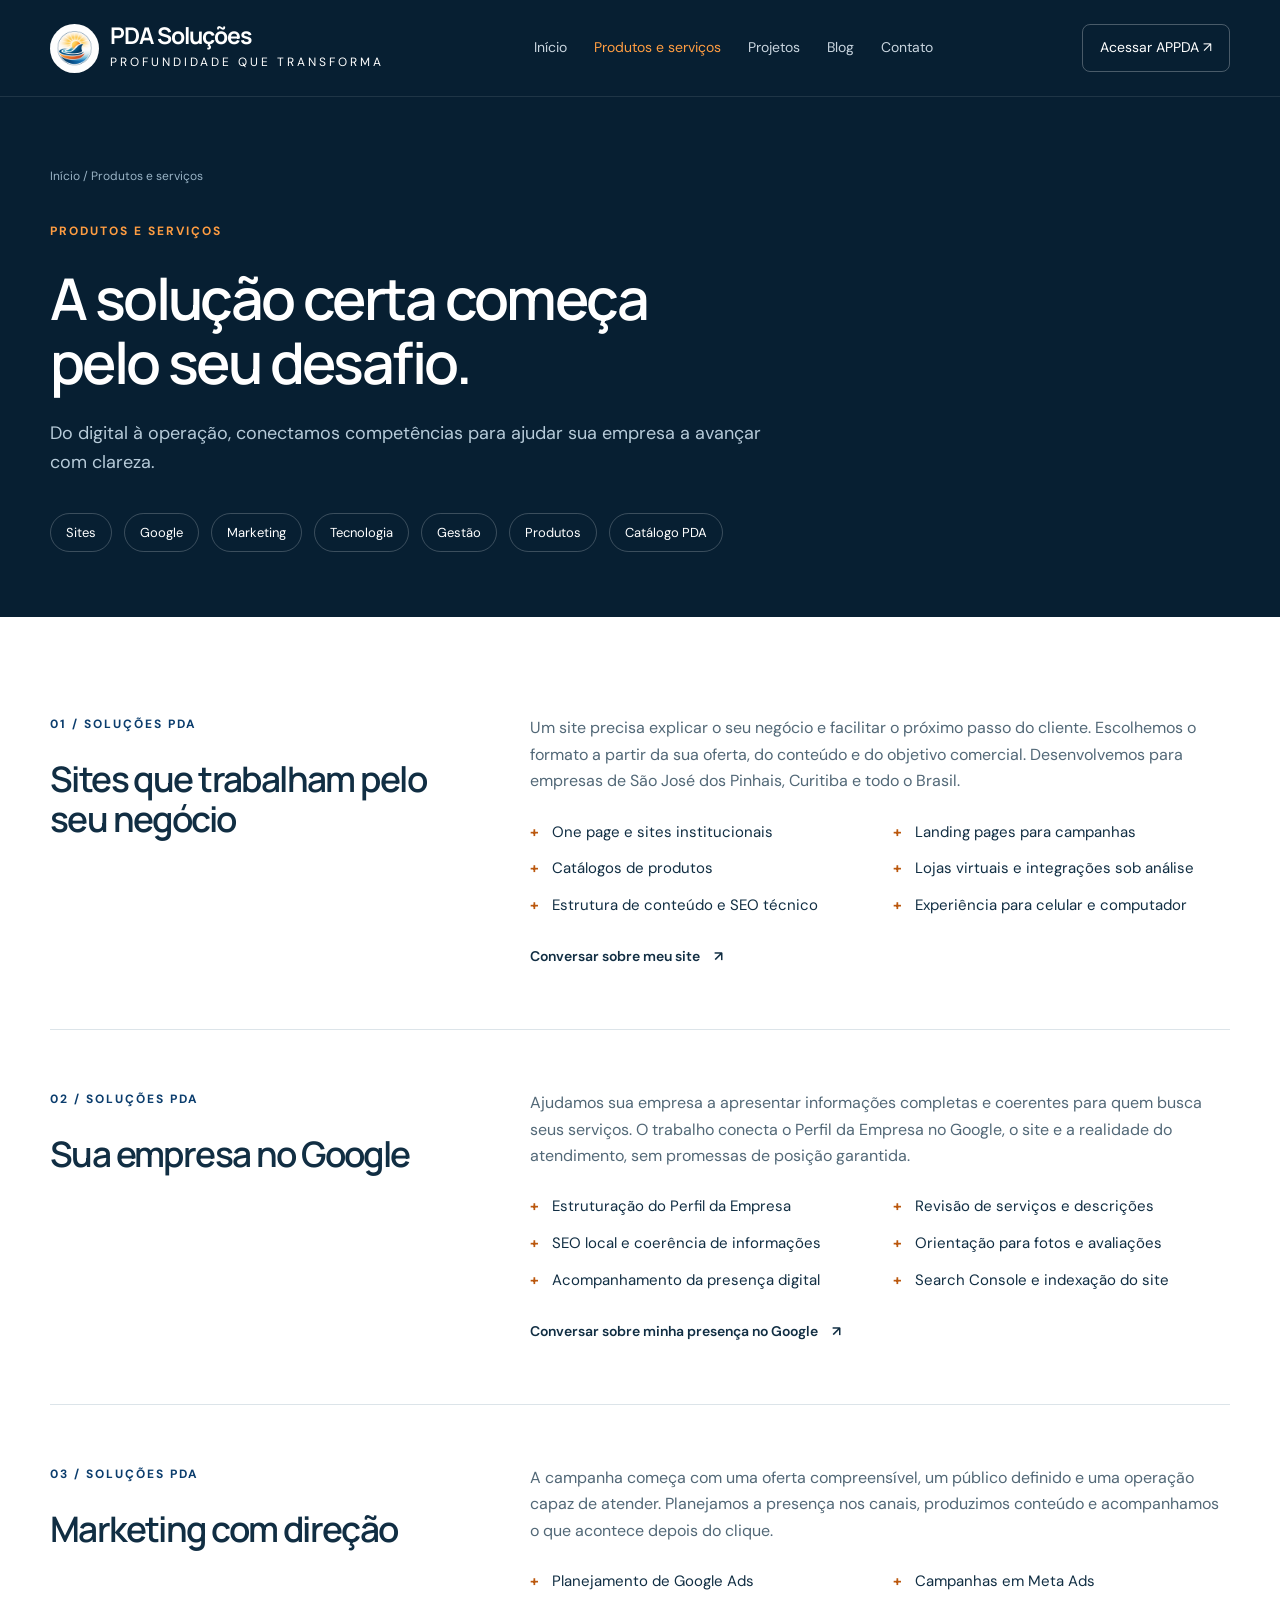
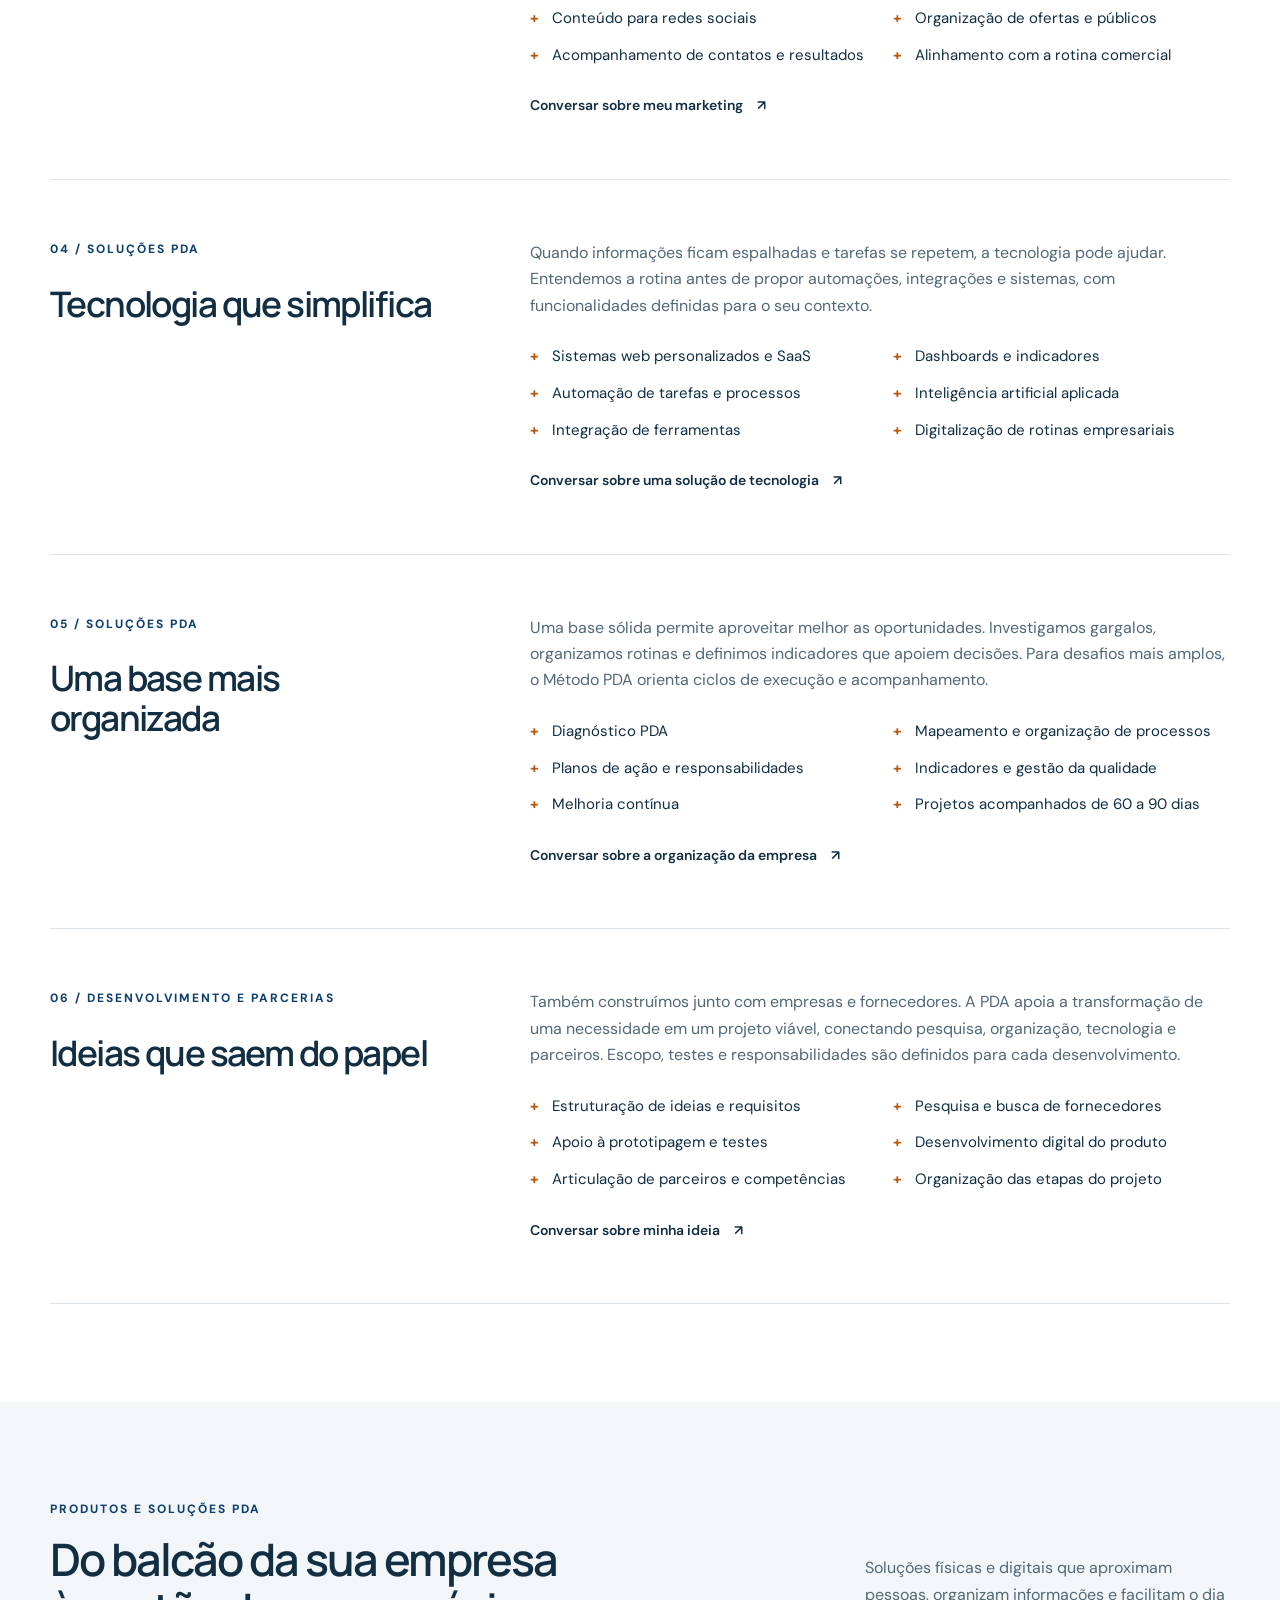
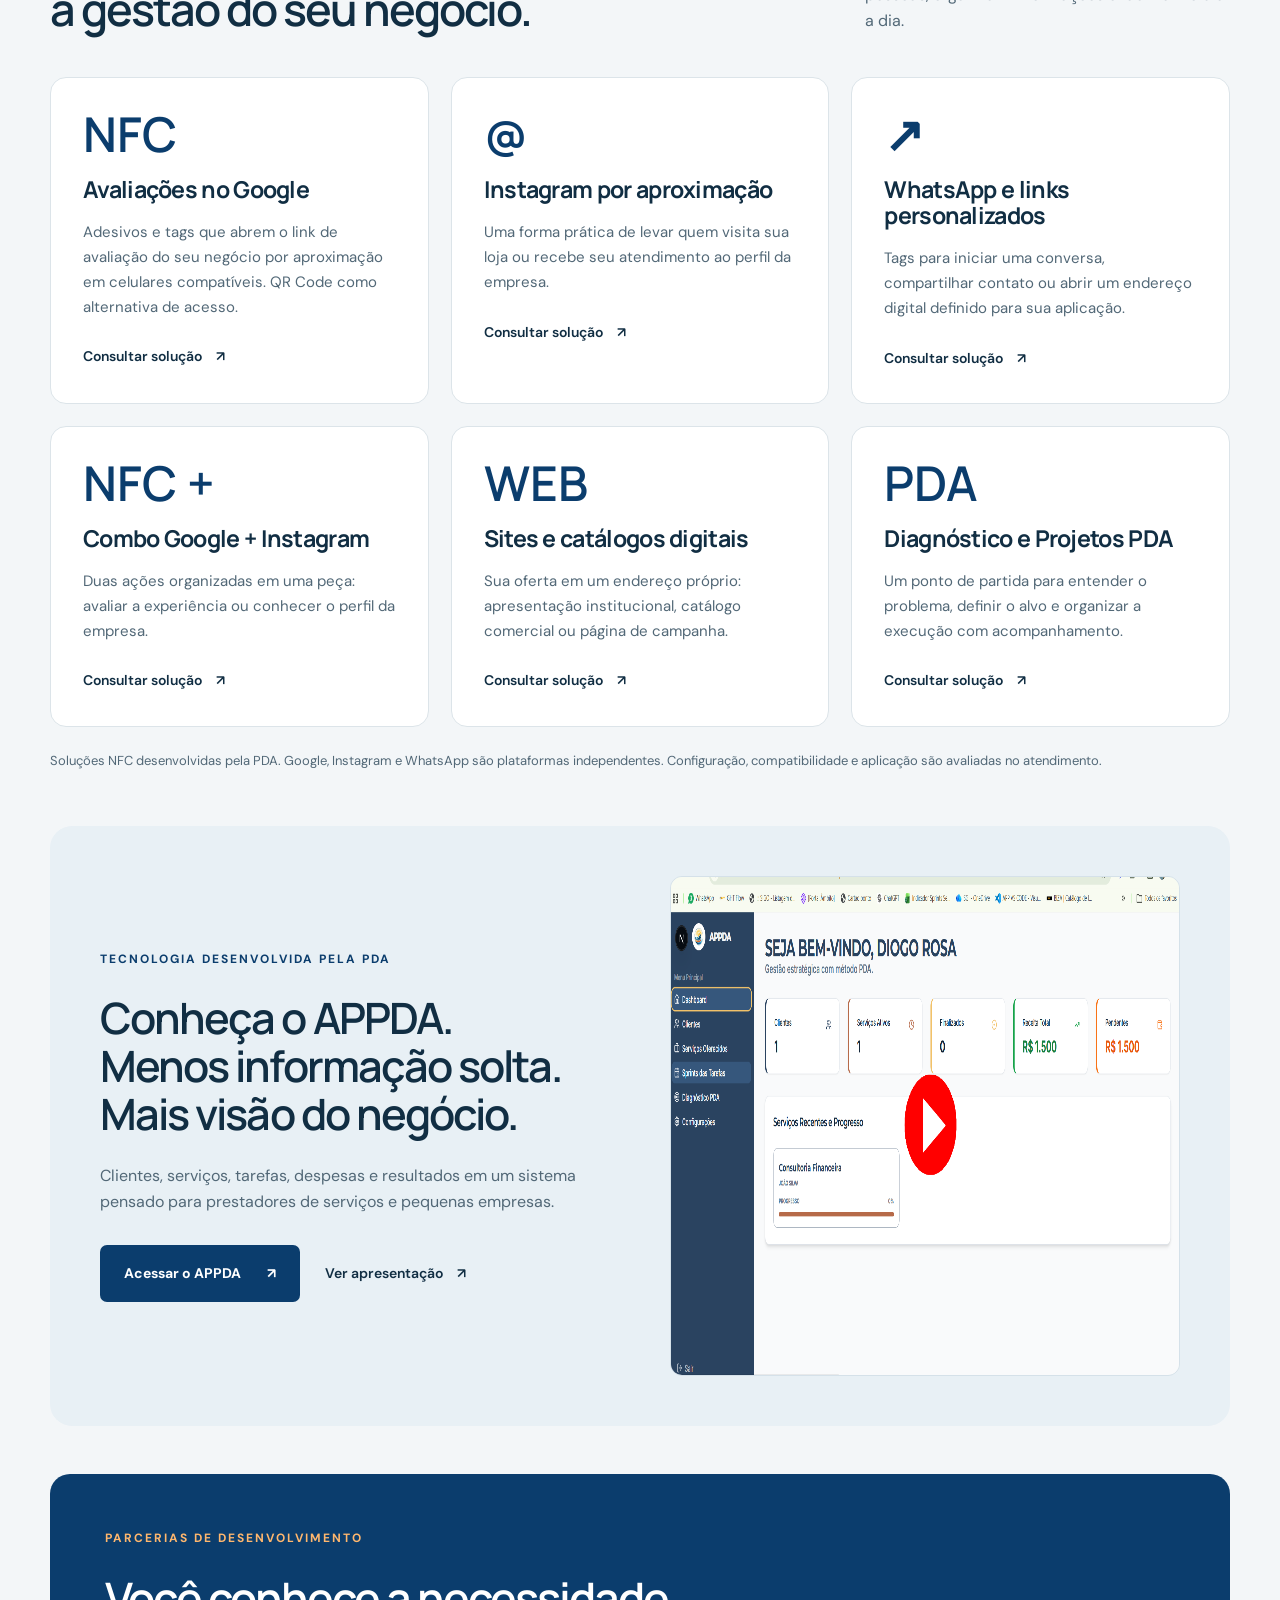
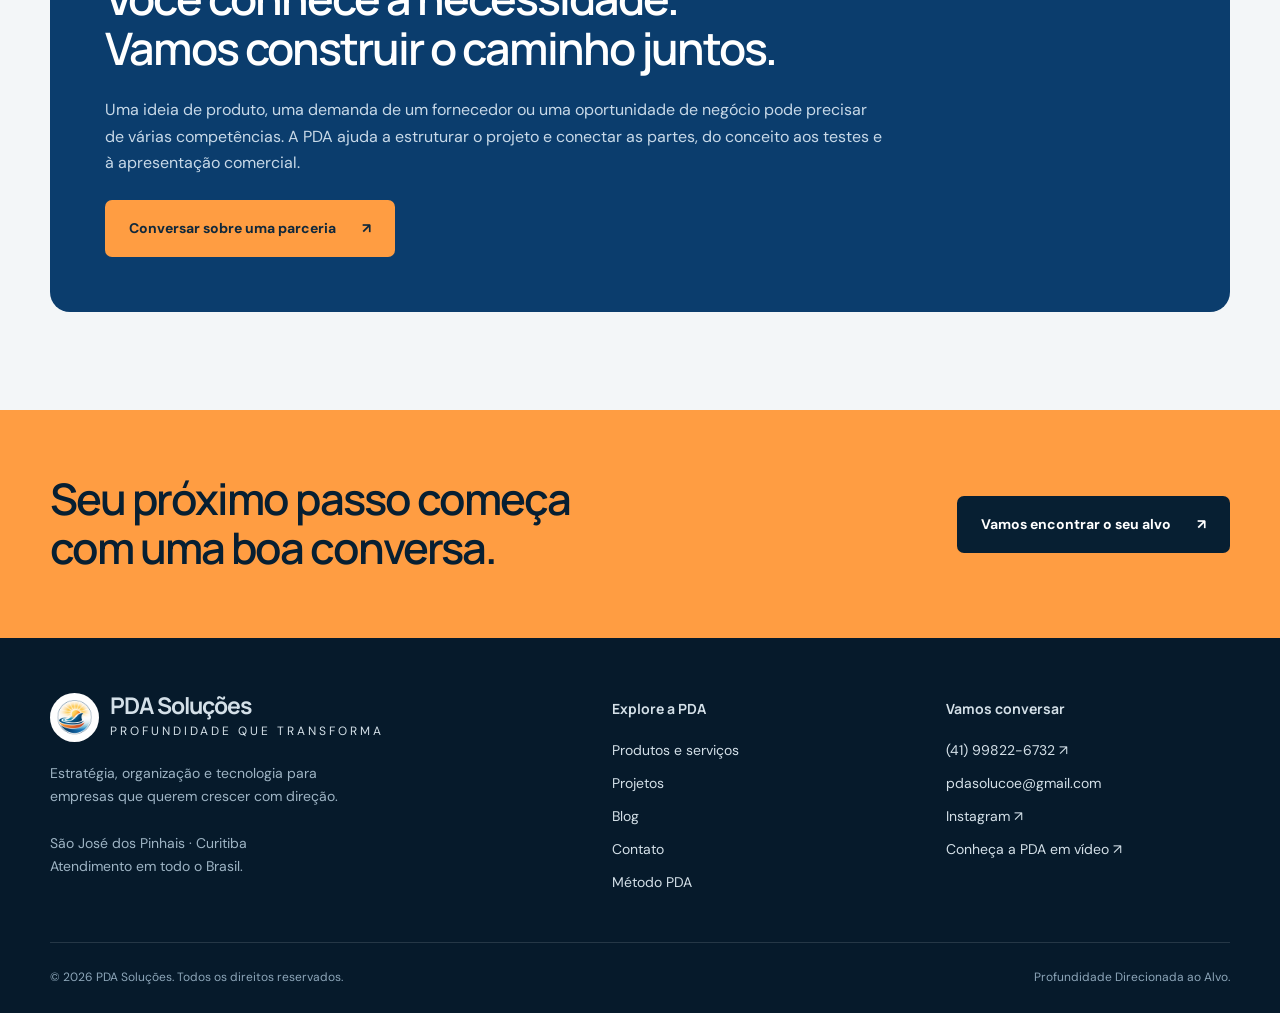
<file: solucoes.html>
<!doctype html><html lang="pt-BR"><head><meta charset="utf-8"><meta name="viewport" content="width=device-width, initial-scale=1"><title>Produtos e serviços | PDA Soluções</title><meta name="description" content="Sites, Google, tráfego pago, gestão, APPDA, NFC, IA e desenvolvimento de produtos. Explore as soluções da PDA."><meta name="theme-color" content="#071f32"><link rel="icon" href="assets/logo-pda.png" type="image/png"><link rel="canonical" href="https://pdasolucoe.com.br/solucoes.html"><meta property="og:title" content="Produtos e serviços | PDA Soluções"><meta property="og:description" content="Sites, Google, tráfego pago, gestão, APPDA, NFC, IA e desenvolvimento de produtos. Explore as soluções da PDA."><meta property="og:type" content="website"><meta property="og:locale" content="pt_BR"><meta property="og:image" content="https://pdasolucoe.com.br/assets/logo-pda.png"><link rel="stylesheet" href="styles.css"><script src="script.js" defer></script></head><body><a class="skip" href="#conteudo">Pular para o conteúdo</a><header class="header"><div class="container header-inner"><a class="brand" href="index.html" aria-label="PDA Soluções, início"><img src="assets/logo-pda.png" width="49" height="49" alt=""><span><strong>PDA Soluções</strong><small>Profundidade que transforma</small></span></a><button class="menu-toggle" aria-expanded="false" aria-controls="menu">Menu <span aria-hidden="true">☰</span></button><nav class="nav" id="menu" aria-label="Menu principal"><a href="index.html" >Início</a><a href="solucoes.html" aria-current="page">Produtos e serviços</a><a href="projetos.html" >Projetos</a><a href="blog.html" >Blog</a><a href="contato.html" >Contato</a></nav><a class="header-cta" href="https://appda.vercel.app/" target="_blank" rel="noopener noreferrer">Acessar APPDA ↗</a></div></header><main id="conteudo"><section class="page-intro"><div class="container"><div class="breadcrumb"><a href="index.html">Início</a> / Produtos e serviços</div><span class="eyebrow" style="color:#ff9d42">Produtos e serviços</span><h1>A solução certa começa<br>pelo seu desafio.</h1><p>Do digital à operação, conectamos competências para ajudar sua empresa a avançar com clareza.</p><nav class="jump-links" aria-label="Áreas de atuação"><a href="#sites">Sites</a><a href="#google">Google</a><a href="#marketing">Marketing</a><a href="#tecnologia">Tecnologia</a><a href="#gestao">Gestão</a><a href="#produtos">Produtos</a><a href="#catalogo">Catálogo PDA</a></nav></div></section><div class="container section"><section class="service-detail" id="sites"><div><span class="eyebrow">01 / Soluções PDA</span><h2>Sites que trabalham pelo seu negócio</h2></div><div><p class="muted">Um site precisa explicar o seu negócio e facilitar o próximo passo do cliente. Escolhemos o formato a partir da sua oferta, do conteúdo e do objetivo comercial. Desenvolvemos para empresas de São José dos Pinhais, Curitiba e todo o Brasil.</p><ul><li>One page e sites institucionais</li><li>Landing pages para campanhas</li><li>Catálogos de produtos</li><li>Lojas virtuais e integrações sob análise</li><li>Estrutura de conteúdo e SEO técnico</li><li>Experiência para celular e computador</li></ul><a class="text-link" href="contato.html?interesse=Sites">Conversar sobre meu site <span aria-hidden="true">↗</span></a></div></section><section class="service-detail" id="google"><div><span class="eyebrow">02 / Soluções PDA</span><h2>Sua empresa no Google</h2></div><div><p class="muted">Ajudamos sua empresa a apresentar informações completas e coerentes para quem busca seus serviços. O trabalho conecta o Perfil da Empresa no Google, o site e a realidade do atendimento, sem promessas de posição garantida.</p><ul><li>Estruturação do Perfil da Empresa</li><li>Revisão de serviços e descrições</li><li>SEO local e coerência de informações</li><li>Orientação para fotos e avaliações</li><li>Acompanhamento da presença digital</li><li>Search Console e indexação do site</li></ul><a class="text-link" href="contato.html?interesse=Google%20e%20SEO%20local">Conversar sobre minha presença no Google <span aria-hidden="true">↗</span></a></div></section><section class="service-detail" id="marketing"><div><span class="eyebrow">03 / Soluções PDA</span><h2>Marketing com direção</h2></div><div><p class="muted">A campanha começa com uma oferta compreensível, um público definido e uma operação capaz de atender. Planejamos a presença nos canais, produzimos conteúdo e acompanhamos o que acontece depois do clique.</p><ul><li>Planejamento de Google Ads</li><li>Campanhas em Meta Ads</li><li>Conteúdo para redes sociais</li><li>Organização de ofertas e públicos</li><li>Acompanhamento de contatos e resultados</li><li>Alinhamento com a rotina comercial</li></ul><a class="text-link" href="contato.html?interesse=Marketing%20e%20tr%C3%A1fego%20pago">Conversar sobre meu marketing <span aria-hidden="true">↗</span></a></div></section><section class="service-detail" id="tecnologia"><div><span class="eyebrow">04 / Soluções PDA</span><h2>Tecnologia que simplifica</h2></div><div><p class="muted">Quando informações ficam espalhadas e tarefas se repetem, a tecnologia pode ajudar. Entendemos a rotina antes de propor automações, integrações e sistemas, com funcionalidades definidas para o seu contexto.</p><ul><li>Sistemas web personalizados e SaaS</li><li>Dashboards e indicadores</li><li>Automação de tarefas e processos</li><li>Inteligência artificial aplicada</li><li>Integração de ferramentas</li><li>Digitalização de rotinas empresariais</li></ul><a class="text-link" href="contato.html?interesse=Sistemas%20e%20automa%C3%A7%C3%A3o">Conversar sobre uma solução de tecnologia <span aria-hidden="true">↗</span></a></div></section><section class="service-detail" id="gestao"><div><span class="eyebrow">05 / Soluções PDA</span><h2>Uma base mais organizada</h2></div><div><p class="muted">Uma base sólida permite aproveitar melhor as oportunidades. Investigamos gargalos, organizamos rotinas e definimos indicadores que apoiem decisões. Para desafios mais amplos, o Método PDA orienta ciclos de execução e acompanhamento.</p><ul><li>Diagnóstico PDA</li><li>Mapeamento e organização de processos</li><li>Planos de ação e responsabilidades</li><li>Indicadores e gestão da qualidade</li><li>Melhoria contínua</li><li>Projetos acompanhados de 60 a 90 dias</li></ul><a class="text-link" href="contato.html?interesse=Diagn%C3%B3stico%20PDA">Conversar sobre a organização da empresa <span aria-hidden="true">↗</span></a></div></section><section class="service-detail" id="produtos"><div><span class="eyebrow">06 / Desenvolvimento e parcerias</span><h2>Ideias que saem do papel</h2></div><div><p class="muted">Também construímos junto com empresas e fornecedores. A PDA apoia a transformação de uma necessidade em um projeto viável, conectando pesquisa, organização, tecnologia e parceiros. Escopo, testes e responsabilidades são definidos para cada desenvolvimento.</p><ul><li>Estruturação de ideias e requisitos</li><li>Pesquisa e busca de fornecedores</li><li>Apoio à prototipagem e testes</li><li>Desenvolvimento digital do produto</li><li>Articulação de parceiros e competências</li><li>Organização das etapas do projeto</li></ul><a class="text-link" href="contato.html?interesse=Desenvolvimento%20de%20produtos">Conversar sobre minha ideia <span aria-hidden="true">↗</span></a></div></section></div><section class="section light" id="catalogo"><div class="container"><div class="section-top"><div><span class="eyebrow">Produtos e soluções PDA</span><h2>Do balcão da sua empresa<br>à gestão do seu negócio.</h2></div><p>Soluções físicas e digitais que aproximam pessoas, organizam informações e facilitam o dia a dia.</p></div><div class="grid-3"><article class="product-card"><div class="product-mark" aria-hidden="true">NFC</div><h3>Avaliações no Google</h3><p>Adesivos e tags que abrem o link de avaliação do seu negócio por aproximação em celulares compatíveis. QR Code como alternativa de acesso.</p><a class="text-link" href="contato.html?interesse=Avalia%C3%A7%C3%B5es%20no%20Google">Consultar solução <span aria-hidden="true">↗</span></a></article><article class="product-card"><div class="product-mark" aria-hidden="true">@</div><h3>Instagram por aproximação</h3><p>Uma forma prática de levar quem visita sua loja ou recebe seu atendimento ao perfil da empresa.</p><a class="text-link" href="contato.html?interesse=Instagram%20por%20aproxima%C3%A7%C3%A3o">Consultar solução <span aria-hidden="true">↗</span></a></article><article class="product-card"><div class="product-mark" aria-hidden="true">↗</div><h3>WhatsApp e links personalizados</h3><p>Tags para iniciar uma conversa, compartilhar contato ou abrir um endereço digital definido para sua aplicação.</p><a class="text-link" href="contato.html?interesse=WhatsApp%20e%20links%20personalizados">Consultar solução <span aria-hidden="true">↗</span></a></article><article class="product-card"><div class="product-mark" aria-hidden="true">NFC +</div><h3>Combo Google + Instagram</h3><p>Duas ações organizadas em uma peça: avaliar a experiência ou conhecer o perfil da empresa.</p><a class="text-link" href="contato.html?interesse=Combo%20Google%20%2B%20Instagram">Consultar solução <span aria-hidden="true">↗</span></a></article><article class="product-card"><div class="product-mark" aria-hidden="true">WEB</div><h3>Sites e catálogos digitais</h3><p>Sua oferta em um endereço próprio: apresentação institucional, catálogo comercial ou página de campanha.</p><a class="text-link" href="contato.html?interesse=Sites%20e%20cat%C3%A1logos%20digitais">Consultar solução <span aria-hidden="true">↗</span></a></article><article class="product-card"><div class="product-mark" aria-hidden="true">PDA</div><h3>Diagnóstico e Projetos PDA</h3><p>Um ponto de partida para entender o problema, definir o alvo e organizar a execução com acompanhamento.</p><a class="text-link" href="contato.html?interesse=Diagn%C3%B3stico%20e%20Projetos%20PDA">Consultar solução <span aria-hidden="true">↗</span></a></article></div><p class="muted" style="font-size:13px;margin-top:23px">Soluções NFC desenvolvidas pela PDA. Google, Instagram e WhatsApp são plataformas independentes. Configuração, compatibilidade e aplicação são avaliadas no atendimento.</p><div style="margin-top:55px"><div class="app-band" id="appda"><div><span class="eyebrow">Tecnologia desenvolvida pela PDA</span><h2>Conheça o APPDA.<br>Menos informação solta.<br>Mais visão do negócio.</h2><p class="muted">Clientes, serviços, tarefas, despesas e resultados em um sistema pensado para prestadores de serviços e pequenas empresas.</p><div class="actions"><a class="btn btn-blue" href="https://appda.vercel.app/">Acessar o APPDA<span aria-hidden="true">↗</span></a><a class="text-link" href="https://youtu.be/FBcx6y73zVg" target="_blank" rel="noopener noreferrer">Ver apresentação <span aria-hidden="true">↗</span></a></div></div><a href="https://youtu.be/FBcx6y73zVg" target="_blank" rel="noopener noreferrer" aria-label="Assistir à apresentação do APPDA"><img src="assets/appda-dashboard.png" alt="Tela real do APPDA, sistema de gestão desenvolvido pela PDA" loading="lazy" width="800" height="500"></a></div></div><div class="full-panel"><span class="eyebrow" style="color:#ffb76e">Parcerias de desenvolvimento</span><h2>Você conhece a necessidade.<br>Vamos construir o caminho juntos.</h2><p>Uma ideia de produto, uma demanda de um fornecedor ou uma oportunidade de negócio pode precisar de várias competências. A PDA ajuda a estruturar o projeto e conectar as partes, do conceito aos testes e à apresentação comercial.</p><a class="btn btn-primary" href="contato.html?interesse=Desenvolvimento%20de%20produtos">Conversar sobre uma parceria<span aria-hidden="true">↗</span></a></div></div></section><section class="cta"><div class="container"><h2>Seu próximo passo começa<br>com uma boa conversa.</h2><a class="btn btn-primary" href="contato.html">Vamos encontrar o seu alvo<span aria-hidden="true">↗</span></a></div></section></main><footer class="footer"><div class="container"><div class="footer-top"><div><a class="brand" href="index.html" aria-label="PDA Soluções, início"><img src="assets/logo-pda.png" width="49" height="49" alt=""><span><strong>PDA Soluções</strong><small>Profundidade que transforma</small></span></a><p>Estratégia, organização e tecnologia para empresas que querem crescer com direção.</p><p>São José dos Pinhais · Curitiba<br>Atendimento em todo o Brasil.</p></div><div><h3>Explore a PDA</h3><nav aria-label="Rodapé"><a href="solucoes.html">Produtos e serviços</a><a href="projetos.html">Projetos</a><a href="blog.html">Blog</a><a href="contato.html">Contato</a><a href="index.html#metodo">Método PDA</a></nav></div><div><h3>Vamos conversar</h3><nav aria-label="Canais de contato"><a href="https://wa.me/5541998226732" target="_blank" rel="noopener noreferrer">(41) 99822-6732 ↗</a><a href="mailto:pdasolucoe@gmail.com">pdasolucoe@gmail.com</a><a href="https://www.instagram.com/pda.solucoe/" target="_blank" rel="noopener noreferrer">Instagram ↗</a><a href="https://youtu.be/tJAeiWPma-4" target="_blank" rel="noopener noreferrer">Conheça a PDA em vídeo ↗</a></nav></div></div><div class="footer-bottom"><span>© 2026 PDA Soluções. Todos os direitos reservados.</span><span>Profundidade Direcionada ao Alvo.</span></div></div></footer></body></html>
</file>
<file: styles.css>
@import url('https://fonts.googleapis.com/css2?family=DM+Sans:wght@400;500;600;700&family=Manrope:wght@400;500;600;700;800&display=swap');
:root{--navy:#071f32;--blue:#0b3d6d;--orange:#ff9d42;--ink:#112e43;--muted:#526877;--paper:#f3f6f8;--line:#dce4e9;--white:#fff;--radius:18px;--font:'DM Sans',Arial,sans-serif}
*{box-sizing:border-box}html{scroll-behavior:smooth;scroll-padding-top:100px}body{margin:0;background:var(--white);color:var(--ink);font-family:var(--font);font-size:16px;line-height:1.65}a{color:inherit;text-decoration:none}button,input,select,textarea{font:inherit}button,a,input,select,textarea{-webkit-tap-highlight-color:transparent}img{max-width:100%;display:block}button{cursor:pointer}h1,h2,h3,h4{font-family:'Manrope',Arial,sans-serif;line-height:1.12;letter-spacing:-.045em;margin:0 0 24px}h1{font-size:clamp(2.8rem,5.25vw,5rem);font-weight:600}h2{font-size:clamp(2rem,3.5vw,3.3rem);font-weight:600}h3{font-size:1.45rem;font-weight:700;letter-spacing:-.03em}p{margin:0 0 24px}a:focus-visible,button:focus-visible,input:focus-visible,textarea:focus-visible,select:focus-visible,summary:focus-visible{outline:3px solid #ea7e24;outline-offset:5px}::selection{background:#ff9d42;color:#071f32}.container{width:min(1280px,calc(100% - 100px));margin:auto}.skip{position:fixed;top:-100px;left:20px;z-index:100;background:white;padding:10px}.skip:focus{top:10px}.header{background:var(--navy);color:white;border-bottom:1px solid #ffffff19}.header-inner{display:flex;align-items:center;justify-content:space-between;min-height:96px;gap:24px}.brand{display:flex;align-items:center;gap:11px;flex-shrink:0}.brand img{width:49px;height:49px;border-radius:50%;object-fit:cover}.brand strong{display:block;font-family:Manrope,Arial,sans-serif;font-size:23px;letter-spacing:-1px;line-height:1.1}.brand small{display:block;font-size:12px;letter-spacing:3px;text-transform:uppercase;margin-top:4px}.nav{display:flex;gap:27px;align-items:center}.nav a{font-size:14px;color:#c9d5df}.nav a:hover,.nav a[aria-current=page]{color:var(--orange)}.nav a[aria-current=page]{position:relative}.header-cta{font-size:14px;border:1px solid #ffffff44;border-radius:8px;padding:11px 17px;white-space:nowrap}.menu-toggle{display:none;color:white;background:none;border:1px solid #ffffff50;border-radius:6px;padding:8px 13px}.eyebrow{text-transform:uppercase;letter-spacing:2px;font-size:12px;font-weight:700;display:block;margin-bottom:24px;color:var(--blue)}.dark .eyebrow,.hero .eyebrow{color:#adc5d7}.eyebrow i{display:inline-block;width:22px;height:2px;background:var(--orange);vertical-align:middle;margin-right:10px}.hero{color:white;background:var(--navy);overflow:hidden}.hero-grid{display:grid;grid-template-columns:1.1fr .9fr;gap:56px;padding-top:62px;padding-bottom:66px;align-items:center}.hero h1 em{color:var(--orange);font-style:normal}.hero h1{max-width:760px}.hero-copy>p{max-width:580px;color:#b5c9d7;font-size:17px;line-height:1.75}.actions{display:flex;align-items:center;gap:25px;flex-wrap:wrap;margin-top:30px}.btn{display:inline-flex;justify-content:center;align-items:center;gap:26px;font-size:14px;font-weight:700;padding:17px 23px;border:1px solid transparent;border-radius:7px;line-height:1.5;transition:background .2s,transform .2s}.btn:hover{transform:translateY(-2px)}.btn-primary{background:var(--orange);color:#10283b}.btn-primary:hover{background:#ffb265}.btn-blue{background:var(--blue);color:white}.btn-outline{border-color:var(--line)}.text-link{font-size:14px;font-weight:600;display:inline-flex;gap:14px;align-items:center}.text-link:hover{text-decoration:underline;text-underline-offset:5px}.hero-note{margin-top:35px;color:#95acbc;font-size:12px;letter-spacing:.2px}.hero-art{position:relative;min-height:475px;border-radius:160px 160px 18px 18px;background:#0a2c46;overflow:hidden;isolation:isolate}.hero-art>img{width:100%;height:510px;object-fit:cover}.hero-art:after{content:'';position:absolute;inset:55% 0 0;background:linear-gradient(transparent,#041825d9);z-index:0}.art-caption{position:absolute;bottom:30px;left:30px;right:30px;z-index:1;display:flex;justify-content:space-between;align-items:end;gap:20px}.art-caption strong{font-size:19px;line-height:1.3;font-weight:500}.art-caption small{display:block;color:#b9d3e1;font-size:11px;text-transform:uppercase;letter-spacing:2px;margin-bottom:10px}.circle-link{border:1px solid #ffffff60;border-radius:50%;width:46px;height:46px;display:grid;place-items:center;flex-shrink:0}.ribbon{background:#0c2b42;color:#c4d1dc;border-top:1px solid #ffffff14}.ribbon .container{display:flex;justify-content:space-between;align-items:center;gap:24px;padding-block:23px;font-size:13px}.ribbon span+span:before{content:'✦';color:var(--orange);margin-right:24px}.section{padding:98px 0}.section-top{display:flex;justify-content:space-between;gap:50px;align-items:end;margin-bottom:43px}.section-top h2{margin:0;max-width:680px}.section-top p{max-width:365px;color:var(--muted);margin:0}.section-top .eyebrow{margin-bottom:14px}.muted{color:var(--muted)}.light{background:var(--paper)}.dark{background:var(--navy);color:white}.dark .muted,.dark p{color:#b1c5d3}.grid-3{display:grid;grid-template-columns:repeat(3,1fr);gap:22px}.grid-2{display:grid;grid-template-columns:repeat(2,1fr);gap:26px}.service-card{padding:31px;border:1px solid var(--line);border-radius:var(--radius);background:white;transition:border-color .2s,transform .2s}.service-card:hover{border-color:#7794a8;transform:translateY(-3px)}.service-card .icon{width:45px;height:45px;color:var(--blue);margin-bottom:35px;display:grid;place-items:center;background:#edf3f8;border-radius:12px}.icon svg{width:25px;height:25px;fill:none;stroke:currentColor;stroke-width:1.5;stroke-linecap:round;stroke-linejoin:round}.service-card p{font-size:15px;color:var(--muted);margin-bottom:22px}.service-card .text-link{color:var(--blue)}.card-number{font-size:12px;color:#718694;display:block;margin-bottom:24px}.method-grid{display:grid;grid-template-columns:1fr 1fr;gap:100px}.method-copy h2 em{font-style:normal;color:var(--orange)}.method-copy p{max-width:530px}.method-steps{border-top:1px solid #ffffff27}.method-step{display:grid;grid-template-columns:40px 1fr;gap:23px;padding:30px 0;border-bottom:1px solid #ffffff27}.method-step>span{color:var(--orange);font-size:14px}.method-step h3{margin-bottom:10px;font-size:24px}.method-step p{font-size:15px;margin:0}.method-quote{padding-left:24px;border-left:2px solid var(--orange);margin:34px 0;font-size:21px;line-height:1.5}.project-card{border:1px solid var(--line);border-radius:16px;overflow:hidden;background:white}.project-image{aspect-ratio:16/10;overflow:hidden;background:#e3ebf0;border-bottom:1px solid var(--line)}.project-image img{width:100%;height:100%;object-fit:cover;transition:transform .4s}.project-card:hover .project-image img{transform:scale(1.035)}.project-copy{padding:27px}.project-copy h3{margin:9px 0 12px}.project-copy p{font-size:15px;color:var(--muted)}.tag{font-size:11px;letter-spacing:1.4px;text-transform:uppercase;font-weight:700;color:var(--blue)}.project-copy .text-link{margin-top:4px}.app-band{display:grid;grid-template-columns:1fr 1fr;gap:60px;align-items:center;border-radius:22px;background:#e8f0f5;padding:50px}.app-band img{border-radius:12px;border:1px solid #d5e1e9}.app-band h2{font-size:2.7rem}.blog-card{padding:28px 0;border-top:1px solid var(--line)}.blog-card h3{margin:20px 0 18px;line-height:1.25}.blog-card p{color:var(--muted);font-size:15px}.blog-card .meta{display:flex;justify-content:space-between;font-size:12px;color:var(--muted);gap:10px}.blog-card .meta span:first-child{color:var(--blue);font-weight:700}.cta{padding:65px 0;background:var(--orange);color:var(--navy)}.cta .container{display:flex;justify-content:space-between;align-items:center;gap:40px}.cta h2{max-width:740px;margin:0;font-size:clamp(2rem,3.4vw,3rem)}.cta .btn{background:var(--navy);color:white;flex-shrink:0}.footer{padding:55px 0 25px;background:#061a2b;color:#d4e0e8}.footer-top{display:grid;grid-template-columns:1.8fr 1fr 1fr;gap:50px}.footer .brand{margin-bottom:20px}.footer p{color:#9eb4c4;font-size:14px;max-width:330px}.footer h3{font-size:14px;letter-spacing:0;margin:8px 0 22px}.footer nav{display:flex;flex-direction:column;gap:10px;font-size:14px}.footer a:hover{color:var(--orange)}.footer-bottom{border-top:1px solid #ffffff20;display:flex;justify-content:space-between;gap:30px;margin-top:40px;padding-top:25px;font-size:12px;color:#8da6b9}.page-intro{padding:70px 0 65px;background:var(--navy);color:white}.page-intro h1{max-width:980px;font-size:clamp(2.7rem,4.5vw,4.3rem)}.page-intro p{max-width:750px;color:#b7cbd9;font-size:18px;margin-bottom:0}.breadcrumb{font-size:12px;color:#99b3c5;margin-bottom:35px}.breadcrumb a:hover{color:white}.jump-links{display:flex;gap:12px;flex-wrap:wrap;margin-top:35px}.jump-links a{font-size:13px;padding:8px 15px;border:1px solid #ffffff35;border-radius:30px}.jump-links a:hover{background:#ffffff13}.service-detail{display:grid;grid-template-columns:.8fr 1.4fr;gap:80px;border-bottom:1px solid var(--line);padding:60px 0}.service-detail:first-child{padding-top:0}.service-detail h2{font-size:2.2rem}.service-detail ul{padding:0;list-style:none;display:grid;grid-template-columns:1fr 1fr;gap:12px 25px;margin:25px 0}.service-detail li{font-size:15px;padding-left:22px;position:relative}.service-detail li:before{content:'+';position:absolute;left:0;color:#bb580e;font-weight:bold}.product-card{border:1px solid var(--line);padding:32px;border-radius:16px;background:white}.product-card h3{margin:18px 0}.product-card p{color:var(--muted);font-size:15px}.product-card .product-mark{font-family:Manrope,sans-serif;font-size:48px;font-weight:600;color:var(--blue);line-height:1}.product-card small{font-size:12px;color:var(--muted)}.full-panel{background:var(--blue);color:white;padding:55px;border-radius:20px;margin-top:48px}.full-panel p{max-width:780px;color:#c8d9e8}.full-panel h2{max-width:740px}.google-work{padding:30px;border-left:3px solid var(--orange);background:var(--paper)}.google-work h3{margin-bottom:14px}.google-work p{font-size:15px;color:var(--muted)}.contact-grid{display:grid;grid-template-columns:.85fr 1.15fr;gap:85px}.contact-channel{padding:24px 0;border-bottom:1px solid var(--line)}.contact-channel small{display:block;font-size:12px;text-transform:uppercase;letter-spacing:1.5px;color:var(--muted);margin-bottom:7px}.contact-channel a{font-size:21px;font-weight:500;overflow-wrap:anywhere}.contact-channel a:hover{color:#b55410}.contact-form{background:var(--paper);border:1px solid var(--line);border-radius:18px;padding:38px}.contact-form h2{font-size:1.9rem}.form-row{display:grid;grid-template-columns:1fr 1fr;gap:18px}.field{display:flex;flex-direction:column;gap:7px;margin-bottom:19px}.field label{font-size:14px;font-weight:600}.field input,.field textarea,.field select{width:100%;padding:12px 14px;border:1px solid #c5d1da;border-radius:6px;background:white;color:var(--ink);min-width:0}.field textarea{resize:vertical;min-height:120px}.form-note{font-size:13px;color:var(--muted);margin:17px 0 0}.form-status{font-size:14px;margin-top:15px}.faq{margin-top:65px;max-width:850px}.faq details{border-bottom:1px solid var(--line);padding:20px 0}.faq summary{cursor:pointer;font-weight:600}.faq details p{color:var(--muted);margin:15px 0 0}.article-layout{display:grid;grid-template-columns:220px 1fr;gap:80px;max-width:1070px;margin:auto}.article-sidebar{font-size:14px;color:var(--muted)}.article-sidebar a{display:block;padding:8px 0}.article-body{max-width:770px;font-size:18px;line-height:1.85}.article-body h2{font-size:1.9rem;margin-top:45px;line-height:1.25}.article-body ul,.article-body ol{padding-left:24px}.article-body li{margin-bottom:12px}.article-body .callout{padding:25px 30px;border-left:3px solid var(--orange);background:var(--paper);margin:30px 0;font-size:19px}.article-body .sources{font-size:14px;border-top:1px solid var(--line);padding-top:25px;margin-top:40px}.sources a{color:var(--blue);text-decoration:underline;overflow-wrap:anywhere}.blog-feature{display:grid;grid-template-columns:.75fr 1.25fr;background:var(--navy);color:white;border-radius:20px;overflow:hidden;margin-bottom:50px}.blog-feature img{width:100%;height:100%;max-height:420px;object-fit:cover}.blog-feature>div{padding:45px}.blog-feature h2{font-size:2.4rem;margin:18px 0}.blog-feature p{color:#b5c9d7}.blog-feature .tag{color:var(--orange)}[hidden]{display:none!important}
@media(min-width:1600px){.hero-grid{padding-block:85px}.hero-art>img{height:560px}}
@media(max-width:1100px){.container{width:calc(100% - 56px)}.nav{gap:16px}.header-cta{display:none}.hero-grid{gap:30px}.hero h1{font-size:3.5rem}.hero-art>img{height:475px}.method-grid{gap:50px}.service-detail{gap:40px}.contact-grid{gap:40px}}
@media(max-width:800px){.container{width:calc(100% - 40px)}.header-inner{min-height:80px;flex-wrap:wrap}.menu-toggle{display:block}.nav{display:none;width:100%;padding:0 0 25px;flex-direction:column;align-items:stretch;gap:0}.nav.open{display:flex}.nav a{padding:12px 0}.hero-grid{grid-template-columns:1fr;padding-top:45px;padding-bottom:38px;gap:40px}.hero h1{font-size:clamp(2.8rem,8vw,4rem);max-width:650px}.hero-art{border-radius:100px 100px 14px 14px;min-height:350px}.hero-art>img{height:390px}.hero-copy>p{font-size:16px}.hero-note{margin-top:24px}.ribbon .container{flex-wrap:wrap;justify-content:center;gap:12px 25px;font-size:12px}.ribbon span+span:before{display:none}.section{padding:65px 0}.section-top{display:block;margin-bottom:30px}.section-top p,.section-top>a{margin-top:22px;display:block}.grid-3{grid-template-columns:1fr 1fr}.method-grid,.app-band,.contact-grid{grid-template-columns:1fr;gap:35px}.app-band{padding:30px}.service-detail{grid-template-columns:1fr;gap:15px;padding:40px 0}.service-detail h2{margin-bottom:0}.footer-top{grid-template-columns:1fr 1fr;gap:30px}.footer-top>div:first-child{grid-column:1/-1}.cta .container{display:block}.cta .btn{margin-top:25px}.page-intro{padding:40px 0 50px}.article-layout{grid-template-columns:1fr;gap:20px}.article-sidebar{border-bottom:1px solid var(--line);padding-bottom:20px}.article-sidebar nav{display:none}.blog-feature{grid-template-columns:1fr}.blog-feature img{height:240px}.blog-feature>div{padding:30px}.full-panel{padding:30px}}
@media(max-width:520px){.grid-3,.grid-2,.form-row{grid-template-columns:1fr}.hero .actions{gap:23px}.hero .btn{width:100%;justify-content:space-between}.hero-art>img{height:340px}.hero-art{min-height:340px}.hero .eyebrow{font-size:10px;letter-spacing:1.6px}.service-card{padding:26px}.service-card .icon{margin-bottom:23px}.service-detail ul{grid-template-columns:1fr}.footer-bottom{display:block}.footer-bottom span{display:block;margin-top:8px}.contact-form{padding:24px}.page-intro h1{font-size:2.6rem}.blog-feature h2{font-size:2rem}.article-body{font-size:17px}.app-band h2{font-size:2.1rem}.brand strong{font-size:21px}}
@media(prefers-reduced-motion:reduce){html{scroll-behavior:auto}*,*:before,*:after{transition:none!important;animation:none!important}}
@media(max-width:800px){.header .brand small{display:none}.header .brand img{width:42px;height:42px}.header-inner{gap:15px}.footer .brand small{letter-spacing:1px;font-size:12px;max-width:250px}.contact-form .btn{white-space:normal;gap:12px}.grid-2>*,.grid-3>*,.contact-grid>*,.app-band>*{min-width:0}}
/* Capa comercial: mensagem em HTML sobre a imagem fornecida pela PDA. */
.hero-marketing{position:relative;isolation:isolate;background:#031c34}
.hero-marketing .hero-scene{position:absolute;inset:0;width:100%;height:100%;object-fit:cover;object-position:center;z-index:-2}
.hero-marketing:before{content:'';position:absolute;inset:0;z-index:-1;background:linear-gradient(90deg,rgba(3,22,41,.97) 0%,rgba(3,22,41,.91) 27%,rgba(3,22,41,.65) 43%,rgba(3,22,41,.05) 66%)}
.hero-marketing-inner{min-height:730px;display:flex;align-items:center;padding-top:65px;padding-bottom:64px}
.hero-marketing .hero-copy{width:49%;max-width:590px}
.hero-marketing h1{font-size:clamp(2.8rem,4.25vw,4.2rem);line-height:1.08;letter-spacing:-.045em;margin-bottom:25px}
.hero-marketing .hero-copy>p{font-size:17px;line-height:1.65;color:#e1eaf2;max-width:510px;margin-bottom:16px}
.hero-marketing .hero-copy>.hero-support{font-size:15px;color:#bccddd}
.hero-services{display:flex;flex-wrap:wrap;gap:8px;list-style:none;padding:0;margin:24px 0 0;max-width:500px}
.hero-services li{font-size:12px;color:#dcebf6;border:1px solid #7ca5c644;background:#072c4766;border-radius:5px;padding:5px 10px}
.hero-marketing .actions{gap:18px;margin-top:26px}
.hero-marketing .btn{padding:15px 18px;gap:15px}
.hero-marketing .hero-note{margin-top:24px;color:#b1c8d9}
@media(max-width:1100px) and (min-width:801px){.hero-marketing .hero-copy{width:56%}.hero-marketing-inner{min-height:710px}.hero-marketing:before{background:linear-gradient(90deg,#031629f5 0%,#031629dd 38%,#03162933 78%)}}
@media(max-width:800px){.hero-marketing-inner{min-height:0;padding-top:45px;padding-bottom:340px}.hero-marketing .hero-copy{width:100%;max-width:600px}.hero-marketing h1{font-size:clamp(2.7rem,7.5vw,3.7rem)}.hero-marketing .hero-scene{top:auto;bottom:0;height:390px;object-position:70% center}.hero-marketing:before{background:linear-gradient(to bottom,#031c34 0%,#031c34 57%,rgba(3,28,52,.85) 66%,rgba(3,28,52,0) 83%)}.hero-marketing .actions{align-items:flex-start}.hero-marketing .hero-copy>.hero-support{font-size:16px}}
@media(max-width:520px){.hero-marketing-inner{padding-bottom:265px}.hero-marketing .hero-scene{height:295px}.hero-marketing:before{background:linear-gradient(to bottom,#031c34 0%,#031c34 64%,rgba(3,28,52,.8) 72%,rgba(3,28,52,0) 86%)}.hero-marketing .hero-copy>p{font-size:16px}.hero-marketing .hero-services{gap:7px}.hero-marketing .btn{font-size:13px}.hero-marketing .hero-note{font-size:12px}}
</file>
